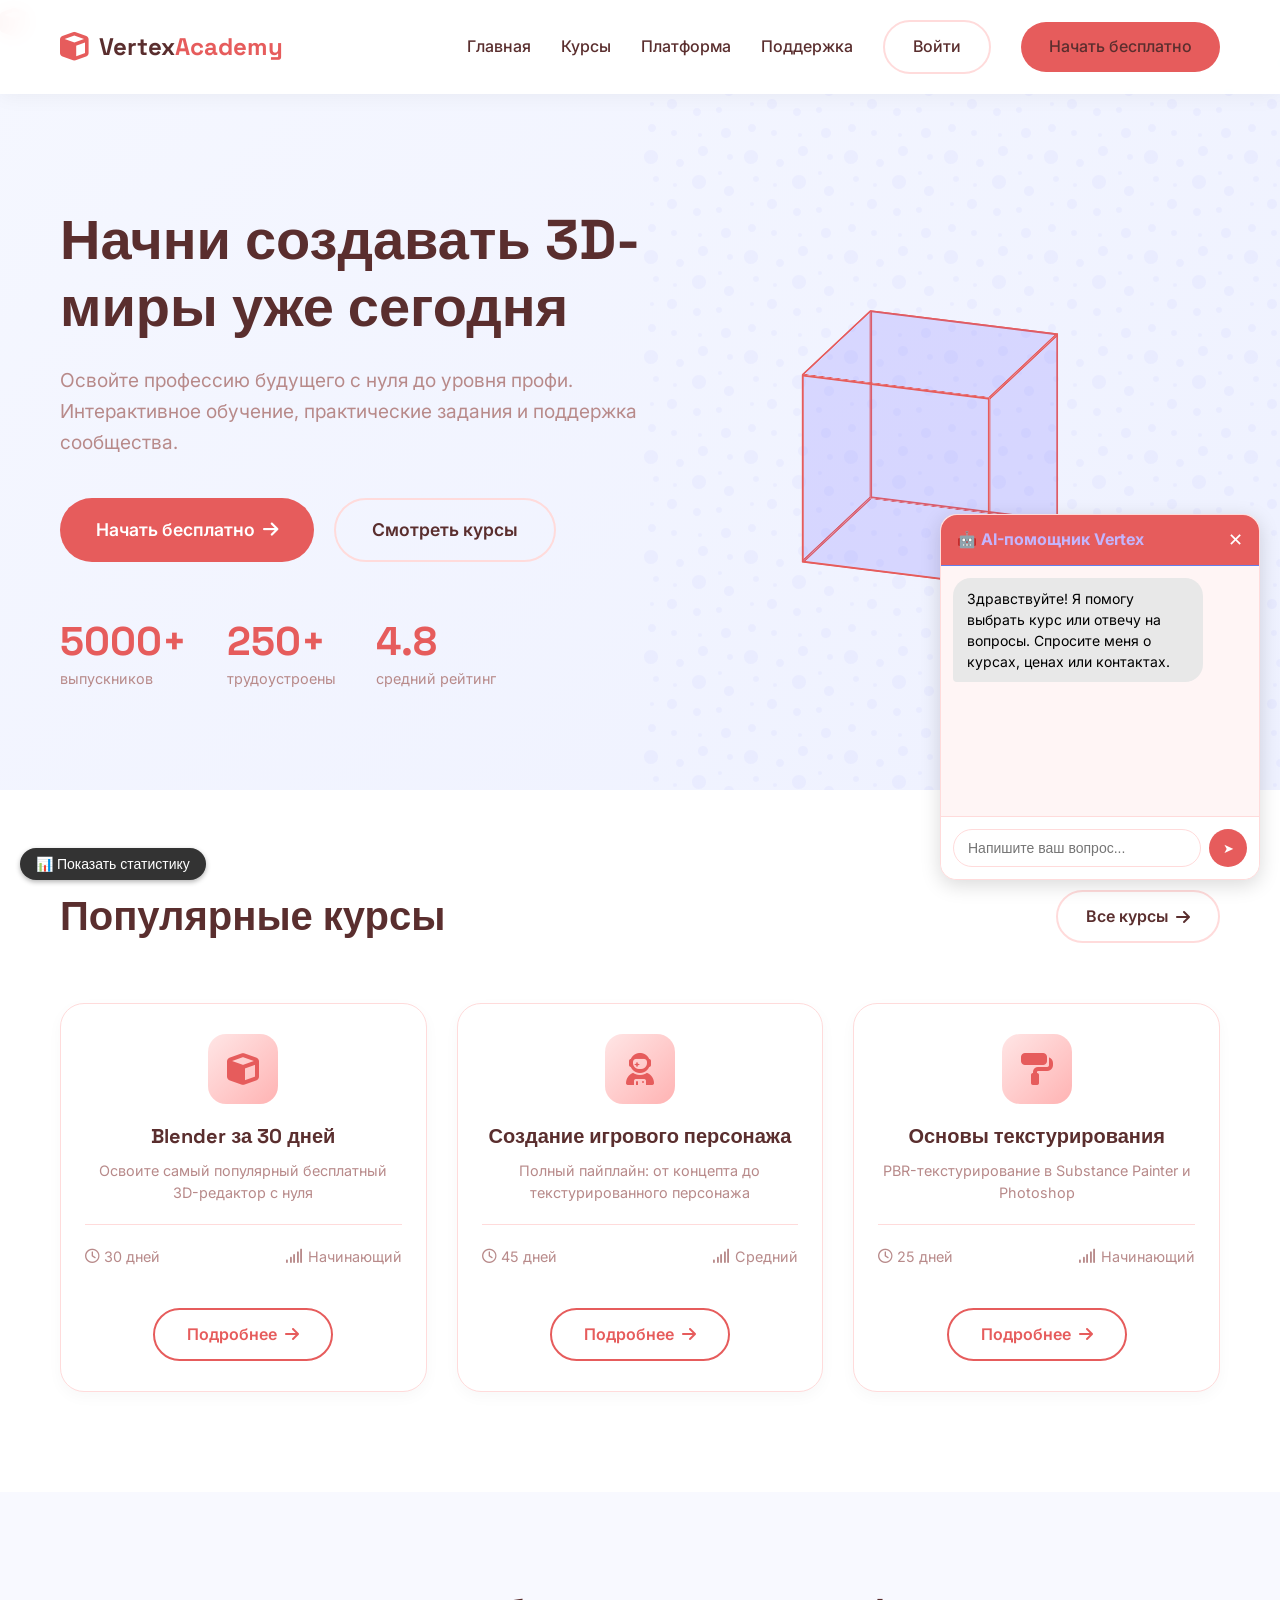
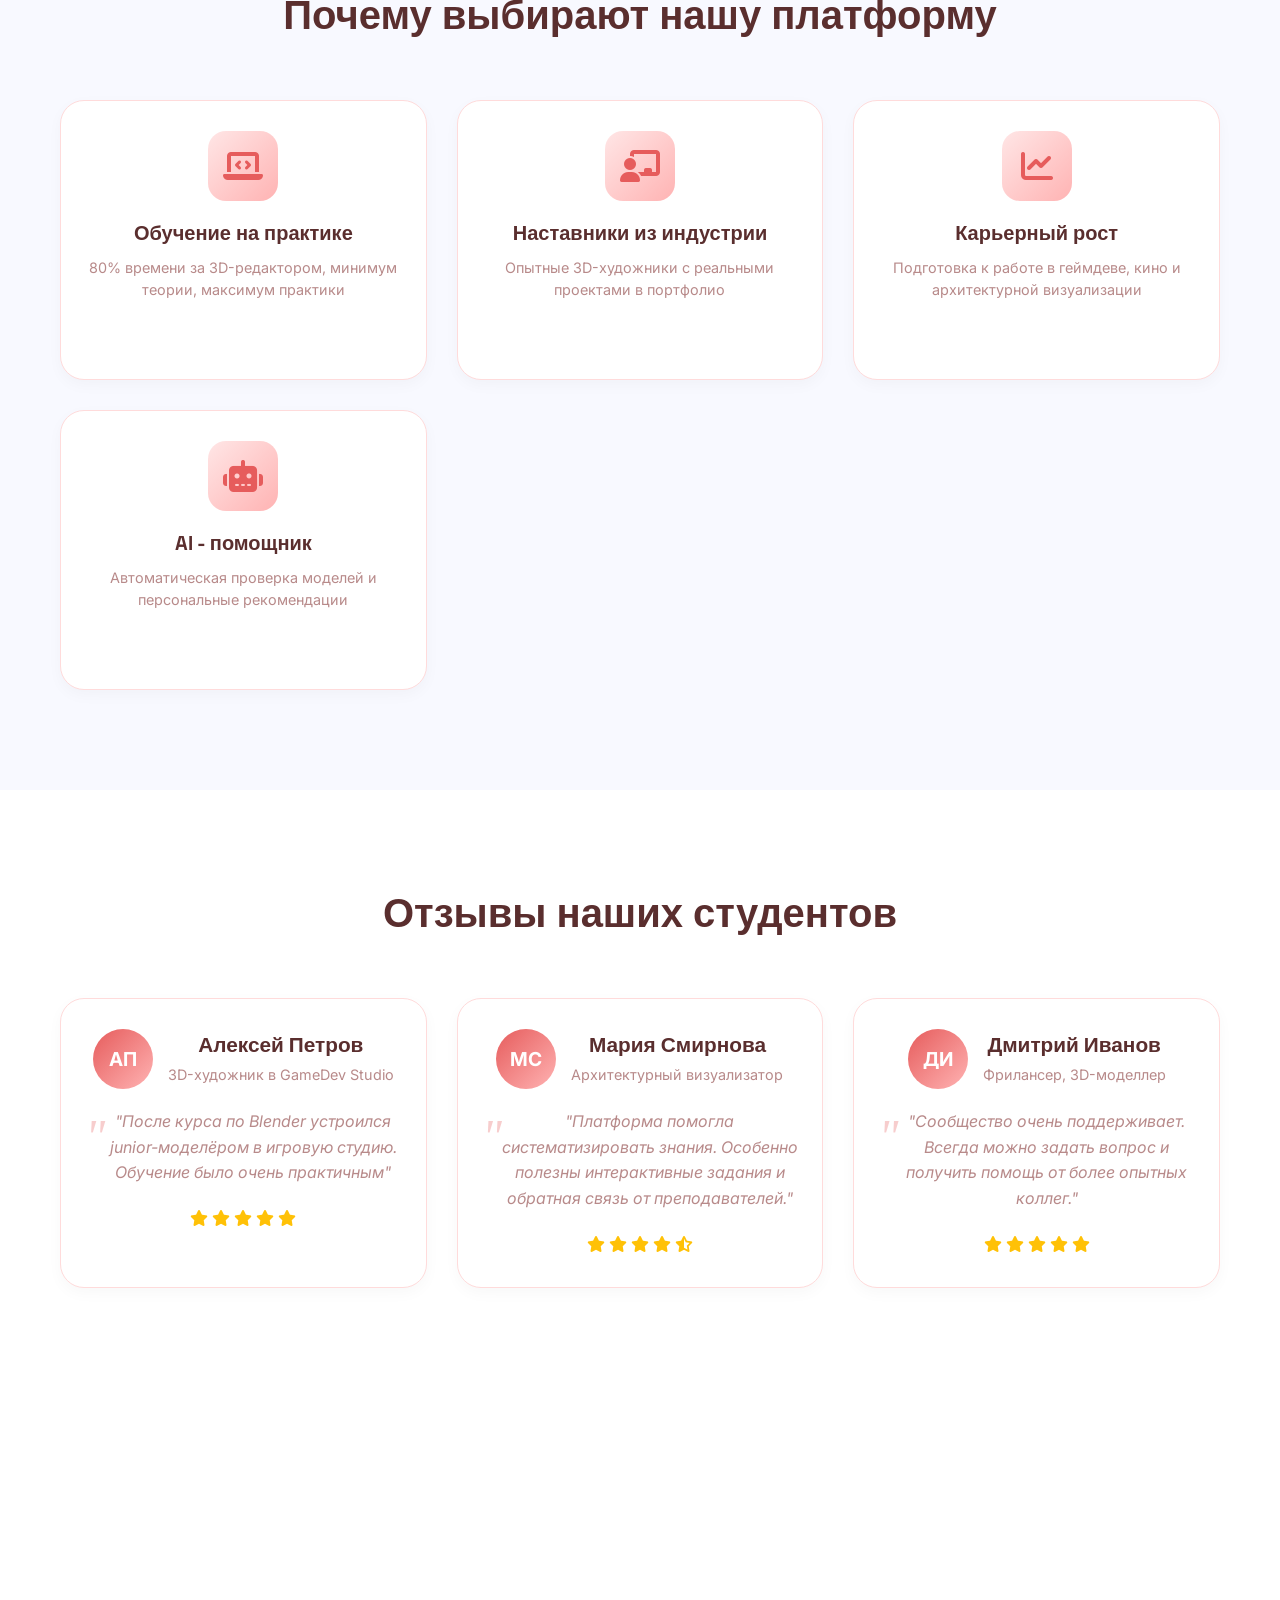
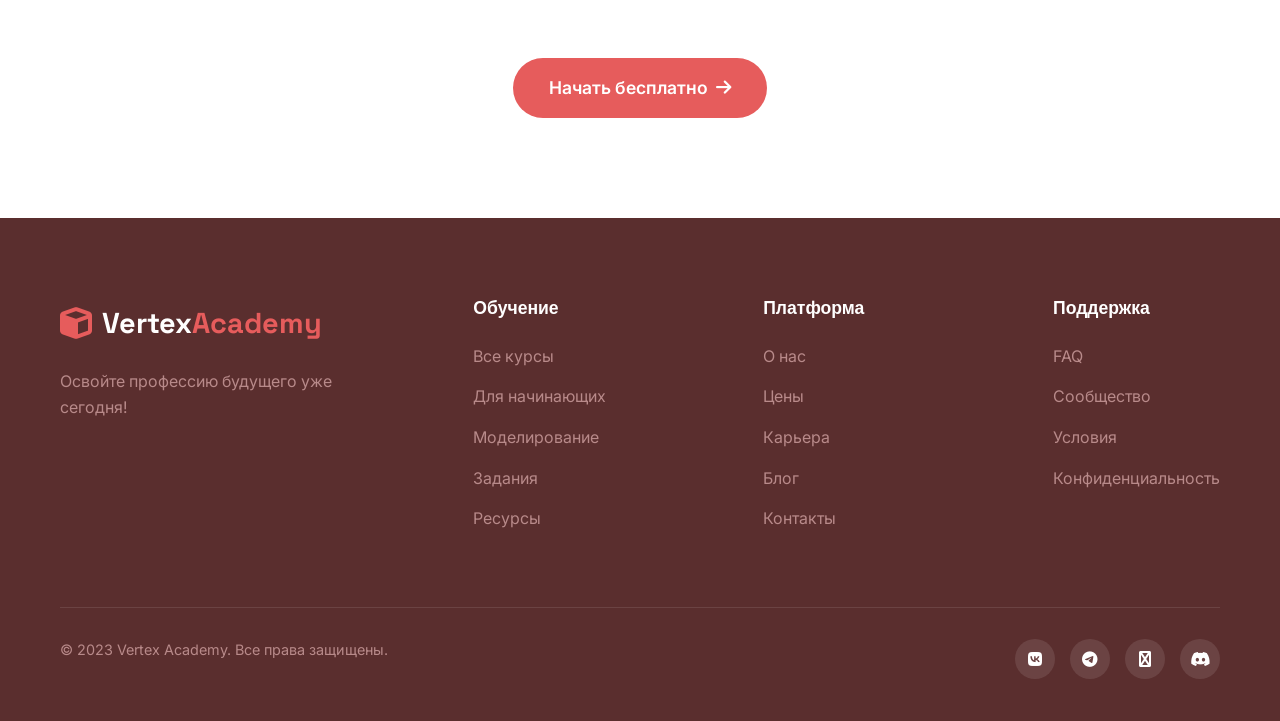
<file: index.html>
<!DOCTYPE html>
<html lang="ru">
<head>
    <meta charset="UTF-8">
    <meta name="viewport" content="width=device-width, initial-scale=1.0">
     <span class="logo-icon"><i class="fas fa-cube"></i></span>
    <title>Vertex Academy - Создание 3D-миров</title>
    <link rel="stylesheet" href="css/style.css">
    <link rel="stylesheet" href="css/responsive.css">
    <link rel="stylesheet" href="https://cdnjs.cloudflare.com/ajax/libs/font-awesome/6.4.0/css/all.min.css">
    <link rel="preconnect" href="https://fonts.googleapis.com">
    <link rel="preconnect" href="https://fonts.gstatic.com" crossorigin>
    <link href="https://fonts.googleapis.com/css2?family=Inter:wght@300;400;500;600;700;800&family=Space+Grotesk:wght@400;500;600;700&display=swap" rel="stylesheet">
    <!-- Подключение главного JS -->
<script src="js/main.js" defer></script>

<!-- Мета-теги безопасности и SEO -->
<meta name="description" content="Vertex Academy - обучение 3D-моделированию">
<meta http-equiv="Content-Security-Policy" content="default-src 'self'; script-src 'self' 'unsafe-inline'; style-src 'self' 'unsafe-inline';">
</head>
<body>
    <!-- Шапка и навигация -->
    <header class="header">
        <div class="container">
            <nav class="nav">
                <div class="logo">
                    <a href="index.html">
                        <span class="logo-icon"><i class="fas fa-cube"></i></span>
                        <span class="logo-text">Vertex<span class="logo-accent">Academy</span></span>
                    </a>
                </div>
                
                <ul class="nav-menu">
                    <li><a href="index.html">Главная</a></li>
                    <li><a href="courses.html">Курсы</a></li>
                    <li><a href="platform.html">Платформа</a></li>
                    <li><a href="support.html">Поддержка</a></li>
                    <li><a href="login.html" class="btn btn-outline">Войти</a></li>
                    <li><a href="#" class="btn btn-primary">Начать бесплатно</a></li>
                </ul>
                
                <button class="nav-toggle" id="navToggle">
                    <i class="fas fa-bars"></i>
                </button>
            </nav>
        </div>
    </header>

    <!-- Герой секция -->
    <section class="hero">
        <div class="container">
            <div class="hero-content">
                <h1 class="hero-title">Начни создавать 3D-миры уже сегодня</h1>
                <p class="hero-description">Освойте профессию будущего с нуля до уровня профи. Интерактивное обучение, практические задания и поддержка сообщества.</p>
                
                <div class="hero-buttons">
                    <a href="#" class="btn btn-primary btn-large">
                        <span>Начать бесплатно</span>
                        <i class="fas fa-arrow-right"></i>
                    </a>
                    <a href="courses.html" class="btn btn-outline btn-large">Смотреть курсы</a>
                </div>
                
                <div class="hero-stats">
                    <div class="stat">
                        <span class="stat-number">5000+</span>
                        <span class="stat-label">выпускников</span>
                    </div>
                    <div class="stat">
                        <span class="stat-number">250+</span>
                        <span class="stat-label">трудоустроены</span>
                    </div>
                    <div class="stat">
                        <span class="stat-number">4.8</span>
                        <span class="stat-label">средний рейтинг</span>
                    </div>
                </div>
            </div>
            
            <div class="hero-visual">
                <div class="cube">
                    <div class="cube-face cube-front"></div>
                    <div class="cube-face cube-back"></div>
                    <div class="cube-face cube-left"></div>
                    <div class="cube-face cube-right"></div>
                    <div class="cube-face cube-top"></div>
                    <div class="cube-face cube-bottom"></div>
                </div>
            </div>
        </div>
    </section>

    <!-- Популярные курсы -->
    <section class="courses" id="courses">
        <div class="container">
            <div class="section-header">
                <h2 class="section-title">Популярные курсы</h2>
                <a href="courses.html" class="btn btn-outline">Все курсы <i class="fas fa-arrow-right"></i></a>
            </div>
            
            <div class="courses-grid">
                <div class="course-card">
                    <div class="course-icon">
                        <i class="fas fa-cube"></i>
                    </div>
                    <h3 class="course-title">Blender за 30 дней</h3>
                    <p class="course-description">Освоите самый популярный бесплатный 3D-редактор с нуля</p>
                    <div class="course-meta">
                        <span class="course-duration"><i class="far fa-clock"></i> 30 дней</span>
                        <span class="course-level"><i class="fas fa-signal"></i> Начинающий</span>
                    </div>
                    <a href="course-blender.html" class="btn btn-secondary">Подробнее <i class="fas fa-arrow-right"></i></a>
                </div>
                
                <div class="course-card">
                    <div class="course-icon">
                        <i class="fas fa-user-astronaut"></i>
                    </div>
                    <h3 class="course-title">Создание игрового персонажа</h3>
                    <p class="course-description">Полный пайплайн: от концепта до текстурированного персонажа</p>
                    <div class="course-meta">
                        <span class="course-duration"><i class="far fa-clock"></i> 45 дней</span>
                        <span class="course-level"><i class="fas fa-signal"></i> Средний</span>
                    </div>
                    <a href="course-character.html" class="btn btn-secondary">Подробнее <i class="fas fa-arrow-right"></i></a>
                </div>
                
                <div class="course-card">
                    <div class="course-icon">
                        <i class="fas fa-paint-roller"></i>
                    </div>
                    <h3 class="course-title">Основы текстурирования</h3>
                    <p class="course-description">PBR-текстурирование в Substance Painter и Photoshop</p>
                    <div class="course-meta">
                        <span class="course-duration"><i class="far fa-clock"></i> 25 дней</span>
                        <span class="course-level"><i class="fas fa-signal"></i> Начинающий</span>
                    </div>
                    <a href="course-texturing.html" class="btn btn-secondary">Подробнее <i class="fas fa-arrow-right"></i></a>
                </div>
            </div>
        </div>
    </section>

    <!-- Почему выбирают нашу платформу -->
    <section class="features" id="features">
        <div class="container">
            <h2 class="section-title">Почему выбирают нашу платформу</h2>
            
            <div class="features-grid">
                <div class="feature-card">
                    <div class="feature-icon">
                        <i class="fas fa-laptop-code"></i>
                    </div>
                    <h3 class="feature-title">Обучение на практике</h3>
                    <p class="feature-description">80% времени за 3D-редактором, минимум теории, максимум практики</p>
                </div>
                
                <div class="feature-card">
                    <div class="feature-icon">
                        <i class="fas fa-chalkboard-teacher"></i>
                    </div>
                    <h3 class="feature-title">Наставники из индустрии</h3>
                    <p class="feature-description">Опытные 3D-художники с реальными проектами в портфолио</p>
                </div>
                
                <div class="feature-card">
                    <div class="feature-icon">
                        <i class="fas fa-chart-line"></i>
                    </div>
                    <h3 class="feature-title">Карьерный рост</h3>
                    <p class="feature-description">Подготовка к работе в геймдеве, кино и архитектурной визуализации</p>
                </div>
                
                <div class="feature-card">
                    <div class="feature-icon">
                        <i class="fas fa-robot"></i>
                    </div>
                    <h3 class="feature-title">AI - помощник</h3>
                    <p class="feature-description">Автоматическая проверка моделей и персональные рекомендации</p>
                </div>
            </div>
        </div>
    </section>

    <!-- Отзывы студентов -->
    <section class="reviews" id="reviews">
        <div class="container">
            <h2 class="section-title">Отзывы наших студентов</h2>
            
            <div class="reviews-grid">
                <div class="review-card">
                    <div class="review-header">
                        <div class="review-avatar">
                            <span>АП</span>
                        </div>
                        <div class="review-author">
                            <h4 class="review-name">Алексей Петров</h4>
                            <p class="review-position">3D-художник в GameDev Studio</p>
                        </div>
                    </div>
                    <p class="review-text">"После курса по Blender устроился junior-моделёром в игровую студию. Обучение было очень практичным"</p>
                    <div class="review-rating">
                        <i class="fas fa-star"></i>
                        <i class="fas fa-star"></i>
                        <i class="fas fa-star"></i>
                        <i class="fas fa-star"></i>
                        <i class="fas fa-star"></i>
                    </div>
                </div>
                
                <div class="review-card">
                    <div class="review-header">
                        <div class="review-avatar">
                            <span>МС</span>
                        </div>
                        <div class="review-author">
                            <h4 class="review-name">Мария Смирнова</h4>
                            <p class="review-position">Архитектурный визуализатор</p>
                        </div>
                    </div>
                    <p class="review-text">"Платформа помогла систематизировать знания. Особенно полезны интерактивные задания и обратная связь от преподавателей."</p>
                    <div class="review-rating">
                        <i class="fas fa-star"></i>
                        <i class="fas fa-star"></i>
                        <i class="fas fa-star"></i>
                        <i class="fas fa-star"></i>
                        <i class="fas fa-star-half-alt"></i>
                    </div>
                </div>
                
                <div class="review-card">
                    <div class="review-header">
                        <div class="review-avatar">
                            <span>ДИ</span>
                        </div>
                        <div class="review-author">
                            <h4 class="review-name">Дмитрий Иванов</h4>
                            <p class="review-position">Фрилансер, 3D-моделлер</p>
                        </div>
                    </div>
                    <p class="review-text">"Сообщество очень поддерживает. Всегда можно задать вопрос и получить помощь от более опытных коллег."</p>
                    <div class="review-rating">
                        <i class="fas fa-star"></i>
                        <i class="fas fa-star"></i>
                        <i class="fas fa-star"></i>
                        <i class="fas fa-star"></i>
                        <i class="fas fa-star"></i>
                    </div>
                </div>
            </div>
        </div>
    </section>

    <!-- CTA секция -->
    <section class="cta">
        <div class="container">
            <div class="cta-content">
                <h2 class="cta-title">Готовы начать свой путь в 3D?</h2>
                <p class="cta-description">Присоединяйтесь к 5000+ студентов, которые уже создают 3D-миры с Vertex Academy</p>
                <a href="#" class="btn btn-primary btn-large">
                    <span>Начать бесплатно</span>
                    <i class="fas fa-arrow-right"></i>
                </a>
            </div>
        </div>
    </section>

    <!-- Футер -->
    <footer class="footer" id="platform">
        <div class="container">
            <div class="footer-content">
                <div class="footer-logo">
                    <a href="index.html">
                        <span class="logo-icon"><i class="fas fa-cube"></i></span>
                        <span class="logo-text">Vertex<span class="logo-accent">Academy</span></span>
                    </a>
                    <p class="footer-tagline">Освойте профессию будущего уже сегодня!</p>
                </div>
                
                <div class="footer-links">
                    <div class="footer-column">
                        <h4 class="footer-title">Обучение</h4>
                        <ul class="footer-list">
                            <li><a href="courses.html">Все курсы</a></li>
                            <li><a href="courses.html">Для начинающих</a></li>
                            <li><a href="courses.html">Моделирование</a></li>
                            <li><a href="platform.html">Задания</a></li>
                            <li><a href="platform.html">Ресурсы</a></li>
                        </ul>
                    </div>
                    
                    <div class="footer-column">
                        <h4 class="footer-title">Платформа</h4>
                        <ul class="footer-list">
                            <li><a href="platform.html">О нас</a></li>
                            <li><a href="platform.html">Цены</a></li>
                            <li><a href="platform.html">Карьера</a></li>
                            <li><a href="platform.html">Блог</a></li>
                            <li><a href="platform.html">Контакты</a></li>
                        </ul>
                    </div>
                    
                    <div class="footer-column">
                        <h4 class="footer-title">Поддержка</h4>
                        <ul class="footer-list">
                            <li><a href="support.html">FAQ</a></li>
                            <li><a href="support.html">Сообщество</a></li>
                            <li><a href="support.html">Условия</a></li>
                            <li><a href="support.html">Конфиденциальность</a></li>
                        </ul>
                    </div>
                </div>
            </div>
            
            <div class="footer-bottom">
                <p class="copyright">&copy; 2023 Vertex Academy. Все права защищены.</p>
                <div class="social-links">
                    <a href="https://vk.com/club238417916"><i class="fab fa-vk"></i></a>
                    <a href="https://t.me/Vertex_Academyy"><i class="fab fa-telegram"></i></a>
                    <a href="forum.html"><i class="fab fa-comments"></i></a>
                    <a href="https://discord.gg/pwMGwv8s"><i class="fab fa-discord"></i></a>
                </div>
            </div>
        </div>
    </footer>

    <!-- JavaScript -->
    <script src="js/main.js"></script>
    <!-- Кнопка для показа статистики -->
<div style="position: fixed; bottom: 20px; left: 20px; z-index: 9999;">
    <button onclick="showStatsPanel()" style="background: #333; color: white; border: none; padding: 8px 16px; border-radius: 20px; cursor: pointer; font-size: 14px; box-shadow: 0 2px 5px rgba(0,0,0,0.3);">
        📊 Показать статистику
    </button>
</div>

<script>
function showStatsPanel() {
    // Создаем панель статистики
    let panel = document.getElementById('statsPanel');
    if(panel) {
        panel.remove();
        return;
    }
    
    panel = document.createElement('div');
    panel.id = 'statsPanel';
    panel.style.cssText = `
        position: fixed;
        top: 50%;
        left: 50%;
        transform: translate(-50%, -50%);
        background: #1a1a2e;
        color: white;
        padding: 20px;
        border-radius: 16px;
        border: 2px solid #667eea;
        z-index: 10000;
        max-width: 500px;
        max-height: 80vh;
        overflow: auto;
        font-family: monospace;
        font-size: 14px;
        box-shadow: 0 10px 30px rgba(0,0,0,0.5);
    `;
    
    // Получаем статистику
    const stats = localStorage.getItem('vertex_academy_stats');
    let statsText = 'Нет данных';
    if(stats) {
        try {
            const data = JSON.parse(stats);
            statsText = `
                <h3>📊 Статистика Vertex Academy</h3>
                <hr>
                <p><strong>📈 Общая статистика:</strong></p>
                <ul>
                    <li>Нажатий "Начать": ${data.totalClicksOnStart || 0}</li>
                    <li>Отправлено форм: ${data.feedbacksSent || 0}</li>
                    <li>Запросов к AI: ${data.aiQueries || 0}</li>
                </ul>
                <p><strong>📚 Просмотры курсов:</strong></p>
                <ul>
                    ${Object.entries(data.courseViews || {}).map(([course, count]) => `<li>${course}: ${count}</li>`).join('') || '<li>Нет данных</li>'}
                </ul>
                <p><strong>📄 Посещения страниц:</strong></p>
                <ul>
                    ${Object.entries(data.pageVisits || {}).map(([page, count]) => `<li>${page}: ${count}</li>`).join('') || '<li>Нет данных</li>'}
                </ul>
                <button onclick="this.parentElement.parentElement.remove()" style="margin-top: 15px; padding: 5px 15px; background: #667eea; border: none; border-radius: 8px; color: white; cursor: pointer;">Закрыть</button>
            `;
        } catch(e) {
            statsText = 'Ошибка чтения данных';
        }
    }
    
    panel.innerHTML = statsText;
    document.body.appendChild(panel);
}
</script>
<!-- Подключение базы данных -->
<script src="js/database.js"></script>
<script>
    // Проверка входа при загрузке
    document.addEventListener('DOMContentLoaded', async () => {
        await openDB();
        const userId = sessionStorage.getItem('userId');
        if (userId) {
            // Пользователь уже вошёл
            const logoutBtn = document.querySelector('.logout-btn');
            if (logoutBtn) logoutBtn.style.display = 'inline-block';
        }
    });
    
    // Функция для кнопки "Выйти"
    window.logout = function() {
        sessionStorage.removeItem('userId');
        window.location.reload();
    };
</script>
<!-- ========== РАБОТАЮЩИЙ AI-ЧАТ ========== -->
<style>
.ai-assistant {
    position: fixed;
    bottom: 20px;
    right: 20px;
    width: 320px;
    background: white;
    border-radius: 16px;
    box-shadow: 0 5px 20px rgba(0,0,0,0.15);
    border: 1px solid #ffdbdb;
    z-index: 1000;
    font-family: 'Inter', sans-serif;
}
.ai-header {
    background: #e65c5c;
    color: white;
    padding: 12px 16px;
    border-radius: 16px 16px 0 0;
    display: flex;
    justify-content: space-between;
    align-items: center;
    font-weight: 600;
}
.ai-close {
    background: none;
    border: none;
    color: white;
    font-size: 18px;
    cursor: pointer;
}
.ai-messages {
    height: 250px;
    overflow-y: auto;
    padding: 12px;
    background: #fff5f5;
}
.ai-message.bot {
    background: #e8e8e8;
    color: #000000 !important;
    padding: 10px 14px;
    border-radius: 18px;
    border-bottom-left-radius: 4px;
    margin-bottom: 8px;
    max-width: 85%;
    font-size: 14px;
}
.ai-message.user {
    background: #e65c5c;
    color: white;
    padding: 10px 14px;
    border-radius: 18px;
    border-bottom-right-radius: 4px;
    margin-bottom: 8px;
    margin-left: auto;
    max-width: 85%;
}
.ai-input-area {
    display: flex;
    padding: 12px;
    border-top: 1px solid #ffdbdb;
    gap: 8px;
    background: white;
    border-radius: 0 0 16px 16px;
}
.ai-input-area input {
    flex: 1;
    padding: 10px 14px;
    border: 1px solid #ffdbdb;
    border-radius: 25px;
    font-size: 14px;
    outline: none;
}
.ai-input-area input:focus {
    border-color: #e65c5c;
}
.ai-input-area button {
    width: 38px;
    height: 38px;
    background: #e65c5c;
    border: none;
    border-radius: 50%;
    color: white;
    cursor: pointer;
}
</style>

<div class="ai-assistant" id="aiAssistant">
    <div class="ai-header">
        <strong>🤖 AI-помощник Vertex</strong>
        <button class="ai-close" onclick="document.getElementById('aiAssistant').style.display='none'">✕</button>
    </div>
    <div class="ai-messages" id="aiMessages">
        <div class="ai-message bot">Здравствуйте! Я помогу выбрать курс или отвечу на вопросы. Спросите меня о курсах, ценах или контактах.</div>
    </div>
    <div class="ai-input-area">
        <input type="text" id="aiInput" placeholder="Напишите ваш вопрос...">
        <button id="askAiBtn">➤</button>
    </div>
</div>

<script>
// Логика ответов AI (работает)
document.addEventListener('DOMContentLoaded', function() {
    const input = document.getElementById('aiInput');
    const button = document.getElementById('askAiBtn');
    const messagesDiv = document.getElementById('aiMessages');
    
    if (!button) return;
    
    function addMessage(text, isUser = false) {
        const msgDiv = document.createElement('div');
        msgDiv.className = `ai-message ${isUser ? 'user' : 'bot'}`;
        msgDiv.textContent = text;
        messagesDiv.appendChild(msgDiv);
        messagesDiv.scrollTop = messagesDiv.scrollHeight;
    }
    
    function getAIResponse(question) {
        const q = question.toLowerCase();
        if (q.includes('курс') || q.includes('blender')) {
            return '🎓 Рекомендую курс "Blender за 30 дней" — подходит для начинающих. Хотите записаться?';
        } else if (q.includes('цена') || q.includes('стои') || q.includes('руб')) {
            return '💰 У нас есть бесплатные курсы и платные от 4990 ₽. Напишите, какой курс вас интересует!';
        } else if (q.includes('контакт') || q.includes('поддержк')) {
            return '📧 Связаться с нами можно через support@vertex-academy.ru или в разделе "Поддержка" на сайте.';
        } else if (q.includes('регистрац') || q.includes('войти')) {
            return '🔐 Для регистрации нажмите на кнопку "Начать бесплатно" на главной странице или перейдите в раздел "Вход".';
        } else {
            return '🤔 Я могу ответить на вопросы о курсах, ценах, регистрации или контактах. Что вас интересует?';
        }
    }
    
    async function askAI() {
        const question = input.value.trim();
        if (!question) return;
        
        addMessage(question, true);
        input.value = '';
        
        // Имитация задержки ответа
        setTimeout(() => {
            const answer = getAIResponse(question);
            addMessage(answer, false);
            
            // Сохраняем в базу данных (если есть)
            if (window.addAIInteraction && window.currentUserId) {
                window.addAIInteraction({
                    userId: window.currentUserId,
                    question: question,
                    answer: answer,
                    date: new Date().toISOString()
                }).catch(e => console.log('БД не готова'));
            }
        }, 500);
    }
    
    button.addEventListener('click', askAI);
    input.addEventListener('keypress', function(e) {
        if (e.key === 'Enter') askAI();
    });
});
</script>
</body>

</html>
</file>
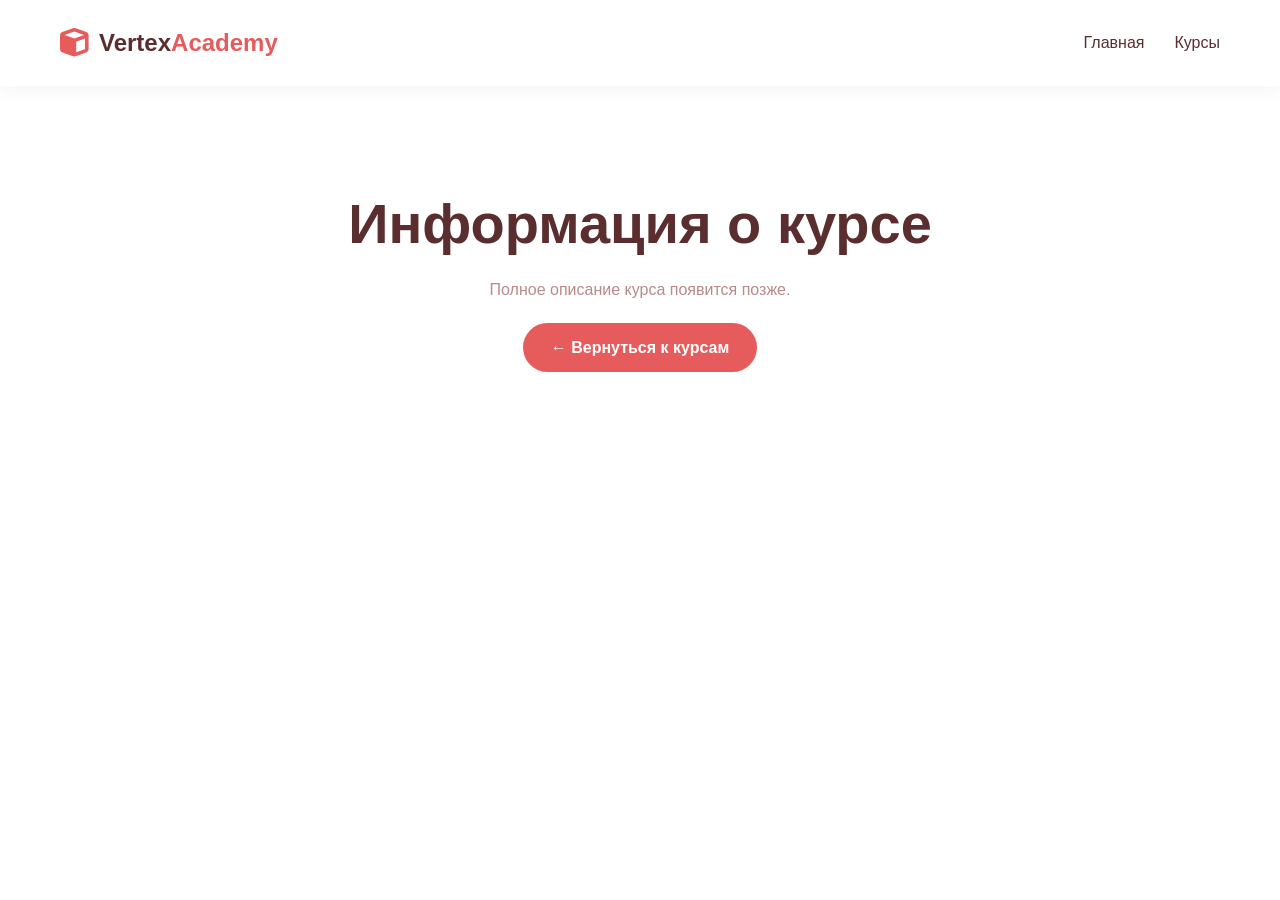
<file: course-blender.html>
<!DOCTYPE html>
<html lang="ru">
<head>
    <meta charset="UTF-8">
    <meta name="viewport" content="width=device-width, initial-scale=1.0">
    <title>Информация о курсе - Vertex Academy</title>
    <link rel="stylesheet" href="css/style.css">
    <link rel="stylesheet" href="https://cdnjs.cloudflare.com/ajax/libs/font-awesome/6.4.0/css/all.min.css">
</head>
<body>
    <header class="header">
        <div class="container">
            <nav class="nav">
                <div class="logo">
                    <a href="index.html">
                        <span class="logo-icon"><i class="fas fa-cube"></i></span>
                        <span class="logo-text">Vertex<span class="logo-accent">Academy</span></span>
                    </a>
                </div>
                <ul class="nav-menu">
                    <li><a href="index.html">Главная</a></li>
                    <li><a href="courses.html">Курсы</a></li>
                </ul>
            </nav>
        </div>
    </header>

    <main style="margin-top: 150px; text-align: center; padding: 40px;">
        <h1>Информация о курсе</h1>
        <p>Полное описание курса появится позже.</p>
        <a href="courses.html" class="btn btn-primary">← Вернуться к курсам</a>
    </main>

    <script src="js/main.js"></script>
</body>
</html>
</file>
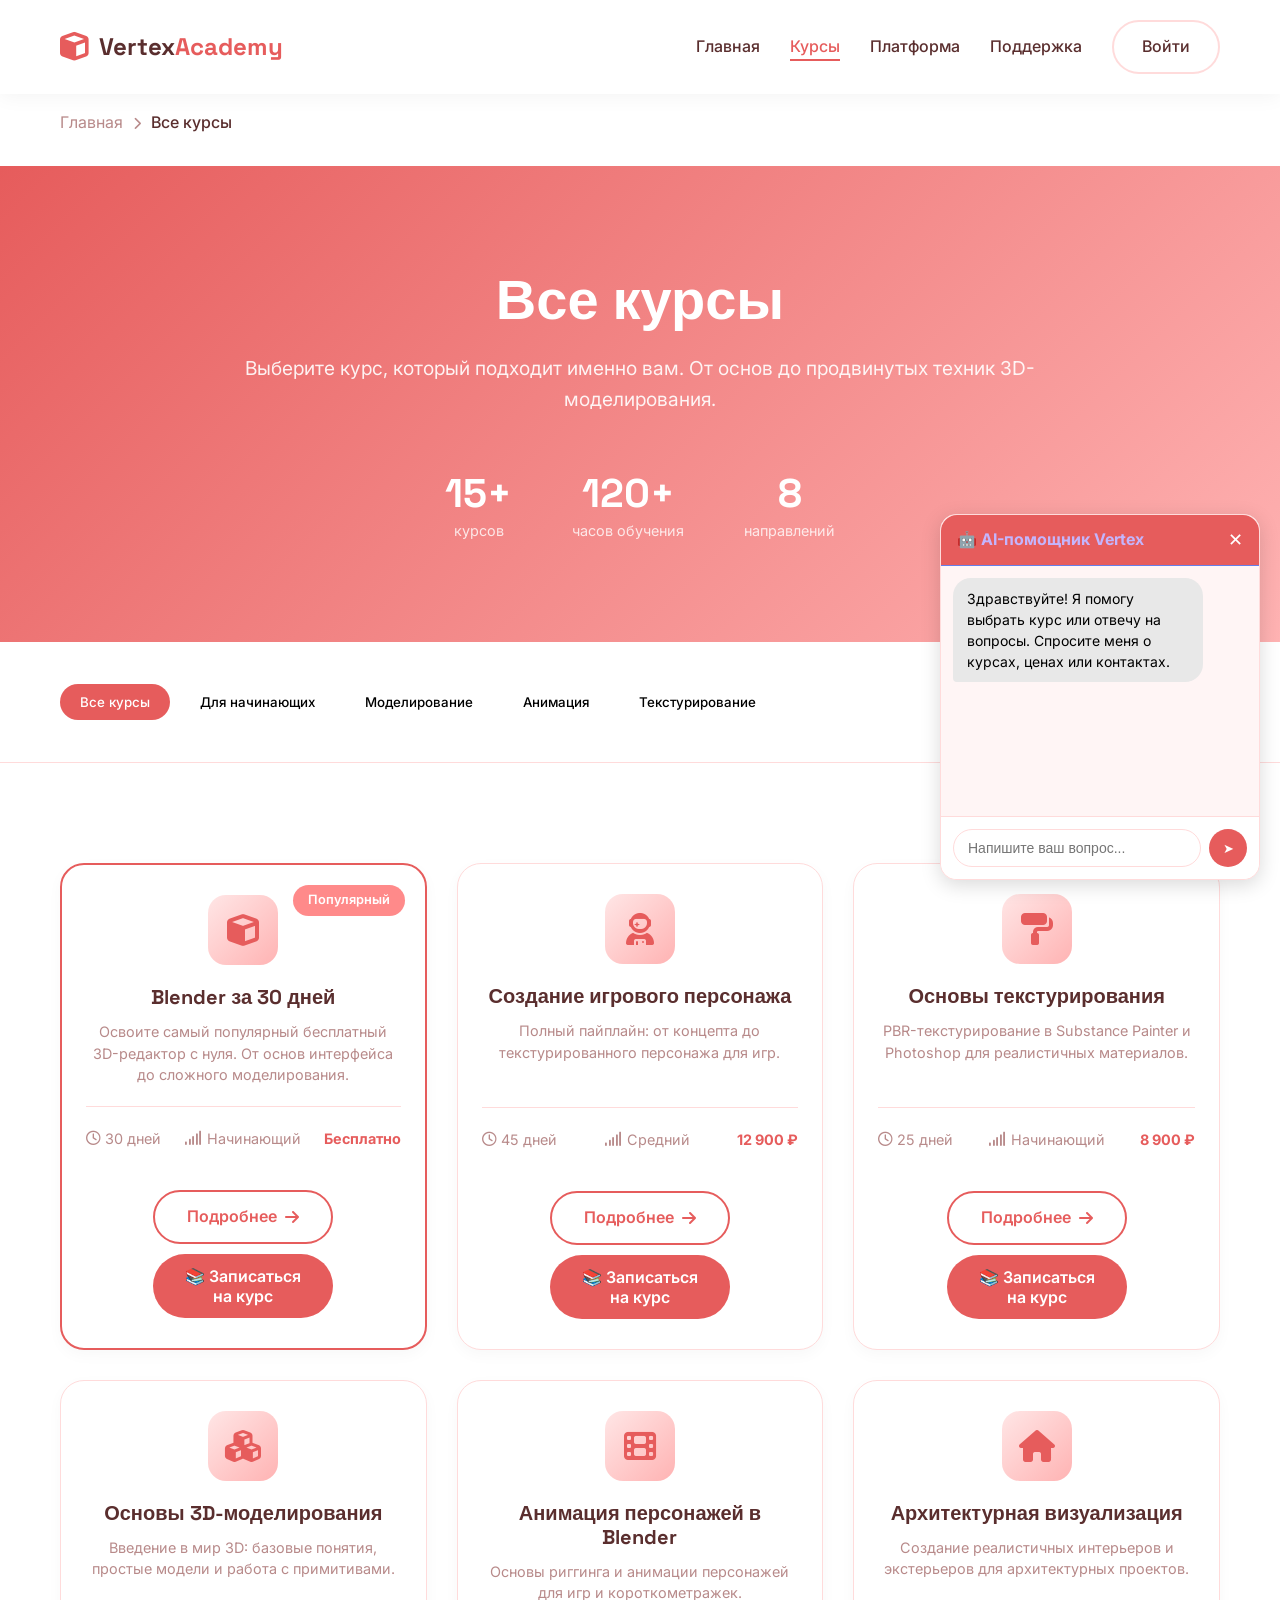
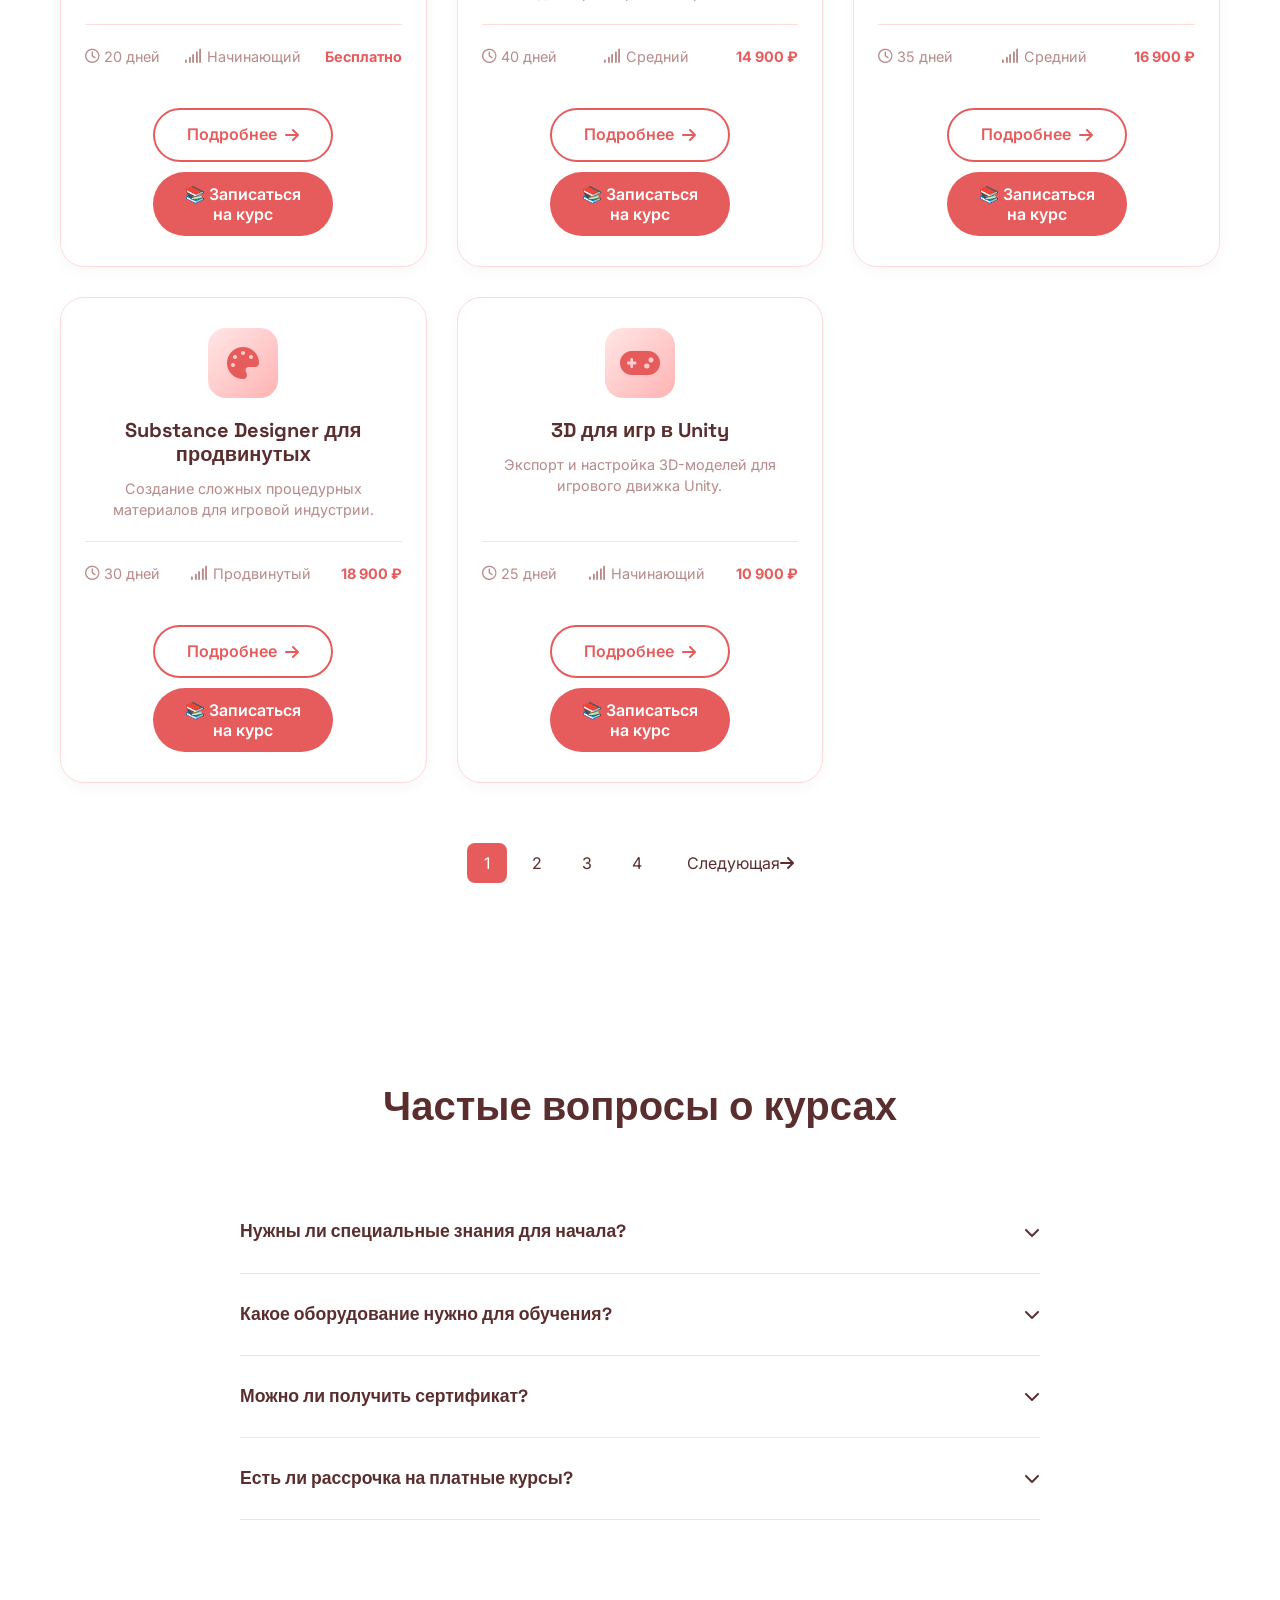
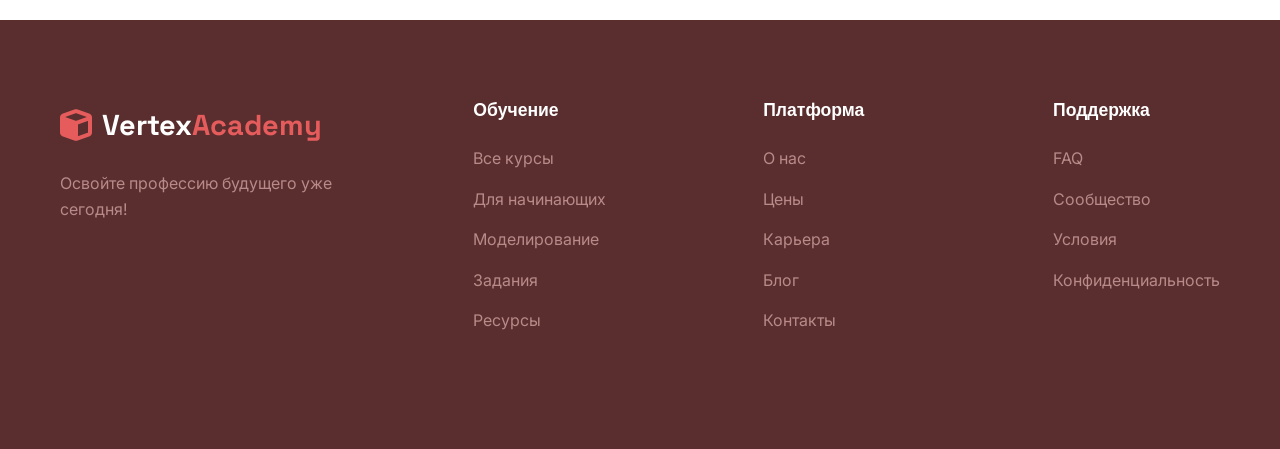
<file: courses.html>
<!DOCTYPE html>
<html lang="ru">
<head>
    <meta charset="UTF-8">
    <meta name="viewport" content="width=device-width, initial-scale=1.0">
    <title>Все курсы - Vertex Academy</title>
    <link rel="stylesheet" href="css/style.css">
    <link rel="stylesheet" href="css/responsive.css">
    <link rel="stylesheet" href="css/courses.css">
    <link rel="stylesheet" href="https://cdnjs.cloudflare.com/ajax/libs/font-awesome/6.4.0/css/all.min.css">
    <link rel="preconnect" href="https://fonts.googleapis.com">
    <link rel="preconnect" href="https://fonts.gstatic.com" crossorigin>
    <link href="https://fonts.googleapis.com/css2?family=Inter:wght@300;400;500;600;700;800&family=Space+Grotesk:wght@400;500;600;700&display=swap" rel="stylesheet">
</head>
<body>
    <!-- Шапка и навигация -->
    <header class="header">
        <div class="container">
            <nav class="nav">
                <div class="logo">
                    <a href="index.html">
                        <span class="logo-icon"><i class="fas fa-cube"></i></span>
                        <span class="logo-text">Vertex<span class="logo-accent">Academy</span></span>
                    </a>
                </div>
                
                <ul class="nav-menu">
                    <li><a href="index.html">Главная</a></li>
                    <li><a href="courses.html" class="active">Курсы</a></li>
                    <li><a href="platform.html">Платформа</a></li>
                    <li><a href="support.html">Поддержка</a></li>
                    <li><a href="login.html" class="btn btn-outline">Войти</a></li>
                </ul>
                
                <button class="nav-toggle" id="navToggle">
                    <i class="fas fa-bars"></i>
                </button>
            </nav>
        </div>
    </header>

    <!-- Хлебные крошки -->
    <section class="breadcrumbs">
        <div class="container">
            <nav class="breadcrumb-nav">
                <a href="index.html">Главная</a>
                <span><i class="fas fa-chevron-right"></i></span>
                <span class="current">Все курсы</span>
            </nav>
        </div>
    </section>

    <!-- Герой секция курсов -->
    <section class="page-hero">
        <div class="container">
            <div class="page-hero-content">
                <h1 class="page-hero-title">Все курсы</h1>
                <p class="page-hero-description">Выберите курс, который подходит именно вам. От основ до продвинутых техник 3D-моделирования.</p>
                
                <div class="page-hero-stats">
                    <div class="stat">
                        <span class="stat-number">15+</span>
                        <span class="stat-label">курсов</span>
                    </div>
                    <div class="stat">
                        <span class="stat-number">120+</span>
                        <span class="stat-label">часов обучения</span>
                    </div>
                    <div class="stat">
                        <span class="stat-number">8</span>
                        <span class="stat-label">направлений</span>
                    </div>
                </div>
            </div>
        </div>
    </section>

    <!-- Фильтры курсов -->
    <section class="course-filters">
        <div class="container">
            <div class="filters-container">
                <div class="filter-tabs">
                    <button class="filter-tab active" data-filter="all">Все курсы</button>
                    <button class="filter-tab" data-filter="beginner" id="beginner">Для начинающих</button>
                    <button class="filter-tab" data-filter="modeling" id="modeling">Моделирование</button>
                    <button class="filter-tab" data-filter="animation">Анимация</button>
                    <button class="filter-tab" data-filter="texturing">Текстурирование</button>
                </div>
                
                <div class="filter-sort">
                    <select id="sortSelect" class="sort-select">
                        <option value="popular">По популярности</option>
                        <option value="new">Сначала новые</option>
                        <option value="price-low">По цене (сначала дешевые)</option>
                        <option value="price-high">По цене (сначала дорогие)</option>
                        <option value="duration">По длительности</option>
                    </select>
                </div>
            </div>
        </div>
    </section>

    <!-- Все курсы -->
    <section class="all-courses">
        <div class="container">
            <div class="courses-grid extended">
                <!-- Курс 1 -->
                <div class="course-card featured" data-category="beginner modeling">
                    <div class="course-badge">Популярный</div>
                    <div class="course-icon">
                        <i class="fas fa-cube"></i>
                    </div>
                    <h3 class="course-title">Blender за 30 дней</h3>
                    <p class="course-description">Освоите самый популярный бесплатный 3D-редактор с нуля. От основ интерфейса до сложного моделирования.</p>
                    <div class="course-meta">
                        <span class="course-duration"><i class="far fa-clock"></i> 30 дней</span>
                        <span class="course-level"><i class="fas fa-signal"></i> Начинающий</span>
                        <span class="course-price">Бесплатно</span>
                    </div>
                   <a href="learn.html?courseId=1" class="btn btn-secondary">Подробнее <i class="fas fa-arrow-right"></i></a>
                   <button class="btn btn-primary enroll-btn" data-course-id="1" style="margin-top:10px;">📚 Записаться на курс</button>
                </div>
                
                <!-- Курс 2 -->
                <div class="course-card" data-category="modeling">
                    <div class="course-icon">
                        <i class="fas fa-user-astronaut"></i>
                    </div>
                    <h3 class="course-title">Создание игрового персонажа</h3>
                    <p class="course-description">Полный пайплайн: от концепта до текстурированного персонажа для игр.</p>
                    <div class="course-meta">
                        <span class="course-duration"><i class="far fa-clock"></i> 45 дней</span>
                        <span class="course-level"><i class="fas fa-signal"></i> Средний</span>
                        <span class="course-price">12 900 ₽</span>
                    </div>
                    <a href="learn.html?courseId=1" class="btn btn-secondary">Подробнее <i class="fas fa-arrow-right"></i></a>
                <button class="btn btn-primary enroll-btn" data-course-id="2" style="margin-top:10px;">📚 Записаться на курс</button>
                </div>
                
                <!-- Курс 3 -->
                <div class="course-card" data-category="texturing">
                    <div class="course-icon">
                        <i class="fas fa-paint-roller"></i>
                    </div>
                    <h3 class="course-title">Основы текстурирования</h3>
                    <p class="course-description">PBR-текстурирование в Substance Painter и Photoshop для реалистичных материалов.</p>
                    <div class="course-meta">
                        <span class="course-duration"><i class="far fa-clock"></i> 25 дней</span>
                        <span class="course-level"><i class="fas fa-signal"></i> Начинающий</span>
                        <span class="course-price">8 900 ₽</span>
                    </div>
                   <a href="learn.html?courseId=1" class="btn btn-secondary">Подробнее <i class="fas fa-arrow-right"></i></a>
                    <button class="btn btn-primary enroll-btn" data-course-id="3" style="margin-top:10px;">📚 Записаться на курс</button>
                </div>
                
                <!-- Курс 4 -->
                <div class="course-card" data-category="beginner">
                    <div class="course-icon">
                        <i class="fas fa-cubes"></i>
                    </div>
                    <h3 class="course-title">Основы 3D-моделирования</h3>
                    <p class="course-description">Введение в мир 3D: базовые понятия, простые модели и работа с примитивами.</p>
                    <div class="course-meta">
                        <span class="course-duration"><i class="far fa-clock"></i> 20 дней</span>
                        <span class="course-level"><i class="fas fa-signal"></i> Начинающий</span>
                        <span class="course-price">Бесплатно</span>
                    </div>
                    <a href="learn.html?courseId=1" class="btn btn-secondary">Подробнее <i class="fas fa-arrow-right"></i></a>
                    <button class="btn btn-primary enroll-btn" data-course-id="4" style="margin-top:10px;">📚 Записаться на курс</button>
                </div>
                
                <!-- Курс 5 -->
                <div class="course-card" data-category="animation">
                    <div class="course-icon">
                        <i class="fas fa-film"></i>
                    </div>
                    <h3 class="course-title">Анимация персонажей в Blender</h3>
                    <p class="course-description">Основы риггинга и анимации персонажей для игр и короткометражек.</p>
                    <div class="course-meta">
                        <span class="course-duration"><i class="far fa-clock"></i> 40 дней</span>
                        <span class="course-level"><i class="fas fa-signal"></i> Средний</span>
                        <span class="course-price">14 900 ₽</span>
                    </div>
                    <a href="learn.html?courseId=1" class="btn btn-secondary">Подробнее <i class="fas fa-arrow-right"></i></a>
                    <button class="btn btn-primary enroll-btn" data-course-id="5" style="margin-top:10px;">📚 Записаться на курс</button>
                </div>
                
                <!-- Курс 6 -->
                <div class="course-card" data-category="modeling">
                    <div class="course-icon">
                        <i class="fas fa-home"></i>
                    </div>
                    <h3 class="course-title">Архитектурная визуализация</h3>
                    <p class="course-description">Создание реалистичных интерьеров и экстерьеров для архитектурных проектов.</p>
                    <div class="course-meta">
                        <span class="course-duration"><i class="far fa-clock"></i> 35 дней</span>
                        <span class="course-level"><i class="fas fa-signal"></i> Средний</span>
                        <span class="course-price">16 900 ₽</span>
                    </div>
                    <a href="learn.html?courseId=1" class="btn btn-secondary">Подробнее <i class="fas fa-arrow-right"></i></a>
                    <button class="btn btn-primary enroll-btn" data-course-id="6" style="margin-top:10px;">📚 Записаться на курс</button>
                </div>
                
                <!-- Курс 7 -->
                <div class="course-card" data-category="texturing">
                    <div class="course-icon">
                        <i class="fas fa-palette"></i>
                    </div>
                    <h3 class="course-title">Substance Designer для продвинутых</h3>
                    <p class="course-description">Создание сложных процедурных материалов для игровой индустрии.</p>
                    <div class="course-meta">
                        <span class="course-duration"><i class="far fa-clock"></i> 30 дней</span>
                        <span class="course-level"><i class="fas fa-signal"></i> Продвинутый</span>
                        <span class="course-price">18 900 ₽</span>
                    </div>
                    <a href="learn.html?courseId=1" class="btn btn-secondary">Подробнее <i class="fas fa-arrow-right"></i></a>
                    <button class="btn btn-primary enroll-btn" data-course-id="7" style="margin-top:10px;">📚 Записаться на курс</button>
                </div>
                
                <!-- Курс 8 -->
                <div class="course-card" data-category="beginner">
                    <div class="course-icon">
                        <i class="fas fa-gamepad"></i>
                    </div>
                    <h3 class="course-title">3D для игр в Unity</h3>
                    <p class="course-description">Экспорт и настройка 3D-моделей для игрового движка Unity.</p>
                    <div class="course-meta">
                        <span class="course-duration"><i class="far fa-clock"></i> 25 дней</span>
                        <span class="course-level"><i class="fas fa-signal"></i> Начинающий</span>
                        <span class="course-price">10 900 ₽</span>
                    </div>
                  <a href="learn.html?courseId=1" class="btn btn-secondary">Подробнее <i class="fas fa-arrow-right"></i></a>
                    <button class="btn btn-primary enroll-btn" data-course-id="8" style="margin-top:10px;">📚 Записаться на курс</button>
                </div>
            </div>
            
            <div class="pagination">
                <a href="#" class="page-link active">1</a>
                <a href="#" class="page-link">2</a>
                <a href="#" class="page-link">3</a>
                <a href="#" class="page-link">4</a>
                <a href="#" class="page-link next">Следующая <i class="fas fa-arrow-right"></i></a>
            </div>
        </div>
    </section>

    <!-- FAQ по курсам -->
    <section class="faq-section">
        <div class="container">
            <h2 class="section-title">Частые вопросы о курсах</h2>
            
            <div class="faq-grid">
                <div class="faq-item">
                    <div class="faq-question">
                        <h4>Нужны ли специальные знания для начала?</h4>
                        <i class="fas fa-chevron-down"></i>
                    </div>
                    <div class="faq-answer">
                        <p>Нет, большинство наших курсов рассчитаны на начинающих. Мы начинаем с самых основ и постепенно переходим к более сложным темам.</p>
                    </div>
                </div>
                
                <div class="faq-item">
                    <div class="faq-question">
                        <h4>Какое оборудование нужно для обучения?</h4>
                        <i class="fas fa-chevron-down"></i>
                    </div>
                    <div class="faq-answer">
                        <p>Достаточно компьютера с Windows, macOS или Linux. Для комфортной работы с 3D-редакторами рекомендуется иметь минимум 8 ГБ оперативной памяти и видеокарту с поддержкой OpenGL 3.3+.</p>
                    </div>
                </div>
                
                <div class="faq-item">
                    <div class="faq-question">
                        <h4>Можно ли получить сертификат?</h4>
                        <i class="fas fa-chevron-down"></i>
                    </div>
                    <div class="faq-answer">
                        <p>Да, по окончании каждого платного курса вы получите сертификат Vertex Academy, который можно добавить в портфолио или LinkedIn.</p>
                    </div>
                </div>
                
                <div class="faq-item">
                    <div class="faq-question">
                        <h4>Есть ли рассрочка на платные курсы?</h4>
                        <i class="fas fa-chevron-down"></i>
                    </div>
                    <div class="faq-answer">
                        <p>Да, мы предлагаем рассрочку на все курсы стоимостью от 5 000 рублей. Оформляется прямо на сайте при оплате.</p>
                    </div>
                </div>
            </div>
        </div>
    </section>

    <!-- Футер -->
    <footer class="footer" id="platform">
        <div class="container">
            <div class="footer-content">
                <div class="footer-logo">
                    <a href="index.html">
                        <span class="logo-icon"><i class="fas fa-cube"></i></span>
                        <span class="logo-text">Vertex<span class="logo-accent">Academy</span></span>
                    </a>
                    <p class="footer-tagline">Освойте профессию будущего уже сегодня!</p>
                </div>
                
                <div class="footer-links">
                    <div class="footer-column">
                        <h4 class="footer-title">Обучение</h4>
                        <ul class="footer-list">
                            <li><a href="courses.html">Все курсы</a></li>
                            <li><a href="courses.html">Для начинающих</a></li>
                            <li><a href="courses.html">Моделирование</a></li>
                            <li><a href="platform.html">Задания</a></li>
                            <li><a href="platform.html">Ресурсы</a></li>
                        </ul>
                    </div>
                    
                    <div class="footer-column">
                        <h4 class="footer-title">Платформа</h4>
                        <ul class="footer-list">
                            <li><a href="platform.html">О нас</a></li>
                            <li><a href="platform.html">Цены</a></li>
                            <li><a href="platform.html">Карьера</a></li>
                            <li><a href="platform.html">Блог</a></li>
                            <li><a href="platform.html">Контакты</a></li>
                        </ul>
                    </div>
                    
                    <div class="footer-column">
                        <h4 class="footer-title">Поддержка</h4>
                        <ul class="footer-list">
                            <li><a href="support.html">FAQ</a></li>
                            <li><a href="support.html">Сообщество</a></li>
                            <li><a href="support.html">Условия</a></li>
                            <li><a href="support.html">Конфиденциальность</a></li>
                        </ul>
                    </div>
                </div>
            </div>

    <!-- JavaScript -->
    <script src="js/main.js"></script>
    <script src="js/courses.js"></script>
    <script src="js/database.js"></script>
<script>
    document.addEventListener('DOMContentLoaded', async () => {
        await openDB();
        
        // Делаем все кнопки "Подробнее" и "Записаться" кликабельными
        const userId = sessionStorage.getItem('userId');
        
        document.querySelectorAll('.course-card .btn-secondary, .course-card .btn-card').forEach(btn => {
            if (btn.textContent.includes('Подробнее')) {
                btn.addEventListener('click', (e) => {
                    const card = btn.closest('.course-card');
                    const title = card?.querySelector('.course-title')?.textContent || 'Курс';
                    alert(`🔍 Информация о курсе "${title}" будет доступна позже.`);
                });
            }
        });
        
        document.querySelectorAll('.course-card .btn-primary, .course-card .enroll-btn').forEach(btn => {
            if (btn.textContent.includes('Записаться') || btn.textContent.includes('Начать')) {
                btn.addEventListener('click', async (e) => {
                    if (!userId) {
                        if (confirm('Нужно войти в аккаунт. Перейти на страницу входа?')) {
                            window.location.href = 'login.html';
                        }
                        return;
                    }
                    
                    const card = btn.closest('.course-card');
                    const title = card?.querySelector('.course-title')?.textContent || 'Курс';
                    const priceSpan = card?.querySelector('.course-price');
                    let courseId = 1;
                    if (title.includes('Blender')) courseId = 1;
                    else if (title.includes('персонажа')) courseId = 2;
                    else if (title.includes('текстурирования')) courseId = 3;
                    
                    alert(`✅ Вы записаны на курс "${title}"!`);
                    
                    // Сохраняем в базу данных
                    await addEnrollment({
                        userId: parseInt(userId),
                        courseId: courseId,
                        enrolledAt: new Date().toISOString()
                    });
                });
            }
        });
    });
</script>
<!-- ========== РАБОТАЮЩИЙ AI-ЧАТ ========== -->
<style>
.ai-assistant {
    position: fixed;
    bottom: 20px;
    right: 20px;
    width: 320px;
    background: white;
    border-radius: 16px;
    box-shadow: 0 5px 20px rgba(0,0,0,0.15);
    border: 1px solid #ffdbdb;
    z-index: 1000;
    font-family: 'Inter', sans-serif;
}
.ai-header {
    background: #e65c5c;
    color: white;
    padding: 12px 16px;
    border-radius: 16px 16px 0 0;
    display: flex;
    justify-content: space-between;
    align-items: center;
    font-weight: 600;
}
.ai-close {
    background: none;
    border: none;
    color: white;
    font-size: 18px;
    cursor: pointer;
}
.ai-messages {
    height: 250px;
    overflow-y: auto;
    padding: 12px;
    background: #fff5f5;
}
.ai-message.bot {
    background: #e8e8e8;
    color: #000000 !important;
    padding: 10px 14px;
    border-radius: 18px;
    border-bottom-left-radius: 4px;
    margin-bottom: 8px;
    max-width: 85%;
    font-size: 14px;
}
.ai-message.user {
    background: #e65c5c;
    color: white;
    padding: 10px 14px;
    border-radius: 18px;
    border-bottom-right-radius: 4px;
    margin-bottom: 8px;
    margin-left: auto;
    max-width: 85%;
}
.ai-input-area {
    display: flex;
    padding: 12px;
    border-top: 1px solid #ffdbdb;
    gap: 8px;
    background: white;
    border-radius: 0 0 16px 16px;
}
.ai-input-area input {
    flex: 1;
    padding: 10px 14px;
    border: 1px solid #ffdbdb;
    border-radius: 25px;
    font-size: 14px;
    outline: none;
}
.ai-input-area input:focus {
    border-color: #e65c5c;
}
.ai-input-area button {
    width: 38px;
    height: 38px;
    background: #e65c5c;
    border: none;
    border-radius: 50%;
    color: white;
    cursor: pointer;
}
</style>

<div class="ai-assistant" id="aiAssistant">
    <div class="ai-header">
        <strong>🤖 AI-помощник Vertex</strong>
        <button class="ai-close" onclick="document.getElementById('aiAssistant').style.display='none'">✕</button>
    </div>
    <div class="ai-messages" id="aiMessages">
        <div class="ai-message bot">Здравствуйте! Я помогу выбрать курс или отвечу на вопросы. Спросите меня о курсах, ценах или контактах.</div>
    </div>
    <div class="ai-input-area">
        <input type="text" id="aiInput" placeholder="Напишите ваш вопрос...">
        <button id="askAiBtn">➤</button>
    </div>
</div>

<script>
// Логика ответов AI (работает)
document.addEventListener('DOMContentLoaded', function() {
    const input = document.getElementById('aiInput');
    const button = document.getElementById('askAiBtn');
    const messagesDiv = document.getElementById('aiMessages');
    
    if (!button) return;
    
    function addMessage(text, isUser = false) {
        const msgDiv = document.createElement('div');
        msgDiv.className = `ai-message ${isUser ? 'user' : 'bot'}`;
        msgDiv.textContent = text;
        messagesDiv.appendChild(msgDiv);
        messagesDiv.scrollTop = messagesDiv.scrollHeight;
    }
    
    function getAIResponse(question) {
        const q = question.toLowerCase();
        if (q.includes('курс') || q.includes('blender')) {
            return '🎓 Рекомендую курс "Blender за 30 дней" — подходит для начинающих. Хотите записаться?';
        } else if (q.includes('цена') || q.includes('стои') || q.includes('руб')) {
            return '💰 У нас есть бесплатные курсы и платные от 4990 ₽. Напишите, какой курс вас интересует!';
        } else if (q.includes('контакт') || q.includes('поддержк')) {
            return '📧 Связаться с нами можно через support@vertex-academy.ru или в разделе "Поддержка" на сайте.';
        } else if (q.includes('регистрац') || q.includes('войти')) {
            return '🔐 Для регистрации нажмите на кнопку "Начать бесплатно" на главной странице или перейдите в раздел "Вход".';
        } else {
            return '🤔 Я могу ответить на вопросы о курсах, ценах, регистрации или контактах. Что вас интересует?';
        }
    }
    
    async function askAI() {
        const question = input.value.trim();
        if (!question) return;
        
        addMessage(question, true);
        input.value = '';
        
        // Имитация задержки ответа
        setTimeout(() => {
            const answer = getAIResponse(question);
            addMessage(answer, false);
            
            // Сохраняем в базу данных (если есть)
            if (window.addAIInteraction && window.currentUserId) {
                window.addAIInteraction({
                    userId: window.currentUserId,
                    question: question,
                    answer: answer,
                    date: new Date().toISOString()
                }).catch(e => console.log('БД не готова'));
            }
        }, 500);
    }
    
    button.addEventListener('click', askAI);
    input.addEventListener('keypress', function(e) {
        if (e.key === 'Enter') askAI();
    });
});

    // Добавьте этот код в существующий <script> в конце courses.html

// Обработчики для кнопок "Записаться на курс"
document.querySelectorAll('.enroll-btn').forEach(btn => {
    btn.addEventListener('click', async (e) => {
        const userId = sessionStorage.getItem('userId');
        
        if (!userId) {
            if (confirm('Нужно войти в аккаунт. Перейти на страницу входа?')) {
                window.location.href = 'login.html';
            }
            return;
        }
        
        const courseId = parseInt(btn.dataset.courseId);
        const courseTitle = btn.closest('.course-card')?.querySelector('.course-title')?.textContent || 'Курс';
        
        try {
            // Проверяем, не записан ли уже
            const enrollments = await getEnrollmentsByUser(parseInt(userId));
            if (enrollments.some(e => e.courseId === courseId)) {
                alert('✅ Вы уже записаны на этот курс!');
                return;
            }
            
            // Записываем на курс
            await addEnrollment({
                userId: parseInt(userId),
                courseId: courseId,
                enrolledAt: new Date().toISOString()
            });
            
            alert(`✅ Вы успешно записаны на курс "${courseTitle}"!`);
            
            // Предлагаем перейти к обучению
            if (confirm('Перейти к обучению?')) {
                window.location.href = `learn.html?courseId=${courseId}`;
            }
        } catch(error) {
            console.error('Ошибка:', error);
            alert('Произошла ошибка при записи. Попробуйте позже.');
        }
    });
});
</script>
</body>
</html>
</file>
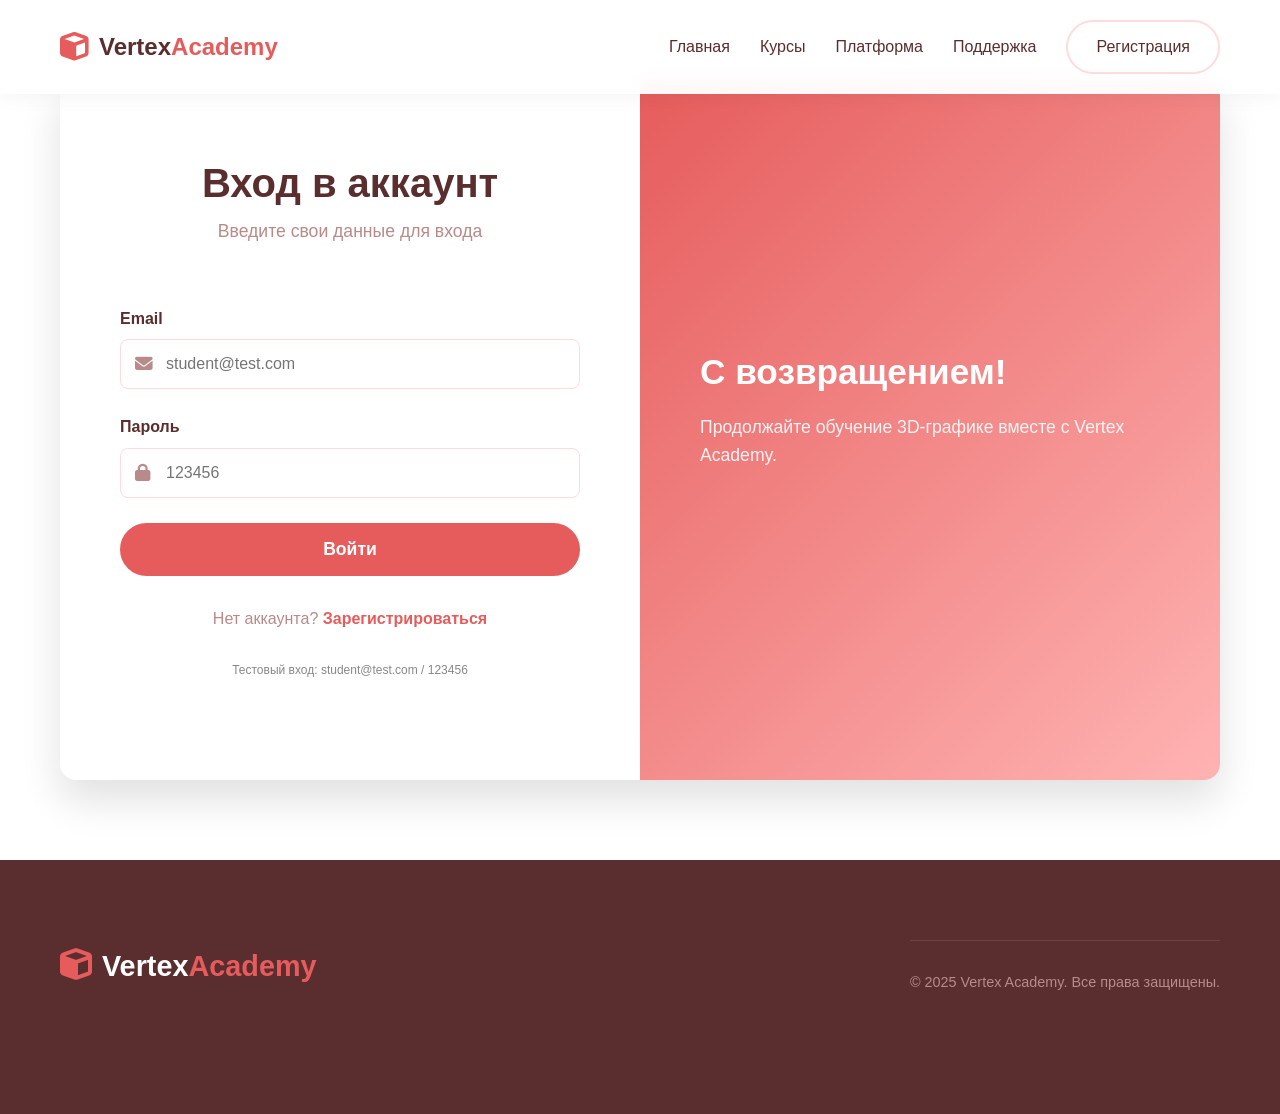
<file: dashboard.html>
<!DOCTYPE html>
<html lang="ru">
<head>
    <meta charset="UTF-8">
    <meta name="viewport" content="width=device-width, initial-scale=1.0">
    <title>Личный кабинет - Vertex Academy</title>
    <link rel="stylesheet" href="css/style.css">
    <link rel="stylesheet" href="css/responsive.css">
    <link rel="stylesheet" href="https://cdnjs.cloudflare.com/ajax/libs/font-awesome/6.4.0/css/all.min.css">
    <style>
        .course-card {
            background: white;
            border-radius: 16px;
            padding: 25px;
            margin-bottom: 20px;
            box-shadow: 0 5px 15px rgba(0,0,0,0.08);
            border: 1px solid var(--gray-light);
        }
        .course-card h3 {
            color: var(--dark-color);
            margin-bottom: 10px;
        }
        .status-badge {
            display: inline-block;
            background: #2ed573;
            color: white;
            padding: 4px 12px;
            border-radius: 20px;
            font-size: 0.8rem;
            margin-top: 10px;
        }
        .progress-bar {
            width: 100%;
            height: 12px;
            background: var(--gray-light);
            border-radius: 6px;
            margin: 15px 0;
            overflow: hidden;
        }
        .progress-fill {
            width: 0%;
            height: 100%;
            background: var(--primary-color);
            border-radius: 6px;
            transition: width 0.3s;
        }
        .continue-btn {
            margin-top: 15px;
        }
    </style>
</head>
<body>
    <header class="header">
        <div class="container">
            <nav class="nav">
                <div class="logo">
                    <a href="index.html">
                        <span class="logo-icon"><i class="fas fa-cube"></i></span>
                        <span class="logo-text">Vertex<span class="logo-accent">Academy</span></span>
                    </a>
                </div>
                <ul class="nav-menu">
                    <li><a href="index.html">Главная</a></li>
                    <li><a href="courses.html">Курсы</a></li>
                    <li><a href="dashboard.html" class="active">Кабинет</a></li>
                    <li><a href="#" id="logoutBtn" class="btn btn-outline">Выйти</a></li>
                </ul>
                <button class="nav-toggle" id="navToggle"><i class="fas fa-bars"></i></button>
            </nav>
        </div>
    </header>

    <main style="margin-top: 120px; padding: 0 20px 60px;">
        <div class="container">
            <h2>👤 Личный кабинет</h2>
            <div id="userInfo" style="background: var(--light-color); padding: 20px; border-radius: 16px; margin-bottom: 30px;"></div>
            
            <h3>📚 Мои курсы</h3>
            <div id="myCourses"></div>
        </div>
    </main>

    <footer class="footer">
        <div class="container">
            <div class="footer-bottom">
                <p class="copyright">&copy; 2025 Vertex Academy. Все права защищены.</p>
            </div>
        </div>
    </footer>

    <script src="js/database.js"></script>
    <script>
        let currentUser = null;
        
        async function logout() {
            sessionStorage.removeItem('userId');
            window.location.href = 'index.html';
        }
        
        document.addEventListener('DOMContentLoaded', async () => {
            await openDB();
            
            const userId = sessionStorage.getItem('userId');
            if (!userId) {
                window.location.href = 'login.html';
                return;
            }
            
            // Загружаем пользователя из БД
            const users = await getAllUsers();
            currentUser = users.find(u => u.id == parseInt(userId));
            
            if (!currentUser) {
                sessionStorage.removeItem('userId');
                window.location.href = 'login.html';
                return;
            }
            
            // Отображаем информацию о пользователе
            const userInfoDiv = document.getElementById('userInfo');
            userInfoDiv.innerHTML = `
                <p><strong>👋 Привет, ${escapeHtml(currentUser.name || currentUser.email)}!</strong></p>
                <p>📧 ${escapeHtml(currentUser.email)}</p>
                <p>🎓 Роль: ${currentUser.role === 'admin' ? 'Администратор' : 'Студент'}</p>
                <p>📅 Зарегистрирован: ${new Date(currentUser.createdAt).toLocaleDateString('ru-RU')}</p>
            `;
            
            // Загружаем записи пользователя
            const enrollments = await getEnrollmentsByUser(currentUser.id);
            const allCourses = await getAllCourses();
            
            // Фильтруем курсы, на которые записан пользователь
            const myCourses = allCourses.filter(c => enrollments.some(e => e.courseId === c.id));
            
            const container = document.getElementById('myCourses');
            
            if (myCourses.length === 0) {
                container.innerHTML = `
                    <div style="text-align: center; padding: 40px; background: var(--light-color); border-radius: 16px;">
                        <p>📭 Вы ещё не записаны ни на один курс.</p>
                        <a href="courses.html" class="btn btn-primary" style="margin-top: 15px;">Перейти к курсам</a>
                    </div>
                `;
            } else {
                // Для каждого курса получаем прогресс
                let coursesHtml = '';
                for (const course of myCourses) {
                    // ПОЛУЧАЕМ ПРОГРЕСС (вот это место - самое важное!)
                    const progress = await getUserProgressForCourse(currentUser.id, course.id);
                    
                    coursesHtml += `
                        <div class="course-card">
                            <h3>${escapeHtml(course.title)}</h3>
                            <p>${escapeHtml(course.description)}</p>
                            
                            <!-- Прогресс-бар -->
                            <div class="progress-bar">
                                <div class="progress-fill" style="width: ${progress.percent}%;"></div>
                            </div>
                            <p>📊 Прогресс: ${progress.percent}% (${progress.completed}/${progress.total} уроков)</p>
                            
                            <p>⏱ Длительность: ${course.duration}</p>
                            <p>💰 ${course.price === 0 ? 'Бесплатно' : course.price + ' ₽'}</p>
                            
                            ${progress.percent === 100 
                                ? '<span class="status-badge" style="background:#2ed573;">✅ Завершён</span>'
                                : '<span class="status-badge">🟢 В процессе обучения</span>'
                            }
                            
                            <div style="margin-top: 15px;">
                                <a href="learn.html?courseId=${course.id}" class="btn btn-primary continue-btn">
                                    ${progress.percent === 0 ? '🚀 Начать обучение' : '📖 Продолжить обучение'}
                                </a>
                            </div>
                        </div>
                    `;
                }
                container.innerHTML = coursesHtml;
            }
            
            // Кнопка выхода
            document.getElementById('logoutBtn').addEventListener('click', logout);
            
            // Мобильное меню
            document.getElementById('navToggle')?.addEventListener('click', () => {
                document.querySelector('.nav-menu').classList.toggle('active');
            });
        });
        
        function escapeHtml(str) {
            if (!str) return '';
            return str.replace(/[&<>]/g, function(m) {
                if (m === '&') return '&amp;';
                if (m === '<') return '&lt;';
                if (m === '>') return '&gt;';
                return m;
            });
        }
    </script>
</body>
</html>
</file>
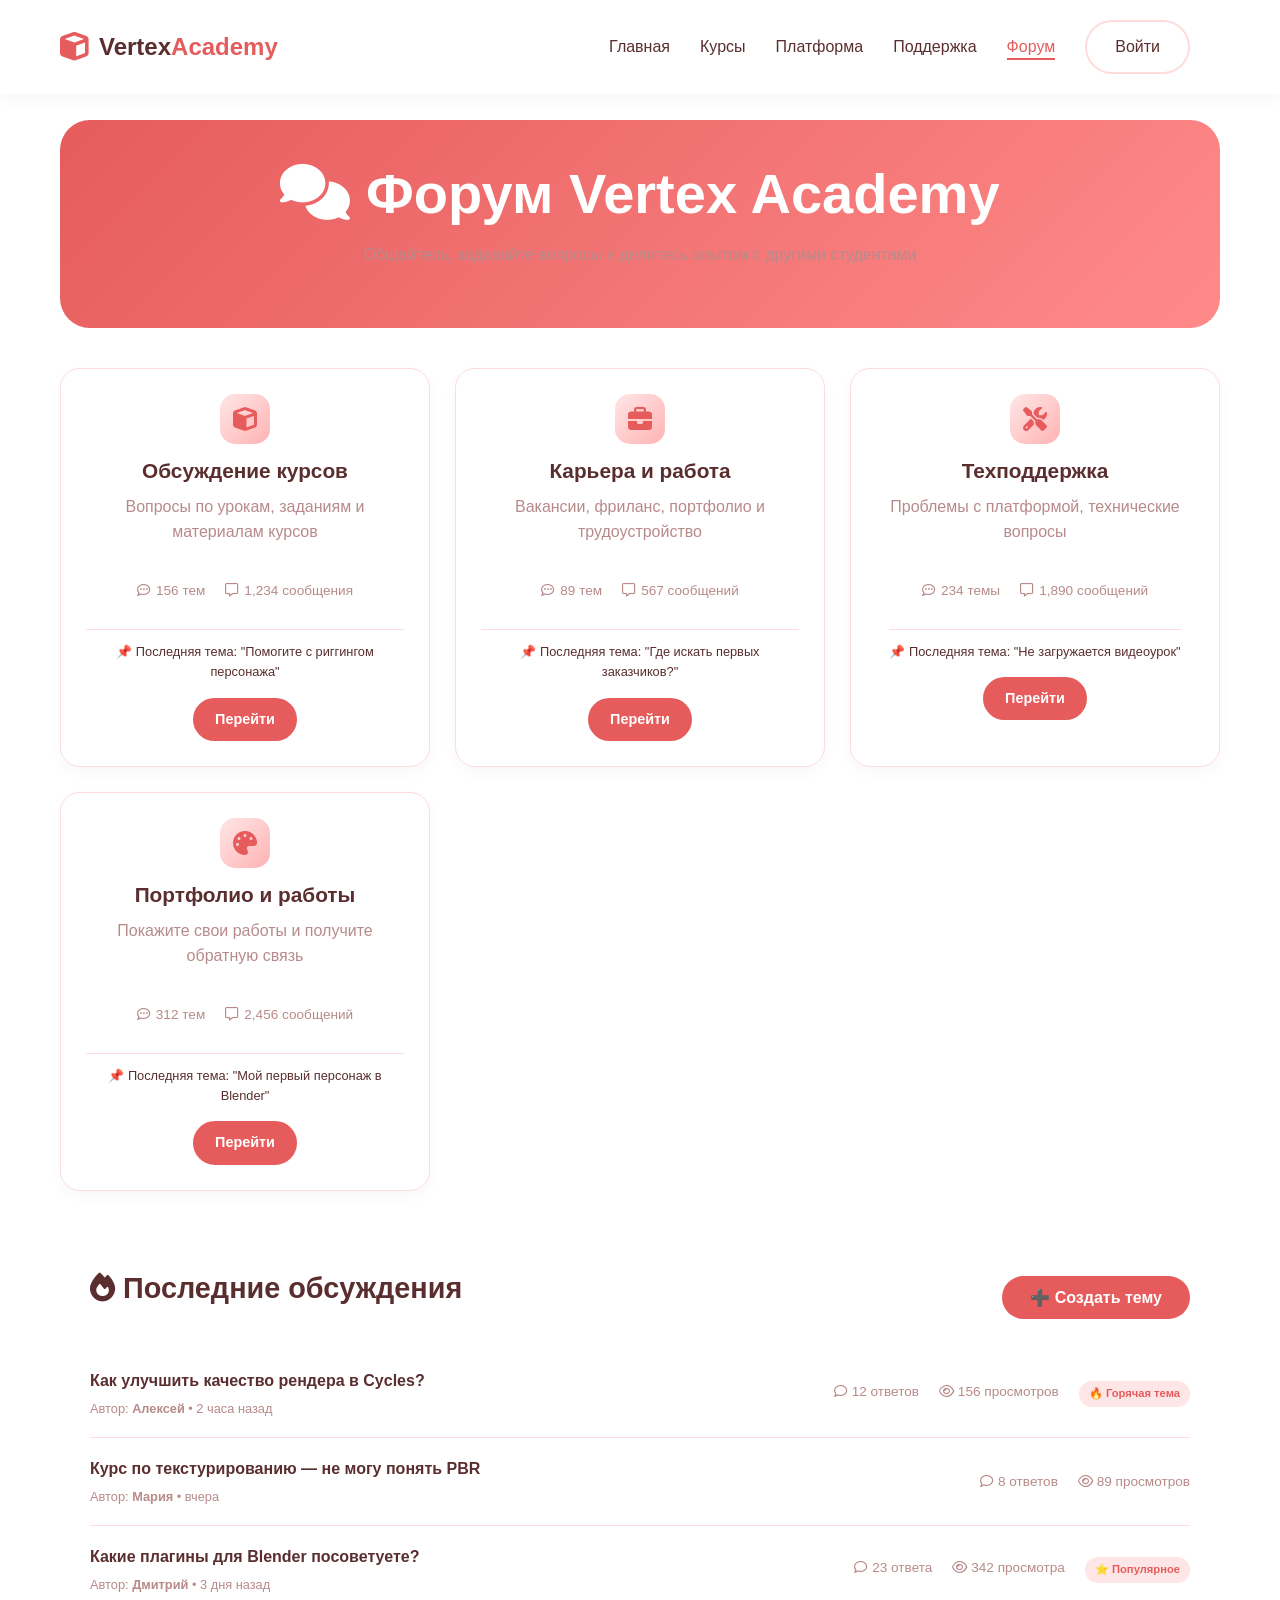
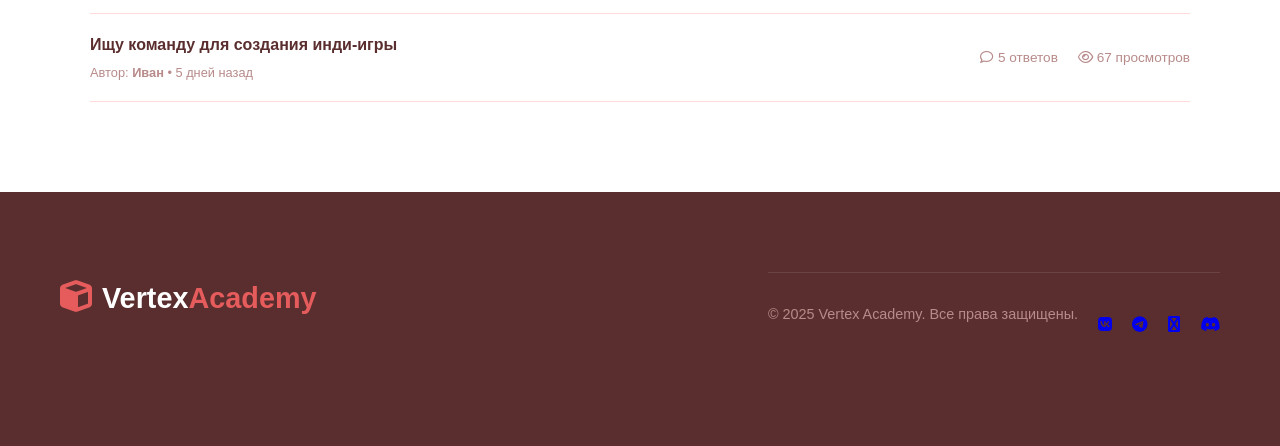
<file: forum.html>
<!DOCTYPE html>
<html lang="ru">
<head>
    <meta charset="UTF-8">
    <meta name="viewport" content="width=device-width, initial-scale=1.0">
    <title>Форум - Vertex Academy</title>
    <link rel="stylesheet" href="css/style.css">
    <link rel="stylesheet" href="css/responsive.css">
    <link rel="stylesheet" href="https://cdnjs.cloudflare.com/ajax/libs/font-awesome/6.4.0/css/all.min.css">
    <style>
        /* Дополнительные стили для форума */
        .forum-container {
            margin-top: 120px;
            margin-bottom: 60px;
        }
        
        .forum-header {
            background: linear-gradient(135deg, #e65c5c, #ff8a8a);
            padding: 40px;
            border-radius: 30px;
            color: white;
            margin-bottom: 40px;
            text-align: center;
        }
        
        .forum-header h1 {
            color: white;
            margin-bottom: 15px;
        }
        
        .forum-categories {
            display: grid;
            grid-template-columns: repeat(auto-fill, minmax(350px, 1fr));
            gap: 25px;
            margin-bottom: 50px;
        }
        
        .forum-category {
            background: white;
            border-radius: 20px;
            padding: 25px;
            transition: transform 0.3s, box-shadow 0.3s;
            border: 1px solid var(--gray-light);
        }
        
        .forum-category:hover {
            transform: translateY(-5px);
            box-shadow: 0 15px 30px rgba(230, 92, 92, 0.15);
        }
        
        .category-icon {
            width: 50px;
            height: 50px;
            background: linear-gradient(135deg, #ffe6e6, #ffb3b3);
            border-radius: 15px;
            display: flex;
            align-items: center;
            justify-content: center;
            margin-bottom: 15px;
        }
        
        .category-icon i {
            font-size: 24px;
            color: #e65c5c;
        }
        
        .category-title {
            font-size: 1.3rem;
            margin-bottom: 10px;
        }
        
        .category-stats {
            display: flex;
            gap: 20px;
            margin: 15px 0;
            font-size: 0.85rem;
            color: var(--gray-color);
        }
        
        .category-stats span {
            display: flex;
            align-items: center;
            gap: 5px;
        }
        
        .last-topic {
            font-size: 0.8rem;
            padding-top: 12px;
            border-top: 1px solid var(--gray-light);
            margin-top: 12px;
        }
        
        .btn-forum {
            background: var(--primary-color);
            color: white;
            padding: 8px 20px;
            border-radius: 25px;
            font-size: 0.9rem;
        }
        
        /* Темы форума */
        .topics-section {
            background: white;
            border-radius: 30px;
            padding: 30px;
            margin-bottom: 40px;
        }
        
        .topics-header {
            display: flex;
            justify-content: space-between;
            align-items: center;
            margin-bottom: 25px;
            flex-wrap: wrap;
            gap: 15px;
        }
        
        .topic-item {
            display: flex;
            justify-content: space-between;
            align-items: center;
            padding: 18px 0;
            border-bottom: 1px solid var(--gray-light);
            flex-wrap: wrap;
            gap: 15px;
        }
        
        .topic-info {
            flex: 2;
        }
        
        .topic-title {
            font-weight: 600;
            margin-bottom: 5px;
            color: var(--dark-color);
        }
        
        .topic-title a {
            text-decoration: none;
            color: var(--dark-color);
        }
        
        .topic-title a:hover {
            color: var(--primary-color);
        }
        
        .topic-meta {
            font-size: 0.8rem;
            color: var(--gray-color);
        }
        
        .topic-stats {
            display: flex;
            gap: 20px;
            font-size: 0.85rem;
            color: var(--gray-color);
        }
        
        .topic-badge {
            background: #ffe6e6;
            color: #e65c5c;
            padding: 4px 10px;
            border-radius: 15px;
            font-size: 0.7rem;
            font-weight: 600;
        }
        
        .new-topic-form {
            background: var(--light-color);
            border-radius: 20px;
            padding: 25px;
            margin-top: 30px;
        }
        
        .new-topic-form input,
        .new-topic-form textarea {
            width: 100%;
            padding: 12px;
            border: 1px solid var(--gray-light);
            border-radius: 12px;
            margin-bottom: 15px;
            font-family: inherit;
        }
        
        .new-topic-form textarea {
            resize: vertical;
            min-height: 100px;
        }
        
        .auth-warning {
            text-align: center;
            padding: 30px;
            background: var(--light-color);
            border-radius: 20px;
        }
    </style>
</head>
<body>
    <header class="header">
        <div class="container">
            <nav class="nav">
                <div class="logo">
                    <a href="index.html">
                        <span class="logo-icon"><i class="fas fa-cube"></i></span>
                        <span class="logo-text">Vertex<span class="logo-accent">Academy</span></span>
                    </a>
                </div>
                <ul class="nav-menu">
                    <li><a href="index.html">Главная</a></li>
                    <li><a href="courses.html">Курсы</a></li>
                    <li><a href="platform.html">Платформа</a></li>
                    <li><a href="support.html">Поддержка</a></li>
                    <li><a href="forum.html" class="active">Форум</a></li>
                    <li><a href="login.html" class="btn btn-outline guest-only">Войти</a></li>
                    <li><a href="#" class="btn btn-outline auth-only" id="logoutBtn" style="display:none;">Выйти</a></li>
                </ul>
                <button class="nav-toggle" id="navToggle"><i class="fas fa-bars"></i></button>
            </nav>
        </div>
    </header>

    <main class="container forum-container">
        <div class="forum-header">
            <h1><i class="fas fa-comments"></i> Форум Vertex Academy</h1>
            <p>Общайтесь, задавайте вопросы и делитесь опытом с другими студентами</p>
        </div>

        <div class="forum-categories">
            <div class="forum-category">
                <div class="category-icon"><i class="fas fa-cube"></i></div>
                <h3 class="category-title">Обсуждение курсов</h3>
                <p>Вопросы по урокам, заданиям и материалам курсов</p>
                <div class="category-stats">
                    <span><i class="far fa-comment-dots"></i> 156 тем</span>
                    <span><i class="far fa-message"></i> 1,234 сообщения</span>
                </div>
                <div class="last-topic">📌 Последняя тема: "Помогите с риггингом персонажа"</div>
                <a href="#" class="btn btn-secondary btn-forum" style="margin-top: 15px; display: inline-block;">Перейти</a>
            </div>

            <div class="forum-category">
                <div class="category-icon"><i class="fas fa-briefcase"></i></div>
                <h3 class="category-title">Карьера и работа</h3>
                <p>Вакансии, фриланс, портфолио и трудоустройство</p>
                <div class="category-stats">
                    <span><i class="far fa-comment-dots"></i> 89 тем</span>
                    <span><i class="far fa-message"></i> 567 сообщений</span>
                </div>
                <div class="last-topic">📌 Последняя тема: "Где искать первых заказчиков?"</div>
                <a href="#" class="btn btn-secondary btn-forum" style="margin-top: 15px; display: inline-block;">Перейти</a>
            </div>

            <div class="forum-category">
                <div class="category-icon"><i class="fas fa-tools"></i></div>
                <h3 class="category-title">Техподдержка</h3>
                <p>Проблемы с платформой, технические вопросы</p>
                <div class="category-stats">
                    <span><i class="far fa-comment-dots"></i> 234 темы</span>
                    <span><i class="far fa-message"></i> 1,890 сообщений</span>
                </div>
                <div class="last-topic">📌 Последняя тема: "Не загружается видеоурок"</div>
                <a href="#" class="btn btn-secondary btn-forum" style="margin-top: 15px; display: inline-block;">Перейти</a>
            </div>

            <div class="forum-category">
                <div class="category-icon"><i class="fas fa-palette"></i></div>
                <h3 class="category-title">Портфолио и работы</h3>
                <p>Покажите свои работы и получите обратную связь</p>
                <div class="category-stats">
                    <span><i class="far fa-comment-dots"></i> 312 тем</span>
                    <span><i class="far fa-message"></i> 2,456 сообщений</span>
                </div>
                <div class="last-topic">📌 Последняя тема: "Мой первый персонаж в Blender"</div>
                <a href="#" class="btn btn-secondary btn-forum" style="margin-top: 15px; display: inline-block;">Перейти</a>
            </div>
        </div>

        <!-- Последние темы -->
        <div class="topics-section">
            <div class="topics-header">
                <h3><i class="fas fa-fire"></i> Последние обсуждения</h3>
                <button class="btn btn-primary" id="newTopicBtn">➕ Создать тему</button>
            </div>

            <div id="topicsList">
                <div class="topic-item">
                    <div class="topic-info">
                        <div class="topic-title"><a href="#">Как улучшить качество рендера в Cycles?</a></div>
                        <div class="topic-meta">Автор: <strong>Алексей</strong> • 2 часа назад</div>
                    </div>
                    <div class="topic-stats">
                        <span><i class="far fa-comment"></i> 12 ответов</span>
                        <span><i class="far fa-eye"></i> 156 просмотров</span>
                        <span class="topic-badge">🔥 Горячая тема</span>
                    </div>
                </div>

                <div class="topic-item">
                    <div class="topic-info">
                        <div class="topic-title"><a href="#">Курс по текстурированию — не могу понять PBR</a></div>
                        <div class="topic-meta">Автор: <strong>Мария</strong> • вчера</div>
                    </div>
                    <div class="topic-stats">
                        <span><i class="far fa-comment"></i> 8 ответов</span>
                        <span><i class="far fa-eye"></i> 89 просмотров</span>
                    </div>
                </div>

                <div class="topic-item">
                    <div class="topic-info">
                        <div class="topic-title"><a href="#">Какие плагины для Blender посоветуете?</a></div>
                        <div class="topic-meta">Автор: <strong>Дмитрий</strong> • 3 дня назад</div>
                    </div>
                    <div class="topic-stats">
                        <span><i class="far fa-comment"></i> 23 ответа</span>
                        <span><i class="far fa-eye"></i> 342 просмотра</span>
                        <span class="topic-badge">⭐ Популярное</span>
                    </div>
                </div>

                <div class="topic-item">
                    <div class="topic-info">
                        <div class="topic-title"><a href="#">Ищу команду для создания инди-игры</a></div>
                        <div class="topic-meta">Автор: <strong>Иван</strong> • 5 дней назад</div>
                    </div>
                    <div class="topic-stats">
                        <span><i class="far fa-comment"></i> 5 ответов</span>
                        <span><i class="far fa-eye"></i> 67 просмотров</span>
                    </div>
                </div>
            </div>
        </div>

        <!-- Форма создания новой темы (скрыта по умолчанию) -->
        <div id="newTopicForm" class="new-topic-form" style="display: none;">
            <h3>➕ Создать новую тему</h3>
            <form id="createTopicForm">
                <select id="topicCategory" required>
                    <option value="">Выберите категорию</option>
                    <option value="courses">Обсуждение курсов</option>
                    <option value="career">Карьера и работа</option>
                    <option value="tech">Техподдержка</option>
                    <option value="portfolio">Портфолио и работы</option>
                </select>
                <input type="text" id="topicTitle" placeholder="Заголовок темы" required>
                <textarea id="topicContent" placeholder="Содержание сообщения..." required></textarea>
                <button type="submit" class="btn btn-primary">Опубликовать</button>
                <button type="button" class="btn btn-outline" id="cancelTopicBtn">Отмена</button>
            </form>
        </div>
    </main>

    <footer class="footer">
        <div class="container">
            <div class="footer-content">
                <div class="footer-logo">
                    <a href="index.html">
                        <span class="logo-icon"><i class="fas fa-cube"></i></span>
                        <span class="logo-text">Vertex<span class="logo-accent">Academy</span></span>
                    </a>
                </div>
                <div class="footer-bottom">
                    <p class="copyright">&copy; 2025 Vertex Academy. Все права защищены.</p>
                    <a href="https://vk.com/club238417916"><i class="fab fa-vk"></i></a>
                    <a href="https://t.me/Vertex_Academyy"><i class="fab fa-telegram"></i></a>
                    <a href="forum.html"><i class="fab fa-comments"></i></a>
                    <a href="https://discord.gg/pwMGwv8s"><i class="fab fa-discord"></i></a>
                </div>
            </div>
        </div>
    </footer>

    <script src="js/database.js"></script>
    <script>
        // Проверка авторизации
        let currentUser = null;

        document.addEventListener('DOMContentLoaded', async () => {
            await openDB();
            
            const userId = sessionStorage.getItem('userId');
            if (userId) {
                const users = await getAllUsers();
                currentUser = users.find(u => u.id == userId);
            }
            
            updateUI();
            
            // Обработчики кнопок
            document.getElementById('newTopicBtn').addEventListener('click', () => {
                if (!currentUser) {
                    alert('Для создания темы нужно войти в аккаунт');
                    window.location.href = 'login.html';
                    return;
                }
                document.getElementById('newTopicForm').style.display = 'block';
            });
            
            document.getElementById('cancelTopicBtn').addEventListener('click', () => {
                document.getElementById('newTopicForm').style.display = 'none';
            });
            
            document.getElementById('createTopicForm').addEventListener('submit', (e) => {
                e.preventDefault();
                alert('✅ Тема создана! (демо-режим)');
                document.getElementById('newTopicForm').style.display = 'none';
                document.getElementById('createTopicForm').reset();
            });
            
            document.getElementById('logoutBtn')?.addEventListener('click', () => {
                sessionStorage.removeItem('userId');
                window.location.reload();
            });
        });
        
        function updateUI() {
            const guestBtns = document.querySelectorAll('.guest-only');
            const authBtns = document.querySelectorAll('.auth-only');
            
            if (currentUser) {
                guestBtns.forEach(btn => btn.style.display = 'none');
                authBtns.forEach(btn => btn.style.display = 'inline-block');
            } else {
                guestBtns.forEach(btn => btn.style.display = 'inline-block');
                authBtns.forEach(btn => btn.style.display = 'none');
            }
        }
        
        // Мобильное меню
        document.getElementById('navToggle')?.addEventListener('click', () => {
            document.querySelector('.nav-menu').classList.toggle('active');
        });
    </script>
</body>
</html>
</file>
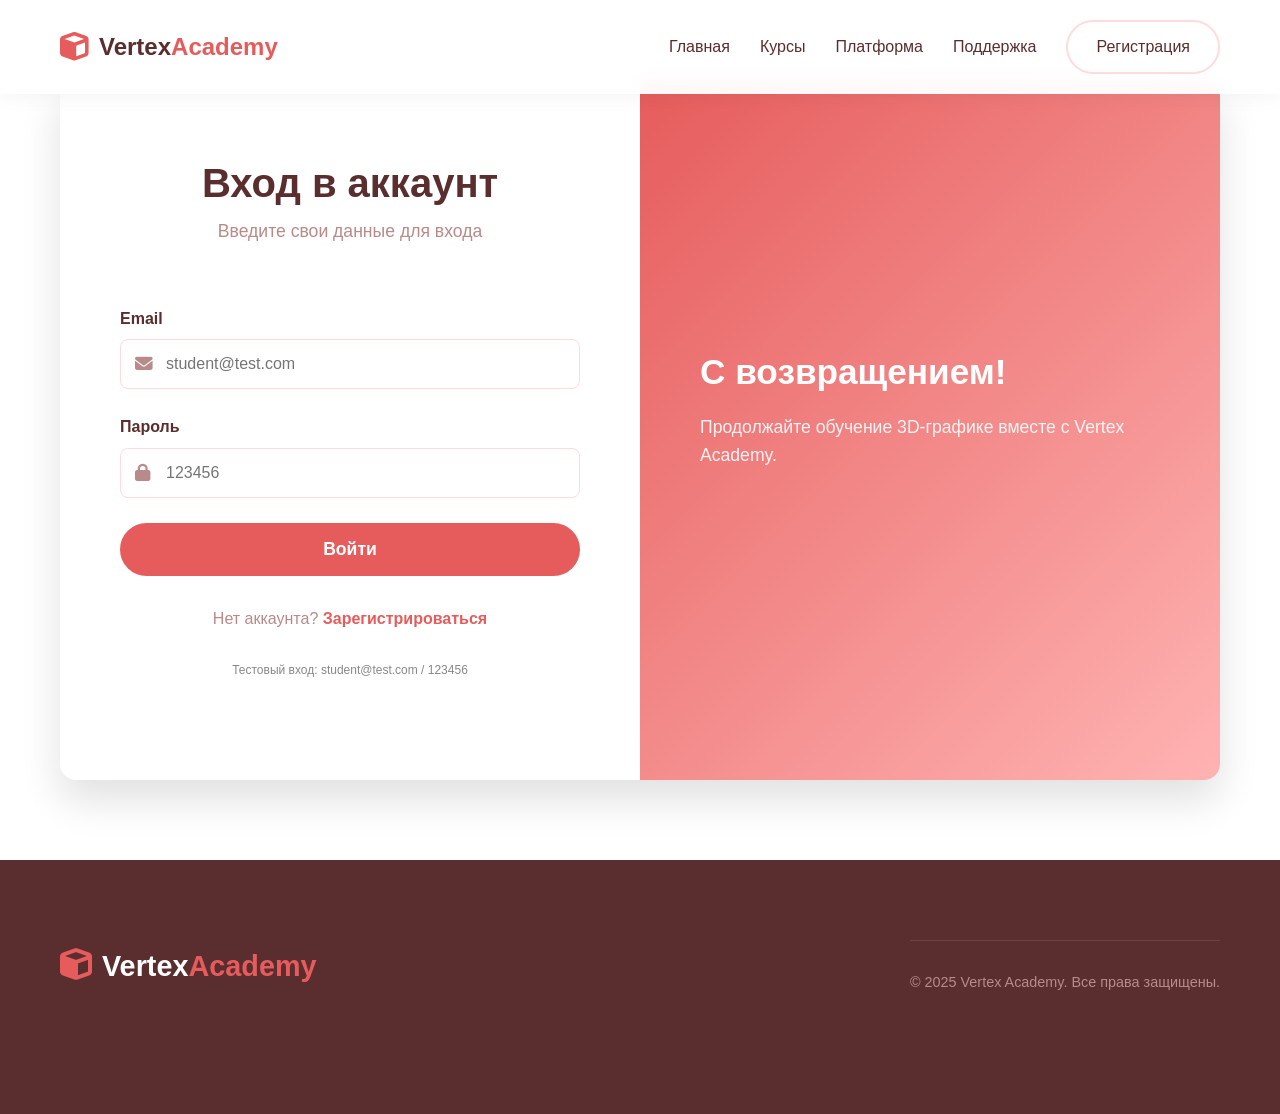
<file: learn.html>
<!DOCTYPE html>
<html lang="ru">
<head>
    <meta charset="UTF-8">
    <meta name="viewport" content="width=device-width, initial-scale=1.0">
    <title>Обучение - Vertex Academy</title>
    <link rel="stylesheet" href="css/style.css">
    <link rel="stylesheet" href="css/learn.css">
    <link rel="stylesheet" href="https://cdnjs.cloudflare.com/ajax/libs/font-awesome/6.4.0/css/all.min.css">
</head>
<body>
    <header class="header">
        <div class="container">
            <nav class="nav">
                <div class="logo">
                    <a href="index.html">
                        <span class="logo-icon"><i class="fas fa-cube"></i></span>
                        <span class="logo-text">Vertex<span class="logo-accent">Academy</span></span>
                    </a>
                </div>
                <ul class="nav-menu">
                    <li><a href="index.html">Главная</a></li>
                    <li><a href="courses.html">Курсы</a></li>
                    <li><a href="dashboard.html">Кабинет</a></li>
                    <li><a href="#" id="logoutBtn" class="btn btn-outline">Выйти</a></li>
                </ul>
                <button class="nav-toggle" id="navToggle"><i class="fas fa-bars"></i></button>
            </nav>
        </div>
    </header>

    <main style="margin-top: 80px;">
        <div class="learn-container" id="learnContainer">
            <div class="learn-sidebar" id="learnSidebar">
                <div class="sidebar-header">
                    <h3 id="courseTitle">Загрузка...</h3>
                </div>
                <div class="modules-list" id="modulesList"></div>
            </div>
            
            <div class="learn-content" id="learnContent">
                <div class="content-header">
                    <h2 id="lessonTitle">Выберите урок</h2>
                    <div class="progress-indicator" id="progressIndicator"></div>
                </div>
                <div class="content-body" id="contentBody">
                    <p>Выберите урок из списка слева, чтобы начать обучение.</p>
                </div>
                <div class="content-nav" id="contentNav" style="display: none;">
                    <button id="prevLessonBtn" class="btn btn-outline"><i class="fas fa-arrow-left"></i> Предыдущий</button>
                    <button id="nextLessonBtn" class="btn btn-primary">Следующий <i class="fas fa-arrow-right"></i></button>
                </div>
            </div>
        </div>
    </main>

    <footer class="footer">
        <div class="container">
            <div class="footer-bottom">
                <p class="copyright">&copy; 2025 Vertex Academy. Все права защищены.</p>
            </div>
        </div>
    </footer>

    <script src="js/database.js"></script>
    <script src="js/learn.js"></script>
</body>
</html>
</file>
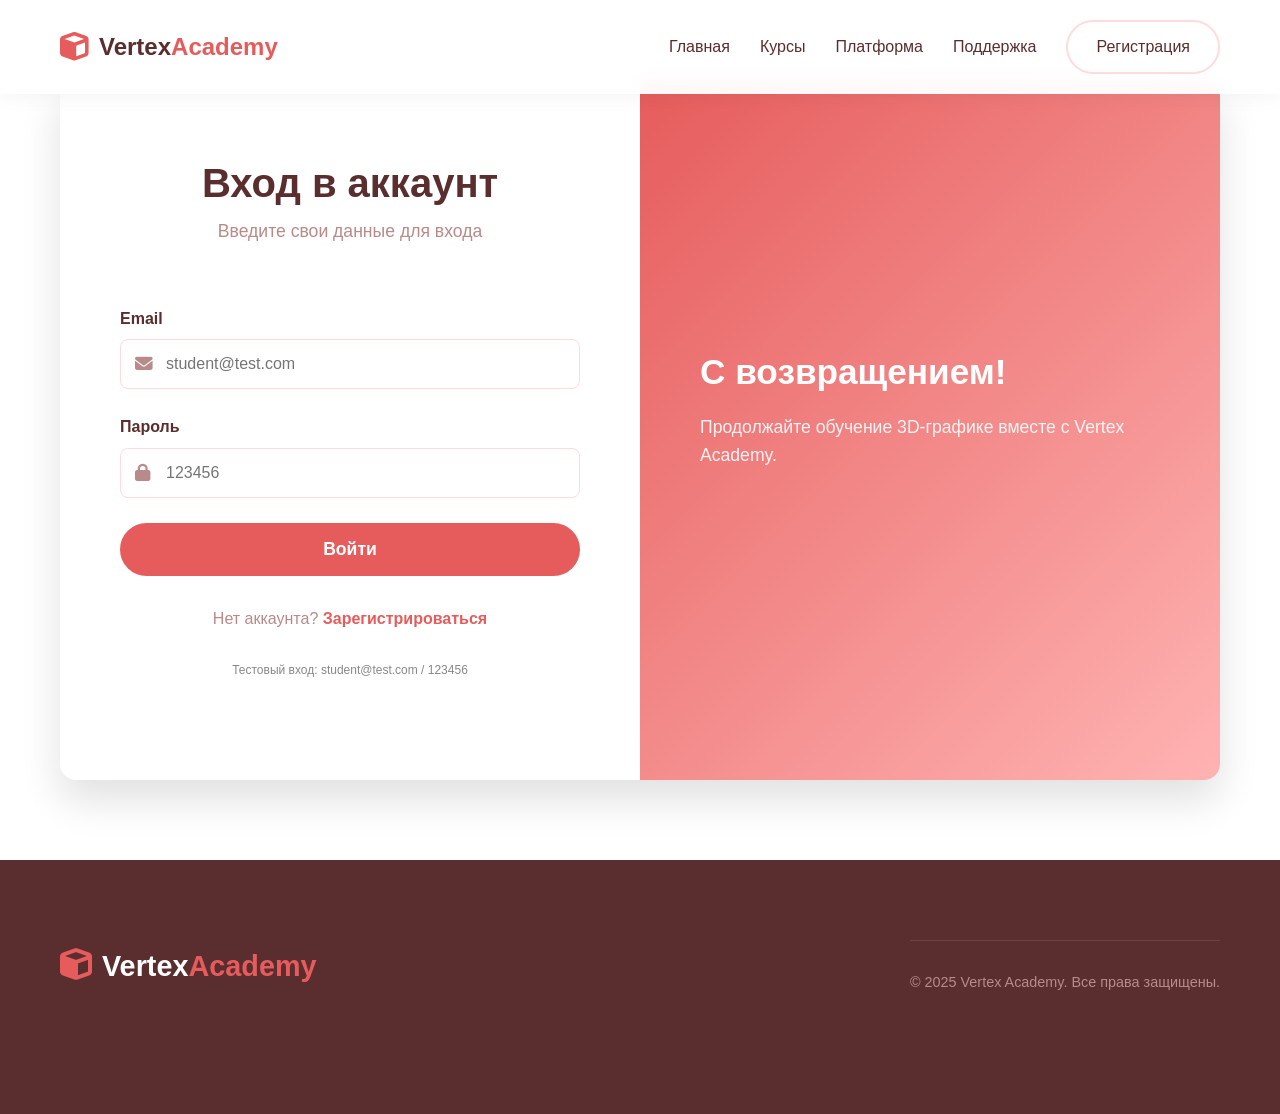
<file: login.html>
<!DOCTYPE html>
<html lang="ru">
<head>
    <meta charset="UTF-8">
    <meta name="viewport" content="width=device-width, initial-scale=1.0">
    <title>Вход - Vertex Academy</title>
    <link rel="stylesheet" href="css/style.css">
    <link rel="stylesheet" href="css/responsive.css">
    <link rel="stylesheet" href="css/auth.css">
    <link rel="stylesheet" href="https://cdnjs.cloudflare.com/ajax/libs/font-awesome/6.4.0/css/all.min.css">
</head>
<body class="auth-page">
    <header class="header">
        <div class="container">
            <nav class="nav">
                <div class="logo">
                    <a href="index.html">
                        <span class="logo-icon"><i class="fas fa-cube"></i></span>
                        <span class="logo-text">Vertex<span class="logo-accent">Academy</span></span>
                    </a>
                </div>
                <ul class="nav-menu">
                    <li><a href="index.html">Главная</a></li>
                    <li><a href="courses.html">Курсы</a></li>
                    <li><a href="platform.html">Платформа</a></li>
                    <li><a href="support.html">Поддержка</a></li>
                    <li><a href="register.html" class="btn btn-outline">Регистрация</a></li>
                </ul>
                <button class="nav-toggle" id="navToggle"><i class="fas fa-bars"></i></button>
            </nav>
        </div>
    </header>

    <main class="auth-container">
        <div class="container">
            <div class="auth-wrapper">
                <div class="auth-form-container">
                    <div class="auth-header">
                        <h1 class="auth-title">Вход в аккаунт</h1>
                        <p class="auth-subtitle">Введите свои данные для входа</p>
                    </div>
                    
                    <form id="loginForm">
                        <div class="form-group">
                            <label for="loginEmail" class="form-label">Email</label>
                            <div class="input-with-icon">
                                <i class="fas fa-envelope"></i>
                                <input type="email" id="loginEmail" placeholder="student@test.com" required>
                            </div>
                        </div>
                        
                        <div class="form-group">
                            <label for="loginPassword" class="form-label">Пароль</label>
                            <div class="input-with-icon">
                                <i class="fas fa-lock"></i>
                                <input type="password" id="loginPassword" placeholder="123456" required>
                            </div>
                        </div>
                        
                        <button type="submit" class="btn btn-primary btn-block btn-large">Войти</button>
                        
                        <div class="auth-footer">
                            <p>Нет аккаунта? <a href="register.html">Зарегистрироваться</a></p>
                        </div>
                        <div class="auth-footer">
                            <p style="font-size:12px; color:#888;">Тестовый вход: student@test.com / 123456</p>
                        </div>
                    </form>
                </div>
                
                <div class="auth-info">
                    <div class="auth-info-content">
                        <h2>С возвращением!</h2>
                        <p>Продолжайте обучение 3D-графике вместе с Vertex Academy.</p>
                    </div>
                </div>
            </div>
        </div>
    </main>

    <footer class="footer">
        <div class="container">
            <div class="footer-content">
                <div class="footer-logo">
                    <a href="index.html">
                        <span class="logo-icon"><i class="fas fa-cube"></i></span>
                        <span class="logo-text">Vertex<span class="logo-accent">Academy</span></span>
                    </a>
                </div>
                <div class="footer-bottom">
                    <p class="copyright">&copy; 2025 Vertex Academy. Все права защищены.</p>
                </div>
            </div>
        </div>
    </footer>

    <!-- ПОДКЛЮЧАЕМ БАЗУ ДАННЫХ -->
    <script src="js/database.js"></script>
    <script>
        // Ждём загрузки страницы
        document.addEventListener('DOMContentLoaded', function() {
            const form = document.getElementById('loginForm');
            
            form.addEventListener('submit', async function(e) {
                e.preventDefault();
                e.stopPropagation();
                
                const email = document.getElementById('loginEmail').value.trim();
                const password = document.getElementById('loginPassword').value.trim();
                
                console.log('Попытка входа:', email);
                
                if (!email || !password) {
                    alert('Заполните email и пароль');
                    return;
                }
                
                try {
                    // Открываем базу данных
                    await openDB();
                    console.log('База данных открыта');
                    
                    // Ищем пользователя
                    const user = await getUserByEmail(email);
                    console.log('Найден пользователь:', user);
                    
                    if (!user) {
                        alert('❌ Пользователь не найден');
                        return;
                    }
                    
                    if (user.password !== password) {
                        alert('❌ Неверный пароль');
                        return;
                    }
                    
                    // Успешный вход
                    sessionStorage.setItem('userId', user.id);
                    alert('✅ Добро пожаловать, ' + (user.name || user.email) + '!');
                    
                    // Перенаправление
                    if (user.role === 'admin') {
                        window.location.href = 'admin.html';
                    } else {
                        window.location.href = 'dashboard.html';
                    }
                    
                } catch(error) {
                    console.error('Ошибка:', error);
                    alert('Ошибка при входе: ' + error.message);
                }
            });
        });
        
        // Мобильное меню
        document.getElementById('navToggle')?.addEventListener('click', function() {
            document.querySelector('.nav-menu').classList.toggle('active');
        });
    </script>
</body>
</html>
</file>
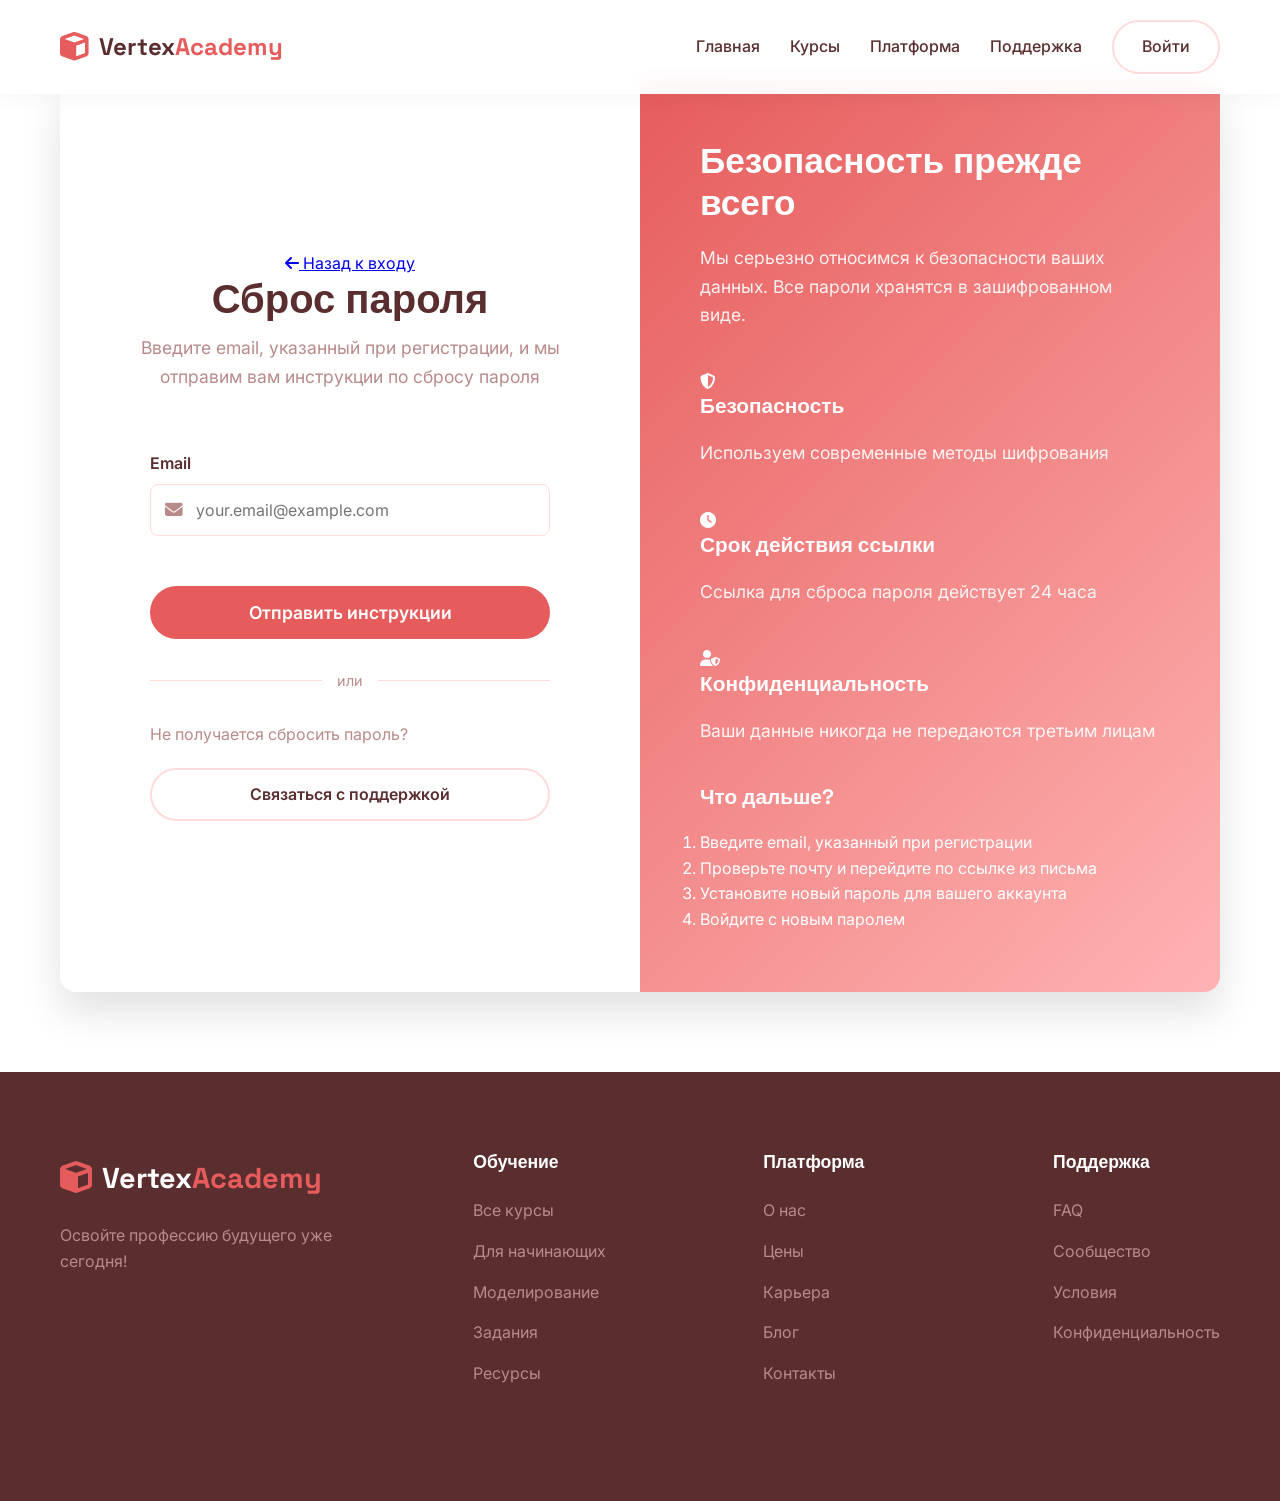
<file: password-reset.html>
<!DOCTYPE html>
<html lang="ru">
<head>
    <meta charset="UTF-8">
    <meta name="viewport" content="width=device-width, initial-scale=1.0">
    <title>Сброс пароля - Vertex Academy</title>
    <link rel="stylesheet" href="css/style.css">
    <link rel="stylesheet" href="css/responsive.css">
    <link rel="stylesheet" href="css/auth.css">
    <link rel="stylesheet" href="https://cdnjs.cloudflare.com/ajax/libs/font-awesome/6.4.0/css/all.min.css">
    <link rel="preconnect" href="https://fonts.googleapis.com">
    <link rel="preconnect" href="https://fonts.gstatic.com" crossorigin>
    <link href="https://fonts.googleapis.com/css2?family=Inter:wght@300;400;500;600;700;800&family=Space+Grotesk:wght@400;500;600;700&display=swap" rel="stylesheet">
</head>
<body class="auth-page">
    <!-- Шапка -->
    <header class="header">
        <div class="container">
            <nav class="nav">
                <div class="logo">
                    <a href="index.html">
                        <span class="logo-icon"><i class="fas fa-cube"></i></span>
                        <span class="logo-text">Vertex<span class="logo-accent">Academy</span></span>
                    </a>
                </div>
                
                <ul class="nav-menu">
                    <li><a href="index.html">Главная</a></li>
                    <li><a href="courses.html">Курсы</a></li>
                    <li><a href="platform.html">Платформа</a></li>
                    <li><a href="support.html">Поддержка</a></li>
                    <li><a href="login.html" class="btn btn-outline">Войти</a></li>
                </ul>
                
                <button class="nav-toggle" id="navToggle">
                    <i class="fas fa-bars"></i>
                </button>
            </nav>
        </div>
    </header>

    <!-- Основной контент -->
    <main class="auth-container">
        <div class="container">
            <div class="auth-wrapper">
                <div class="auth-form-container">
                    <div class="auth-header">
                        <a href="login.html" class="back-link">
                            <i class="fas fa-arrow-left"></i>
                            Назад к входу
                        </a>
                        <h1 class="auth-title">Сброс пароля</h1>
                        <p class="auth-subtitle">Введите email, указанный при регистрации, и мы отправим вам инструкции по сбросу пароля</p>
                    </div>
                    
                    <form class="auth-form" id="resetForm">
                        <div class="form-group">
                            <label for="resetEmail" class="form-label">Email</label>
                            <div class="input-with-icon">
                                <i class="fas fa-envelope"></i>
                                <input type="email" id="resetEmail" placeholder="your.email@example.com" required>
                            </div>
                            <div class="form-error" id="resetEmailError"></div>
                        </div>
                        
                        <button type="submit" class="btn btn-primary btn-block btn-large">Отправить инструкции</button>
                        
                        <div class="auth-divider">
                            <span>или</span>
                        </div>
                        
                        <div class="alternative-actions">
                            <p>Не получается сбросить пароль?</p>
                            <a href="support.html#contact" class="btn btn-outline btn-block">Связаться с поддержкой</a>
                        </div>
                    </form>
                </div>
                
                <div class="auth-info">
                    <div class="auth-info-content">
                        <h2>Безопасность прежде всего</h2>
                        <p>Мы серьезно относимся к безопасности ваших данных. Все пароли хранятся в зашифрованном виде.</p>
                        
                        <div class="security-tips">
                            <div class="security-tip">
                                <i class="fas fa-shield-alt"></i>
                                <div>
                                    <h4>Безопасность</h4>
                                    <p>Используем современные методы шифрования</p>
                                </div>
                            </div>
                            
                            <div class="security-tip">
                                <i class="fas fa-clock"></i>
                                <div>
                                    <h4>Срок действия ссылки</h4>
                                    <p>Ссылка для сброса пароля действует 24 часа</p>
                                </div>
                            </div>
                            
                            <div class="security-tip">
                                <i class="fas fa-user-shield"></i>
                                <div>
                                    <h4>Конфиденциальность</h4>
                                    <p>Ваши данные никогда не передаются третьим лицам</p>
                                </div>
                            </div>
                        </div>
                        
                        <div class="whats-next">
                            <h4>Что дальше?</h4>
                            <ol>
                                <li>Введите email, указанный при регистрации</li>
                                <li>Проверьте почту и перейдите по ссылке из письма</li>
                                <li>Установите новый пароль для вашего аккаунта</li>
                                <li>Войдите с новым паролем</li>
                            </ol>
                        </div>
                    </div>
                </div>
            </div>
        </div>
    </main>

    <!-- Футер -->
    <footer class="footer" id="platform">
        <div class="container">
            <div class="footer-content">
                <div class="footer-logo">
                    <a href="index.html">
                        <span class="logo-icon"><i class="fas fa-cube"></i></span>
                        <span class="logo-text">Vertex<span class="logo-accent">Academy</span></span>
                    </a>
                    <p class="footer-tagline">Освойте профессию будущего уже сегодня!</p>
                </div>
                
                <div class="footer-links">
                    <div class="footer-column">
                        <h4 class="footer-title">Обучение</h4>
                        <ul class="footer-list">
                            <li><a href="courses.html">Все курсы</a></li>
                            <li><a href="courses.html">Для начинающих</a></li>
                            <li><a href="courses.html">Моделирование</a></li>
                            <li><a href="platform.html">Задания</a></li>
                            <li><a href="platform.html">Ресурсы</a></li>
                        </ul>
                    </div>
                    
                    <div class="footer-column">
                        <h4 class="footer-title">Платформа</h4>
                        <ul class="footer-list">
                            <li><a href="platform.html">О нас</a></li>
                            <li><a href="platform.html">Цены</a></li>
                            <li><a href="platform.html">Карьера</a></li>
                            <li><a href="platform.html">Блог</a></li>
                            <li><a href="platform.html">Контакты</a></li>
                        </ul>
                    </div>
                    
                    <div class="footer-column">
                        <h4 class="footer-title">Поддержка</h4>
                        <ul class="footer-list">
                            <li><a href="support.html">FAQ</a></li>
                            <li><a href="support.html">Сообщество</a></li>
                            <li><a href="support.html">Условия</a></li>
                            <li><a href="support.html">Конфиденциальность</a></li>
                        </ul>
                    </div>
                </div>
            </div>

    <!-- JavaScript -->
    <script src="js/main.js"></script>
    <script src="js/auth.js"></script>
    <script>
        // Дополнительный скрипт для страницы сброса пароля
        document.addEventListener('DOMContentLoaded', function() {
            const resetForm = document.getElementById('resetForm');
            if (resetForm) {
                resetForm.addEventListener('submit', function(e) {
                    e.preventDefault();
                    
                    const email = document.getElementById('resetEmail').value.trim();
                    const emailError = document.getElementById('resetEmailError');
                    
                    // Простая валидация email
                    const emailRegex = /^[^\s@]+@[^\s@]+\.[^\s@]+$/;
                    
                    if (!emailRegex.test(email)) {
                        emailError.textContent = 'Введите корректный email адрес';
                        return;
                    } else {
                        emailError.textContent = '';
                    }
                    
                    // Имитация отправки email
                    const submitBtn = this.querySelector('button[type="submit"]');
                    const originalText = submitBtn.textContent;
                    
                    submitBtn.textContent = 'Отправка...';
                    submitBtn.disabled = true;
                    
                    setTimeout(() => {
                        submitBtn.textContent = 'Письмо отправлено!';
                        submitBtn.style.backgroundColor = 'var(--success-color)';
                        
                        // Показать сообщение об успехе
                        const successMessage = document.createElement('div');
                        successMessage.className = 'success-message';
                        successMessage.innerHTML = `
                            <i class="fas fa-check-circle"></i>
                            <div>
                                <h4>Инструкции отправлены!</h4>
                                <p>Проверьте вашу почту и перейдите по ссылке для сброса пароля.</p>
                            </div>
                        `;
                        
                        resetForm.parentNode.insertBefore(successMessage, resetForm.nextSibling);
                        
                        // Стили для сообщения об успехе
                        const style = document.createElement('style');
                        style.textContent = `
                            .success-message {
                                background-color: rgba(46, 213, 115, 0.1);
                                border: 1px solid var(--success-color);
                                border-radius: 8px;
                                padding: 20px;
                                margin-top: 20px;
                                display: flex;
                                align-items: flex-start;
                                gap: 15px;
                            }
                            .success-message i {
                                color: var(--success-color);
                                font-size: 1.5rem;
                                margin-top: 2px;
                            }
                            .success-message h4 {
                                margin-bottom: 5px;
                                color: var(--dark-color);
                            }
                            .success-message p {
                                color: var(--gray-color);
                                margin-bottom: 0;
                            }
                        `;
                        document.head.appendChild(style);
                        
                    }, 1500);
                });
            }
        });
    </script>
</body>
</html>
</file>
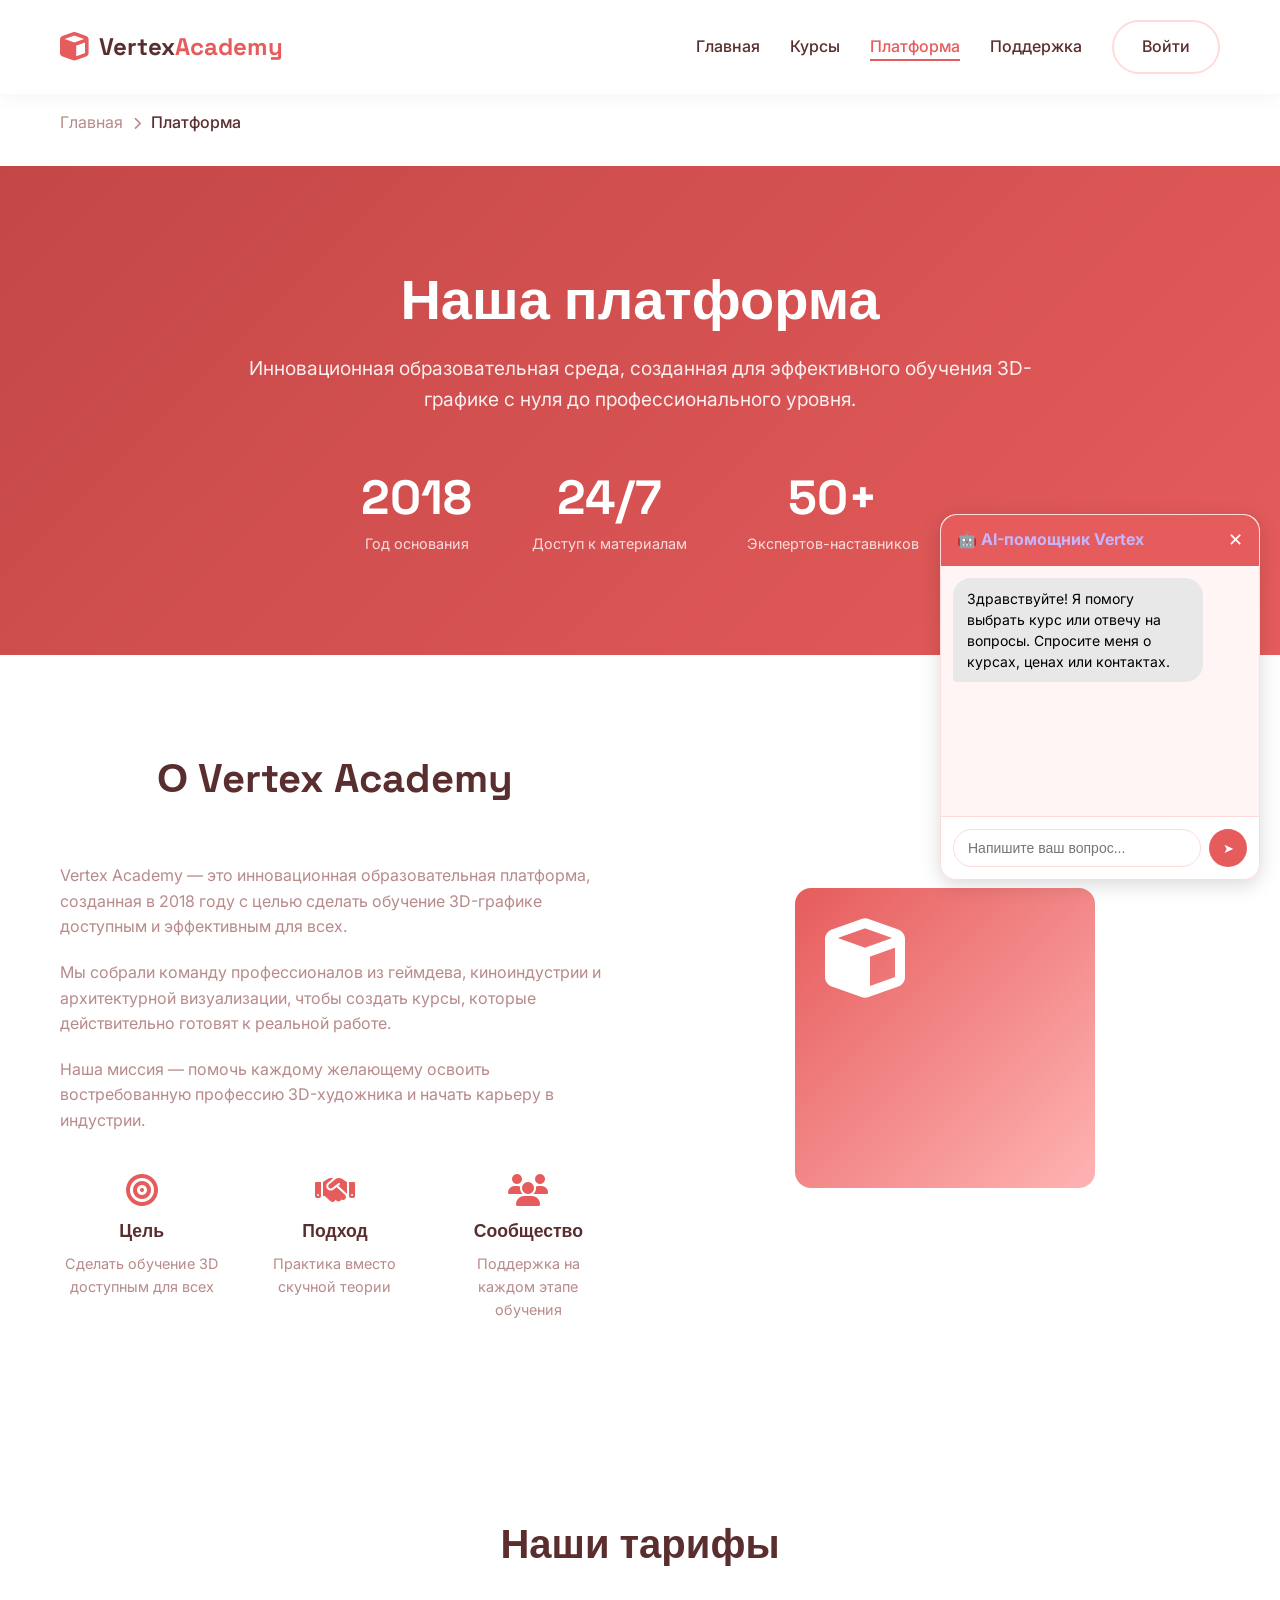
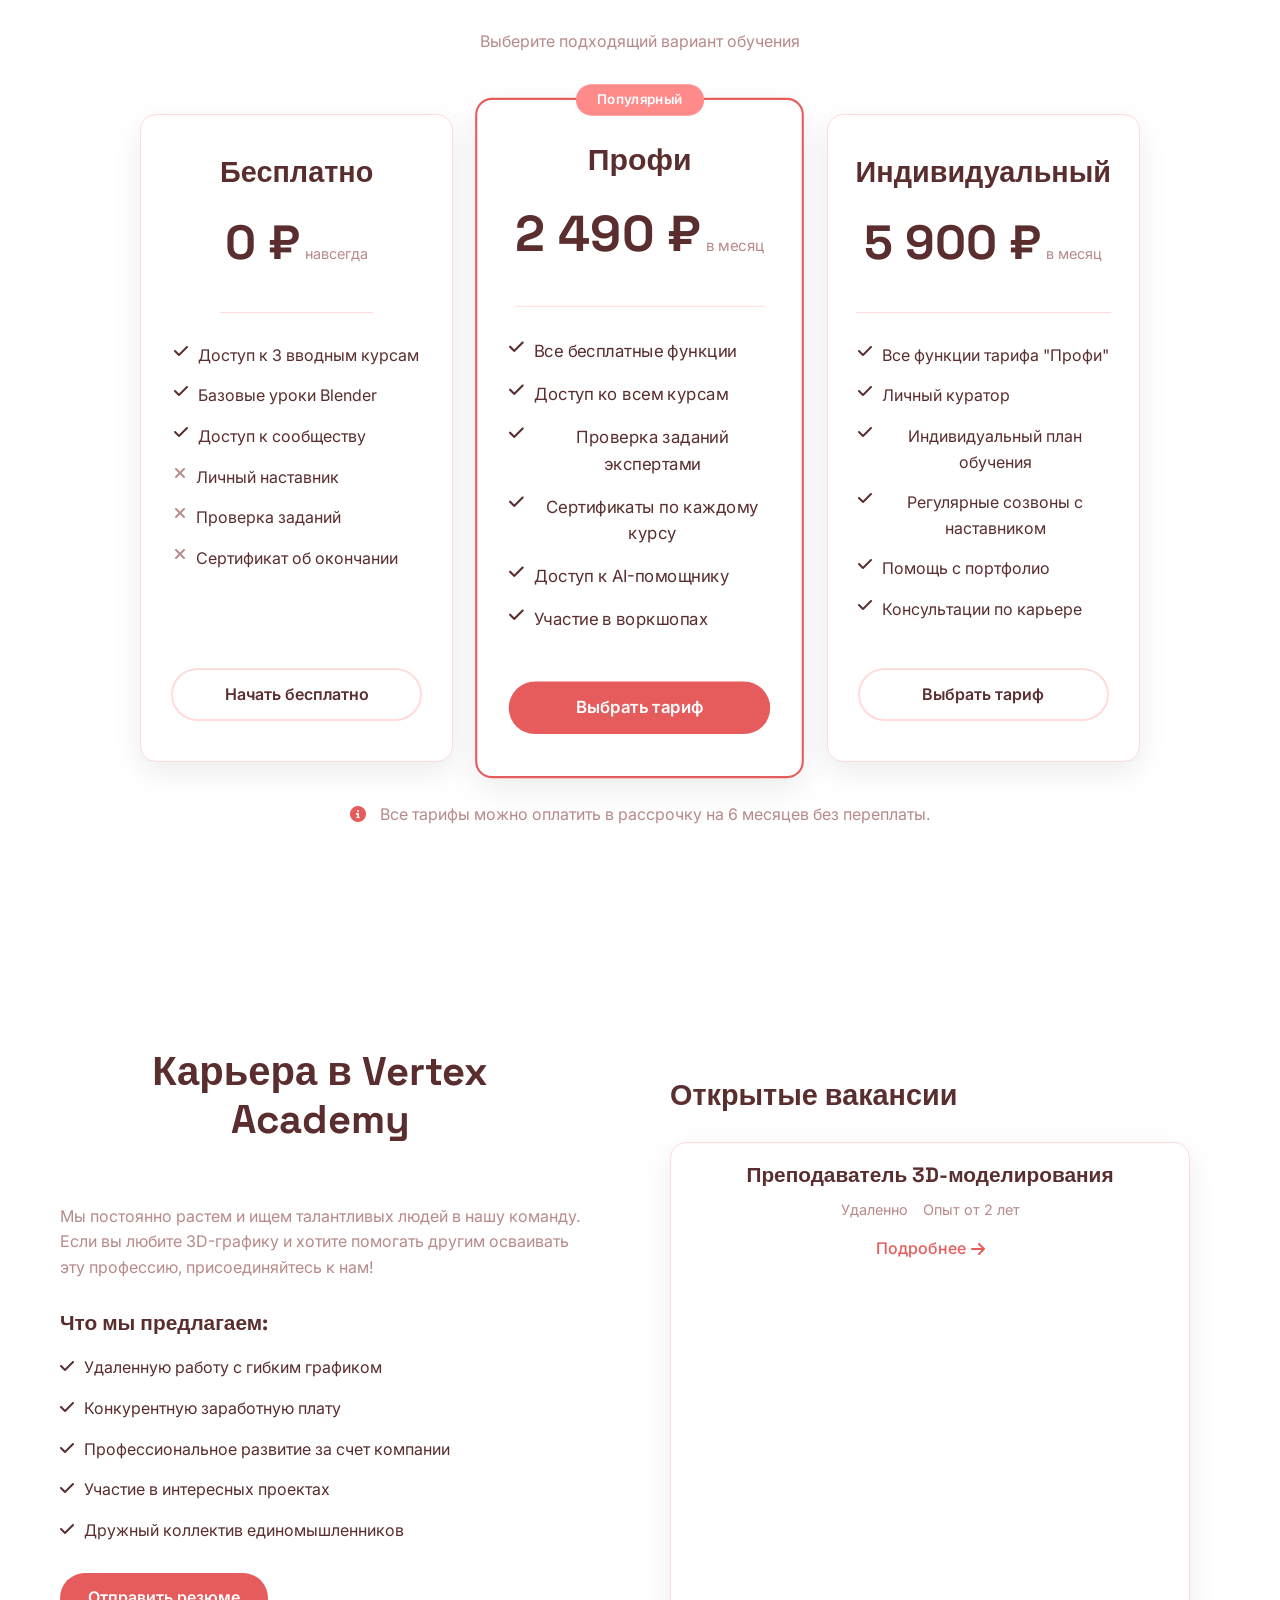
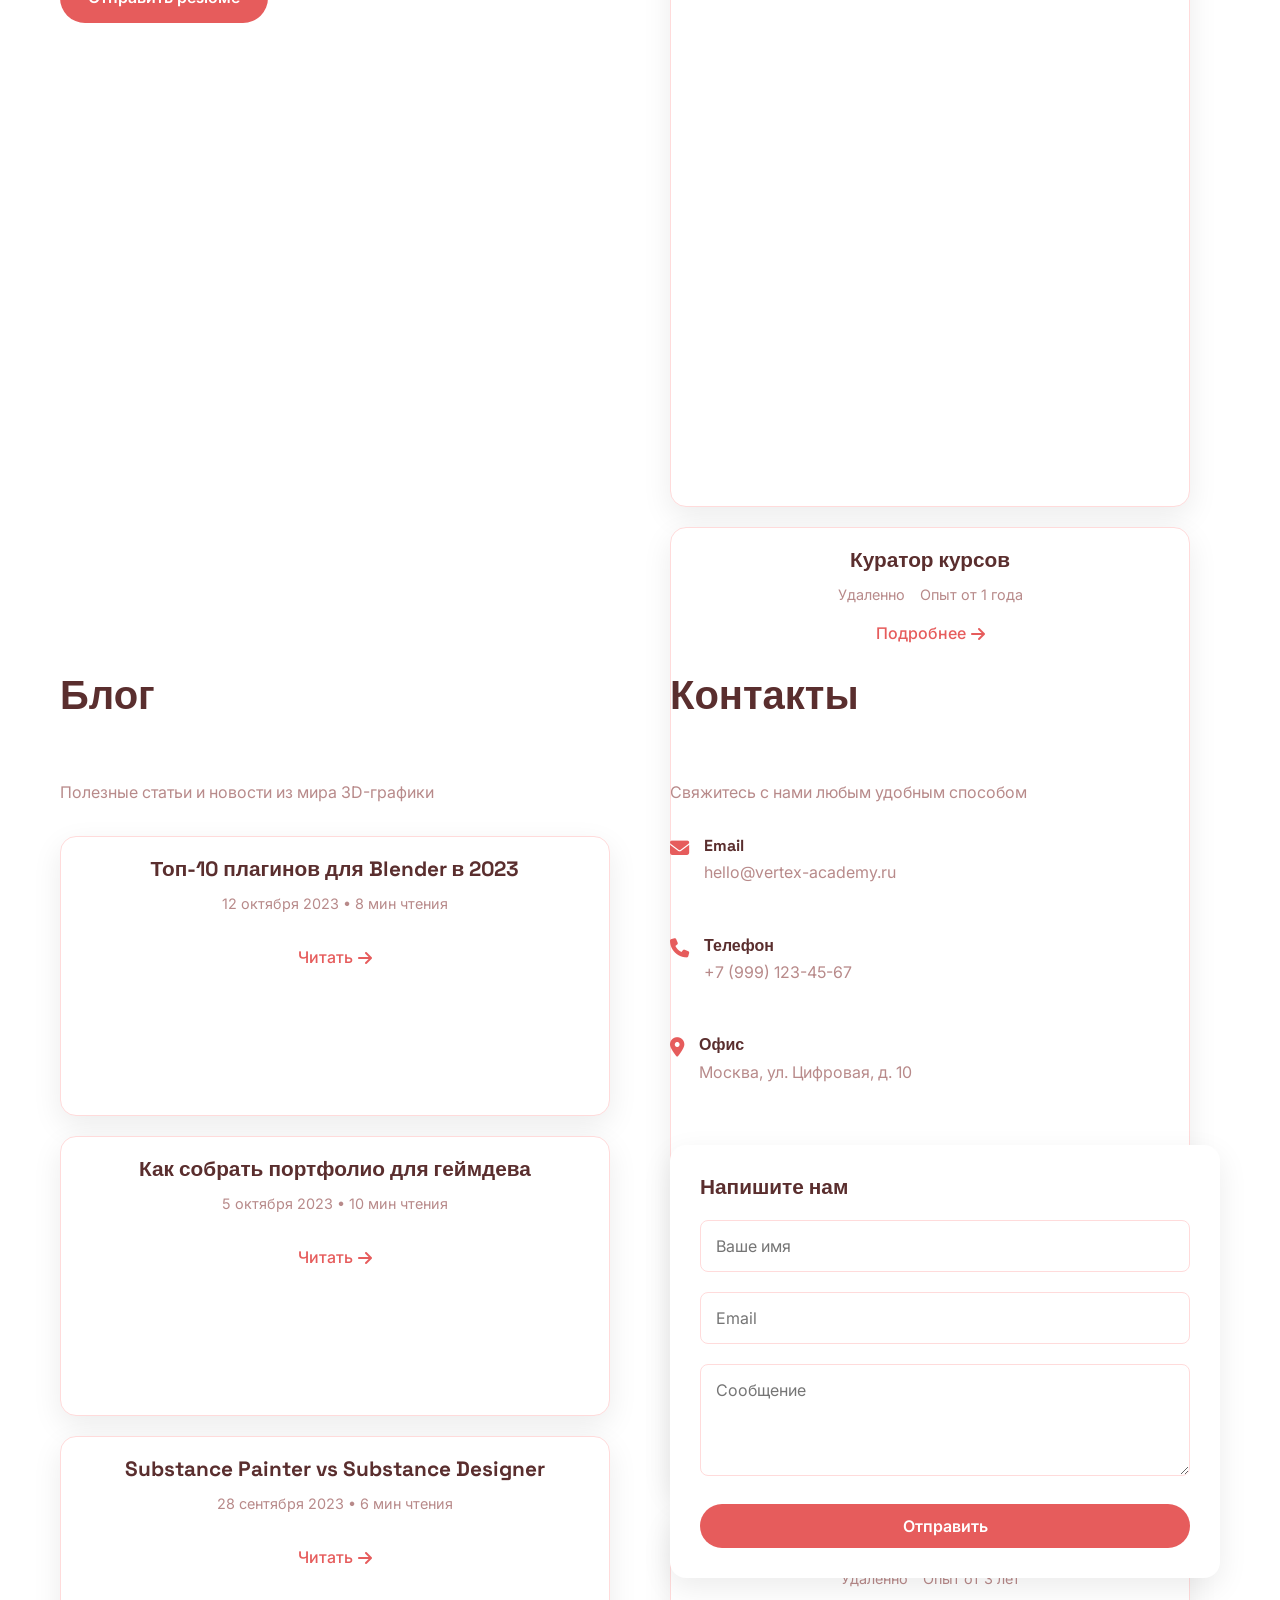
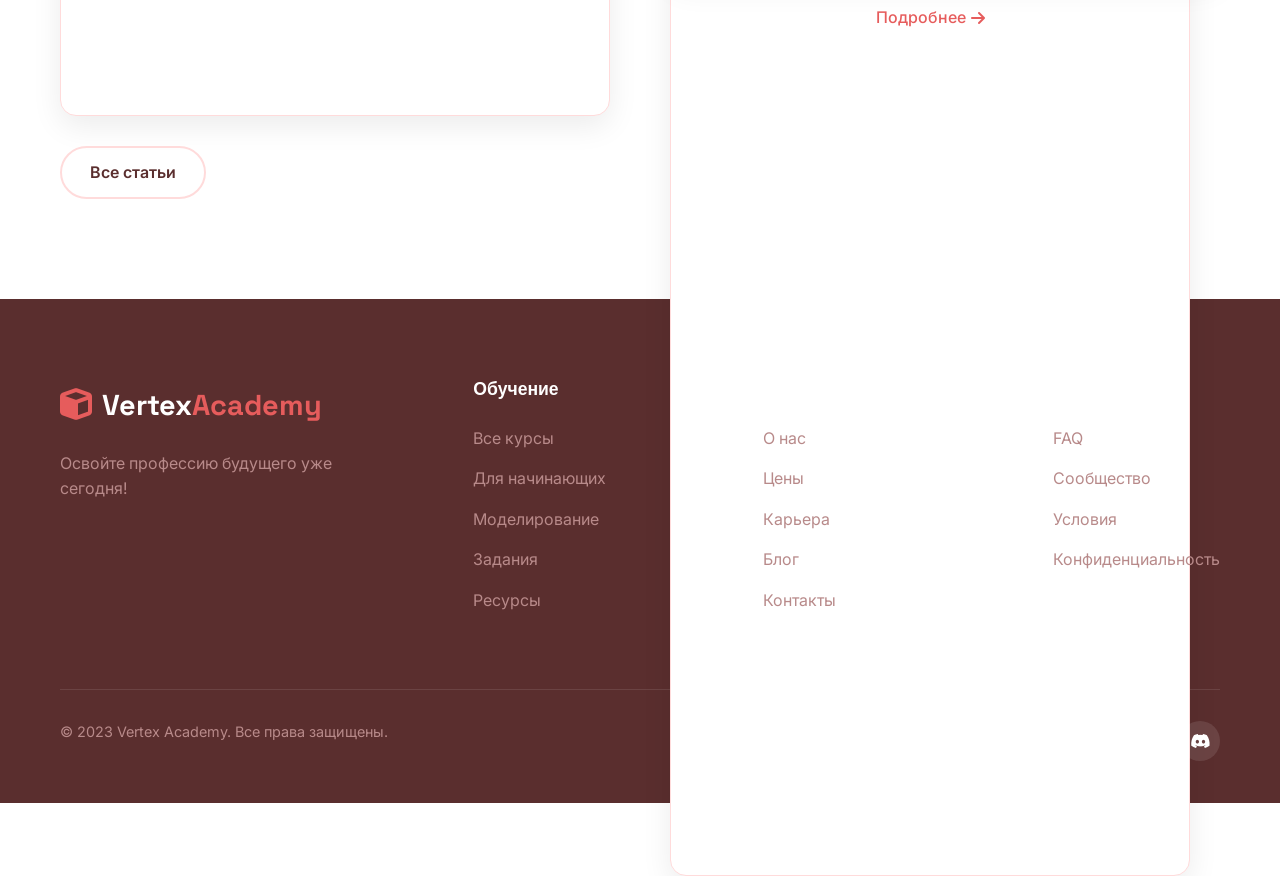
<file: platform.html>
<!DOCTYPE html>
<html lang="ru">
<head>
    <meta charset="UTF-8">
    <meta name="viewport" content="width=device-width, initial-scale=1.0">
    <title>Платформа - Vertex Academy</title>
    <link rel="stylesheet" href="css/style.css">
    <link rel="stylesheet" href="css/responsive.css">
    <link rel="stylesheet" href="css/platform.css">
    <link rel="stylesheet" href="https://cdnjs.cloudflare.com/ajax/libs/font-awesome/6.4.0/css/all.min.css">
    <link rel="preconnect" href="https://fonts.googleapis.com">
    <link rel="preconnect" href="https://fonts.gstatic.com" crossorigin>
    <link href="https://fonts.googleapis.com/css2?family=Inter:wght@300;400;500;600;700;800&family=Space+Grotesk:wght@400;500;600;700&display=swap" rel="stylesheet">
</head>
<body>
    <!-- Шапка и навигация -->
    <header class="header">
        <div class="container">
            <nav class="nav">
                <div class="logo">
                    <a href="index.html">
                        <span class="logo-icon"><i class="fas fa-cube"></i></span>
                        <span class="logo-text">Vertex<span class="logo-accent">Academy</span></span>
                    </a>
                </div>
                
                <ul class="nav-menu">
                    <li><a href="index.html">Главная</a></li>
                    <li><a href="courses.html">Курсы</a></li>
                    <li><a href="platform.html" class="active">Платформа</a></li>
                    <li><a href="support.html">Поддержка</a></li>
                    <li><a href="login.html" class="btn btn-outline">Войти</a></li>
                </ul>
                
                <button class="nav-toggle" id="navToggle">
                    <i class="fas fa-bars"></i>
                </button>
            </nav>
        </div>
    </header>

    <!-- Хлебные крошки -->
    <section class="breadcrumbs">
        <div class="container">
            <nav class="breadcrumb-nav">
                <a href="index.html">Главная</a>
                <span><i class="fas fa-chevron-right"></i></span>
                <span class="current">Платформа</span>
            </nav>
        </div>
    </section>

    <!-- Герой секция платформы -->
    <section class="page-hero platform-hero">
        <div class="container">
            <div class="page-hero-content">
                <h1 class="page-hero-title">Наша платформа</h1>
                <p class="page-hero-description">Инновационная образовательная среда, созданная для эффективного обучения 3D-графике с нуля до профессионального уровня.</p>
                
                <div class="platform-stats">
                    <div class="platform-stat">
                        <span class="platform-stat-number">2018</span>
                        <span class="platform-stat-label">Год основания</span>
                    </div>
                    <div class="platform-stat">
                        <span class="platform-stat-number">24/7</span>
                        <span class="platform-stat-label">Доступ к материалам</span>
                    </div>
                    <div class="platform-stat">
                        <span class="platform-stat-number">50+</span>
                        <span class="platform-stat-label">Экспертов-наставников</span>
                    </div>
                </div>
            </div>
        </div>
    </section>

    <!-- О нас -->
    <section class="about-section" id="about">
        <div class="container">
            <div class="about-content">
                <div class="about-text">
                    <h2 class="section-title">О Vertex Academy</h2>
                    <p>Vertex Academy — это инновационная образовательная платформа, созданная в 2018 году с целью сделать обучение 3D-графике доступным и эффективным для всех.</p>
                    <p>Мы собрали команду профессионалов из геймдева, киноиндустрии и архитектурной визуализации, чтобы создать курсы, которые действительно готовят к реальной работе.</p>
                    <p>Наша миссия — помочь каждому желающему освоить востребованную профессию 3D-художника и начать карьеру в индустрии.</p>
                    
                    <div class="about-values">
                        <div class="value">
                            <i class="fas fa-bullseye"></i>
                            <h4>Цель</h4>
                            <p>Сделать обучение 3D доступным для всех</p>
                        </div>
                        <div class="value">
                            <i class="fas fa-handshake"></i>
                            <h4>Подход</h4>
                            <p>Практика вместо скучной теории</p>
                        </div>
                        <div class="value">
                            <i class="fas fa-users"></i>
                            <h4>Сообщество</h4>
                            <p>Поддержка на каждом этапе обучения</p>
                        </div>
                    </div>
                </div>
                
                <div class="about-image">
                    <div class="image-placeholder">
                        <i class="fas fa-cube"></i>
                        <i class="fas fa-sphere"></i>
                        <i class="fas fa-cylinder"></i>
                    </div>
                </div>
            </div>
        </div>
    </section>

    <!-- Цены -->
    <section class="pricing-section" id="pricing">
        <div class="container">
            <h2 class="section-title">Наши тарифы</h2>
            <p class="section-subtitle">Выберите подходящий вариант обучения</p>
            
            <div class="pricing-grid">
                <div class="pricing-card">
                    <div class="pricing-header">
                        <h3 class="pricing-title">Бесплатно</h3>
                        <div class="pricing-price">
                            <span class="price">0 ₽</span>
                            <span class="period">навсегда</span>
                        </div>
                    </div>
                    <div class="pricing-features">
                        <ul>
                            <li><i class="fas fa-check"></i> Доступ к 3 вводным курсам</li>
                            <li><i class="fas fa-check"></i> Базовые уроки Blender</li>
                            <li><i class="fas fa-check"></i> Доступ к сообществу</li>
                            <li><i class="fas fa-times"></i> Личный наставник</li>
                            <li><i class="fas fa-times"></i> Проверка заданий</li>
                            <li><i class="fas fa-times"></i> Сертификат об окончании</li>
                        </ul>
                    </div>
                    <a href="#" class="btn btn-outline btn-block">Начать бесплатно</a>
                </div>
                
                <div class="pricing-card popular">
                    <div class="pricing-badge">Популярный</div>
                    <div class="pricing-header">
                        <h3 class="pricing-title">Профи</h3>
                        <div class="pricing-price">
                            <span class="price">2 490 ₽</span>
                            <span class="period">в месяц</span>
                        </div>
                    </div>
                    <div class="pricing-features">
                        <ul>
                            <li><i class="fas fa-check"></i> Все бесплатные функции</li>
                            <li><i class="fas fa-check"></i> Доступ ко всем курсам</li>
                            <li><i class="fas fa-check"></i> Проверка заданий экспертами</li>
                            <li><i class="fas fa-check"></i> Сертификаты по каждому курсу</li>
                            <li><i class="fas fa-check"></i> Доступ к AI-помощнику</li>
                            <li><i class="fas fa-check"></i> Участие в воркшопах</li>
                        </ul>
                    </div>
                    <a href="#" class="btn btn-primary btn-block">Выбрать тариф</a>
                </div>
                
                <div class="pricing-card">
                    <div class="pricing-header">
                        <h3 class="pricing-title">Индивидуальный</h3>
                        <div class="pricing-price">
                            <span class="price">5 900 ₽</span>
                            <span class="period">в месяц</span>
                        </div>
                    </div>
                    <div class="pricing-features">
                        <ul>
                            <li><i class="fas fa-check"></i> Все функции тарифа "Профи"</li>
                            <li><i class="fas fa-check"></i> Личный куратор</li>
                            <li><i class="fas fa-check"></i> Индивидуальный план обучения</li>
                            <li><i class="fas fa-check"></i> Регулярные созвоны с наставником</li>
                            <li><i class="fas fa-check"></i> Помощь с портфолио</li>
                            <li><i class="fas fa-check"></i> Консультации по карьере</li>
                        </ul>
                    </div>
                    <a href="#" class="btn btn-outline btn-block">Выбрать тариф</a>
                </div>
            </div>
            
            <div class="pricing-note">
                <p><i class="fas fa-info-circle"></i> Все тарифы можно оплатить в рассрочку на 6 месяцев без переплаты.</p>
            </div>
        </div>
    </section>

    <!-- Карьера -->
    <section class="career-section" id="career">
        <div class="container">
            <div class="career-content">
                <div class="career-text">
                    <h2 class="section-title">Карьера в Vertex Academy</h2>
                    <p>Мы постоянно растем и ищем талантливых людей в нашу команду. Если вы любите 3D-графику и хотите помогать другим осваивать эту профессию, присоединяйтесь к нам!</p>
                    
                    <div class="career-benefits">
                        <h4>Что мы предлагаем:</h4>
                        <ul>
                            <li><i class="fas fa-check"></i> Удаленную работу с гибким графиком</li>
                            <li><i class="fas fa-check"></i> Конкурентную заработную плату</li>
                            <li><i class="fas fa-check"></i> Профессиональное развитие за счет компании</li>
                            <li><i class="fas fa-check"></i> Участие в интересных проектах</li>
                            <li><i class="fas fa-check"></i> Дружный коллектив единомышленников</li>
                        </ul>
                    </div>
                    
                    <a href="mailto:career@vertex-academy.ru" class="btn btn-primary">Отправить резюме</a>
                </div>
                
                <div class="career-vacancies">
                    <h3>Открытые вакансии</h3>
                    
                    <div class="vacancy-card">
                        <h4>Преподаватель 3D-моделирования</h4>
                        <div class="vacancy-meta">
                            <span class="vacancy-type">Удаленно</span>
                            <span class="vacancy-experience">Опыт от 2 лет</span>
                        </div>
                        <a href="#" class="vacancy-link">Подробнее <i class="fas fa-arrow-right"></i></a>
                    </div>
                    
                    <div class="vacancy-card">
                        <h4>Куратор курсов</h4>
                        <div class="vacancy-meta">
                            <span class="vacancy-type">Удаленно</span>
                            <span class="vacancy-experience">Опыт от 1 года</span>
                        </div>
                        <a href="#" class="vacancy-link">Подробнее <i class="fas fa-arrow-right"></i></a>
                    </div>
                    
                    <div class="vacancy-card">
                        <h4>3D-художник для создания контента</h4>
                        <div class="vacancy-meta">
                            <span class="vacancy-type">Удаленно</span>
                            <span class="vacancy-experience">Опыт от 3 лет</span>
                        </div>
                        <a href="#" class="vacancy-link">Подробнее <i class="fas fa-arrow-right"></i></a>
                    </div>
                </div>
            </div>
        </div>
    </section>

    <!-- Блог и контакты -->
    <section class="blog-contacts-section">
        <div class="container">
            <div class="blog-contacts-grid">
                <div class="blog-preview" id="blog">
                    <h2 class="section-title">Блог</h2>
                    <p>Полезные статьи и новости из мира 3D-графики</p>
                    
                    <div class="blog-posts">
                        <div class="blog-post">
                            <h4>Топ-10 плагинов для Blender в 2023</h4>
                            <p class="post-meta">12 октября 2023 • 8 мин чтения</p>
                            <a href="#" class="post-link">Читать <i class="fas fa-arrow-right"></i></a>
                        </div>
                        
                        <div class="blog-post">
                            <h4>Как собрать портфолио для геймдева</h4>
                            <p class="post-meta">5 октября 2023 • 10 мин чтения</p>
                            <a href="#" class="post-link">Читать <i class="fas fa-arrow-right"></i></a>
                        </div>
                        
                        <div class="blog-post">
                            <h4>Substance Painter vs Substance Designer</h4>
                            <p class="post-meta">28 сентября 2023 • 6 мин чтения</p>
                            <a href="#" class="post-link">Читать <i class="fas fa-arrow-right"></i></a>
                        </div>
                    </div>
                    
                    <a href="#" class="btn btn-outline">Все статьи</a>
                </div>
                
                <div class="contacts" id="contacts">
                    <h2 class="section-title">Контакты</h2>
                    <p>Свяжитесь с нами любым удобным способом</p>
                    
                    <div class="contact-info">
                        <div class="contact-item">
                            <i class="fas fa-envelope"></i>
                            <div>
                                <h4>Email</h4>
                                <p>hello@vertex-academy.ru</p>
                            </div>
                        </div>
                        
                        <div class="contact-item">
                            <i class="fas fa-phone"></i>
                            <div>
                                <h4>Телефон</h4>
                                <p>+7 (999) 123-45-67</p>
                            </div>
                        </div>
                        
                        <div class="contact-item">
                            <i class="fas fa-map-marker-alt"></i>
                            <div>
                                <h4>Офис</h4>
                                <p>Москва, ул. Цифровая, д. 10</p>
                            </div>
                        </div>
                    </div>
                    
                    <form class="contact-form">
                        <h4>Напишите нам</h4>
                        <input type="text" placeholder="Ваше имя" required>
                        <input type="email" placeholder="Email" required>
                        <textarea placeholder="Сообщение" rows="4" required></textarea>
                        <button type="submit" class="btn btn-primary">Отправить</button>
                    </form>
                </div>
            </div>
        </div>
    </section>

  <footer class="footer" id="platform">
        <div class="container">
            <div class="footer-content">
                <div class="footer-logo">
                    <a href="index.html">
                        <span class="logo-icon"><i class="fas fa-cube"></i></span>
                        <span class="logo-text">Vertex<span class="logo-accent">Academy</span></span>
                    </a>
                    <p class="footer-tagline">Освойте профессию будущего уже сегодня!</p>
                </div>
                
                <div class="footer-links">
                    <div class="footer-column">
                        <h4 class="footer-title">Обучение</h4>
                        <ul class="footer-list">
                            <li><a href="courses.html">Все курсы</a></li>
                            <li><a href="courses.html">Для начинающих</a></li>
                            <li><a href="courses.html">Моделирование</a></li>
                            <li><a href="platform.html">Задания</a></li>
                            <li><a href="platform.html">Ресурсы</a></li>
                        </ul>
                    </div>
                    
                    <div class="footer-column">
                        <h4 class="footer-title">Платформа</h4>
                        <ul class="footer-list">
                            <li><a href="platform.html">О нас</a></li>
                            <li><a href="platform.html">Цены</a></li>
                            <li><a href="platform.html">Карьера</a></li>
                            <li><a href="platform.html">Блог</a></li>
                            <li><a href="platform.html">Контакты</a></li>
                        </ul>
                    </div>
                    
                    <div class="footer-column">
                        <h4 class="footer-title">Поддержка</h4>
                        <ul class="footer-list">
                            <li><a href="support.html">FAQ</a></li>
                            <li><a href="support.html">Сообщество</a></li>
                            <li><a href="support.html">Условия</a></li>
                            <li><a href="support.html">Конфиденциальность</a></li>
                        </ul>
                    </div>
                </div>
            </div>
            
            <div class="footer-bottom">
                <p class="copyright">&copy; 2023 Vertex Academy. Все права защищены.</p>
                <div class="social-links">
                    <a href="https://vk.com/club238417916"><i class="fab fa-vk"></i></a>
                    <a href="https://t.me/Vertex_Academyy"><i class="fab fa-telegram"></i></a>
                    <a href="forum.html"><i class="fab fa-comments"></i></a>
                    <a href="https://discord.gg/pwMGwv8s"><i class="fab fa-discord"></i></a>
                </div>
            </div>
        </div>
    </footer>

    <!-- JavaScript -->
    <script src="js/main.js"></script>
    <script src="js/platform.js"></script>
    <!-- ========== РАБОТАЮЩИЙ AI-ЧАТ ========== -->
<style>
.ai-assistant {
    position: fixed;
    bottom: 20px;
    right: 20px;
    width: 320px;
    background: white;
    border-radius: 16px;
    box-shadow: 0 5px 20px rgba(0,0,0,0.15);
    border: 1px solid #ffdbdb;
    z-index: 1000;
    font-family: 'Inter', sans-serif;
}
.ai-header {
    background: #e65c5c;
    color: white;
    padding: 12px 16px;
    border-radius: 16px 16px 0 0;
    display: flex;
    justify-content: space-between;
    align-items: center;
    font-weight: 600;
}
.ai-close {
    background: none;
    border: none;
    color: white;
    font-size: 18px;
    cursor: pointer;
}
.ai-messages {
    height: 250px;
    overflow-y: auto;
    padding: 12px;
    background: #fff5f5;
}
.ai-message.bot {
    background: #e8e8e8;
    color: #000000 !important;
    padding: 10px 14px;
    border-radius: 18px;
    border-bottom-left-radius: 4px;
    margin-bottom: 8px;
    max-width: 85%;
    font-size: 14px;
}
.ai-message.user {
    background: #e65c5c;
    color: white;
    padding: 10px 14px;
    border-radius: 18px;
    border-bottom-right-radius: 4px;
    margin-bottom: 8px;
    margin-left: auto;
    max-width: 85%;
}
.ai-input-area {
    display: flex;
    padding: 12px;
    border-top: 1px solid #ffdbdb;
    gap: 8px;
    background: white;
    border-radius: 0 0 16px 16px;
}
.ai-input-area input {
    flex: 1;
    padding: 10px 14px;
    border: 1px solid #ffdbdb;
    border-radius: 25px;
    font-size: 14px;
    outline: none;
}
.ai-input-area input:focus {
    border-color: #e65c5c;
}
.ai-input-area button {
    width: 38px;
    height: 38px;
    background: #e65c5c;
    border: none;
    border-radius: 50%;
    color: white;
    cursor: pointer;
}
</style>

<div class="ai-assistant" id="aiAssistant">
    <div class="ai-header">
        <strong>🤖 AI-помощник Vertex</strong>
        <button class="ai-close" onclick="document.getElementById('aiAssistant').style.display='none'">✕</button>
    </div>
    <div class="ai-messages" id="aiMessages">
        <div class="ai-message bot">Здравствуйте! Я помогу выбрать курс или отвечу на вопросы. Спросите меня о курсах, ценах или контактах.</div>
    </div>
    <div class="ai-input-area">
        <input type="text" id="aiInput" placeholder="Напишите ваш вопрос...">
        <button id="askAiBtn">➤</button>
    </div>
</div>

<script>
// Логика ответов AI (работает)
document.addEventListener('DOMContentLoaded', function() {
    const input = document.getElementById('aiInput');
    const button = document.getElementById('askAiBtn');
    const messagesDiv = document.getElementById('aiMessages');
    
    if (!button) return;
    
    function addMessage(text, isUser = false) {
        const msgDiv = document.createElement('div');
        msgDiv.className = `ai-message ${isUser ? 'user' : 'bot'}`;
        msgDiv.textContent = text;
        messagesDiv.appendChild(msgDiv);
        messagesDiv.scrollTop = messagesDiv.scrollHeight;
    }
    
    function getAIResponse(question) {
        const q = question.toLowerCase();
        if (q.includes('курс') || q.includes('blender')) {
            return '🎓 Рекомендую курс "Blender за 30 дней" — подходит для начинающих. Хотите записаться?';
        } else if (q.includes('цена') || q.includes('стои') || q.includes('руб')) {
            return '💰 У нас есть бесплатные курсы и платные от 4990 ₽. Напишите, какой курс вас интересует!';
        } else if (q.includes('контакт') || q.includes('поддержк')) {
            return '📧 Связаться с нами можно через support@vertex-academy.ru или в разделе "Поддержка" на сайте.';
        } else if (q.includes('регистрац') || q.includes('войти')) {
            return '🔐 Для регистрации нажмите на кнопку "Начать бесплатно" на главной странице или перейдите в раздел "Вход".';
        } else {
            return '🤔 Я могу ответить на вопросы о курсах, ценах, регистрации или контактах. Что вас интересует?';
        }
    }
    
    async function askAI() {
        const question = input.value.trim();
        if (!question) return;
        
        addMessage(question, true);
        input.value = '';
        
        // Имитация задержки ответа
        setTimeout(() => {
            const answer = getAIResponse(question);
            addMessage(answer, false);
            
            // Сохраняем в базу данных (если есть)
            if (window.addAIInteraction && window.currentUserId) {
                window.addAIInteraction({
                    userId: window.currentUserId,
                    question: question,
                    answer: answer,
                    date: new Date().toISOString()
                }).catch(e => console.log('БД не готова'));
            }
        }, 500);
    }
    
    button.addEventListener('click', askAI);
    input.addEventListener('keypress', function(e) {
        if (e.key === 'Enter') askAI();
    });
});
</script>
</body>
</html>
</file>
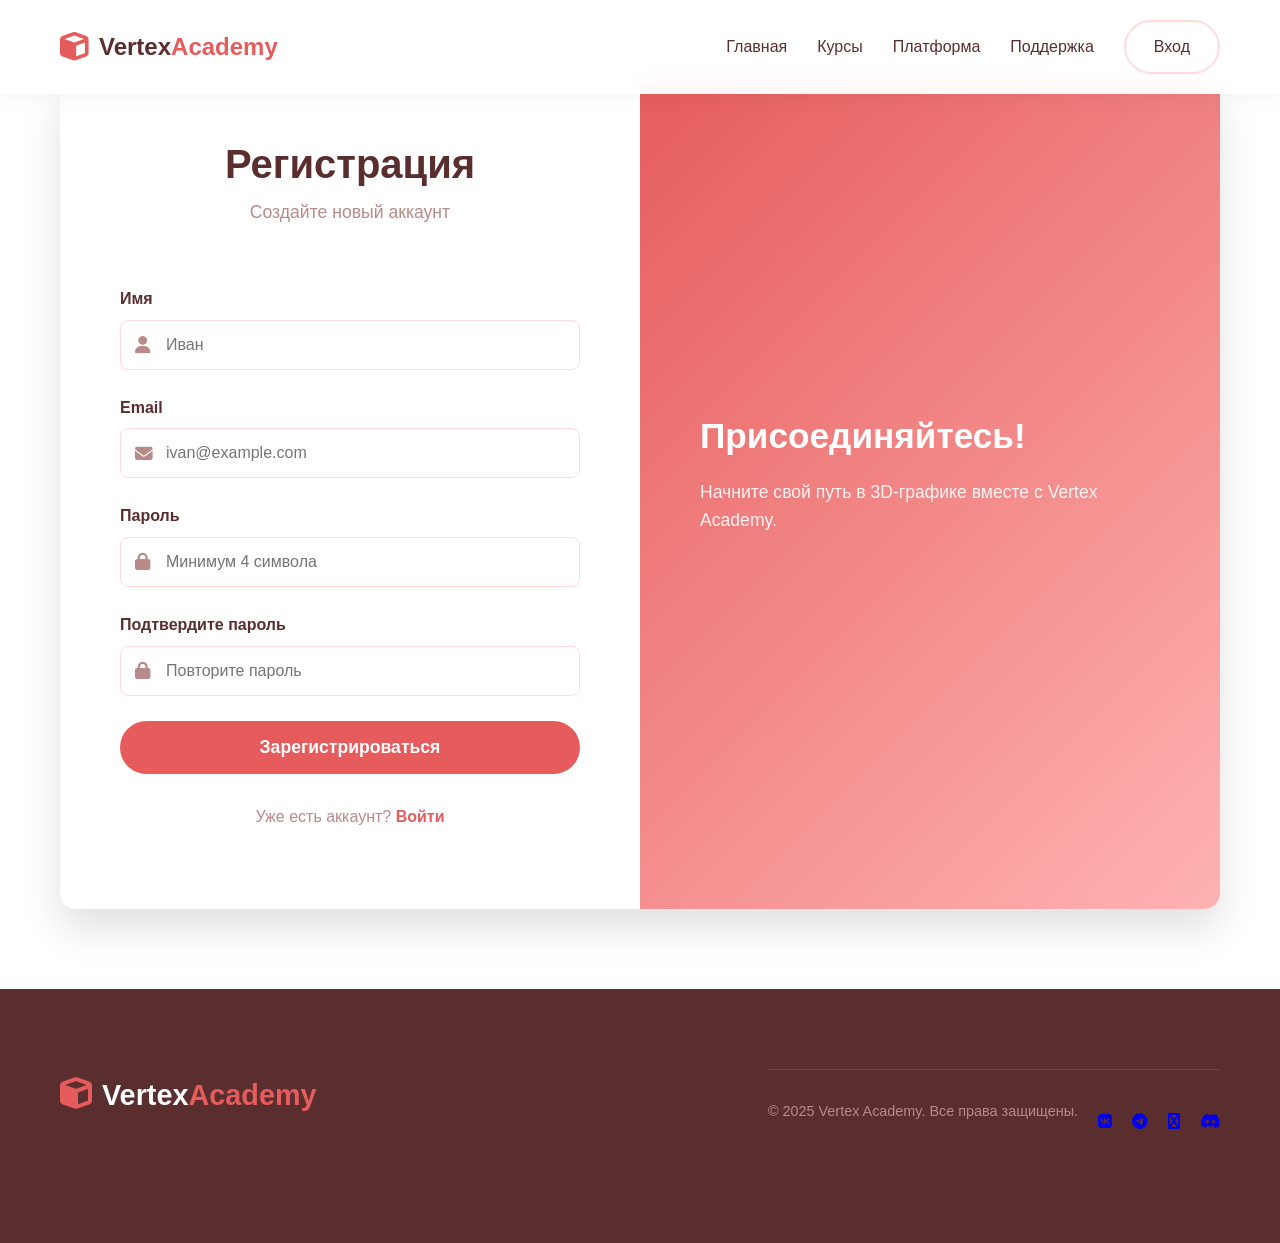
<file: register.html>
<!DOCTYPE html>
<html lang="ru">
<head>
    <meta charset="UTF-8">
    <meta name="viewport" content="width=device-width, initial-scale=1.0">
    <title>Регистрация - Vertex Academy</title>
    <link rel="stylesheet" href="css/style.css">
    <link rel="stylesheet" href="css/responsive.css">
    <link rel="stylesheet" href="css/auth.css">
    <link rel="stylesheet" href="https://cdnjs.cloudflare.com/ajax/libs/font-awesome/6.4.0/css/all.min.css">
</head>
<body class="auth-page">
    <header class="header">
        <div class="container">
            <nav class="nav">
                <div class="logo">
                    <a href="index.html">
                        <span class="logo-icon"><i class="fas fa-cube"></i></span>
                        <span class="logo-text">Vertex<span class="logo-accent">Academy</span></span>
                    </a>
                </div>
                <ul class="nav-menu">
                    <li><a href="index.html">Главная</a></li>
                    <li><a href="courses.html">Курсы</a></li>
                    <li><a href="platform.html">Платформа</a></li>
                    <li><a href="support.html">Поддержка</a></li>
                    <li><a href="login.html" class="btn btn-outline">Вход</a></li>
                </ul>
                <button class="nav-toggle" id="navToggle"><i class="fas fa-bars"></i></button>
            </nav>
        </div>
    </header>

    <main class="auth-container">
        <div class="container">
            <div class="auth-wrapper">
                <div class="auth-form-container">
                    <div class="auth-header">
                        <h1 class="auth-title">Регистрация</h1>
                        <p class="auth-subtitle">Создайте новый аккаунт</p>
                    </div>
                    
                    <form id="registerForm">
                        <div class="form-group">
                            <label for="name" class="form-label">Имя</label>
                            <div class="input-with-icon">
                                <i class="fas fa-user"></i>
                                <input type="text" id="name" placeholder="Иван" required>
                            </div>
                        </div>
                        
                        <div class="form-group">
                            <label for="regEmail" class="form-label">Email</label>
                            <div class="input-with-icon">
                                <i class="fas fa-envelope"></i>
                                <input type="email" id="regEmail" placeholder="ivan@example.com" required>
                            </div>
                        </div>
                        
                        <div class="form-group">
                            <label for="regPassword" class="form-label">Пароль</label>
                            <div class="input-with-icon">
                                <i class="fas fa-lock"></i>
                                <input type="password" id="regPassword" placeholder="Минимум 4 символа" required>
                            </div>
                        </div>
                        
                        <div class="form-group">
                            <label for="confirmPassword" class="form-label">Подтвердите пароль</label>
                            <div class="input-with-icon">
                                <i class="fas fa-lock"></i>
                                <input type="password" id="confirmPassword" placeholder="Повторите пароль" required>
                            </div>
                        </div>
                        
                        <button type="submit" class="btn btn-primary btn-block btn-large">Зарегистрироваться</button>
                        
                        <div class="auth-footer">
                            <p>Уже есть аккаунт? <a href="login.html">Войти</a></p>
                        </div>
                    </form>
                </div>
                
                <div class="auth-info">
                    <div class="auth-info-content">
                        <h2>Присоединяйтесь!</h2>
                        <p>Начните свой путь в 3D-графике вместе с Vertex Academy.</p>
                    </div>
                </div>
            </div>
        </div>
    </main>

    <footer class="footer">
        <div class="container">
            <div class="footer-content">
                <div class="footer-logo">
                    <a href="index.html">
                        <span class="logo-icon"><i class="fas fa-cube"></i></span>
                        <span class="logo-text">Vertex<span class="logo-accent">Academy</span></span>
                    </a>
                </div>
                <div class="footer-bottom">
                    <p class="copyright">&copy; 2025 Vertex Academy. Все права защищены.</p>
                    <a href="https://vk.com/club238417916"><i class="fab fa-vk"></i></a>
                    <a href="https://t.me/Vertex_Academyy"><i class="fab fa-telegram"></i></a>
                    <a href="forum.html"><i class="fab fa-comments"></i></a>
                    <a href="https://discord.gg/pwMGwv8s"><i class="fab fa-discord"></i></a>
                </div>
            </div>
        </div>
    </footer>
<script src="js/database.js"></script>
<script>
    document.addEventListener('DOMContentLoaded', async function() {
        // Открываем БД при загрузке
        await openDB();
        
        const form = document.getElementById('registerForm');
        
        form.addEventListener('submit', async function(e) {
            e.preventDefault();
            e.stopPropagation();
            
            const name = document.getElementById('name').value.trim();
            const email = document.getElementById('regEmail').value.trim();
            const password = document.getElementById('regPassword').value.trim();
            const confirm = document.getElementById('confirmPassword').value.trim();
            
            // Валидация
            if (!name || !email || !password) {
                alert('Заполните все поля');
                return;
            }
            
            if (password !== confirm) {
                alert('Пароли не совпадают');
                return;
            }
            
            if (password.length < 4) {
                alert('Пароль должен быть не менее 4 символов');
                return;
            }
            
            // Простая валидация email
            const emailRegex = /^[^\s@]+@[^\s@]+\.[^\s@]+$/;
            if (!emailRegex.test(email)) {
                alert('Введите корректный email');
                return;
            }
            
            try {
                // Проверяем, не занят ли email
                const existing = await getUserByEmail(email);
                if (existing) {
                    alert('Пользователь с таким email уже существует');
                    return;
                }
                
                // Создаём нового пользователя
                const newUser = {
                    email: email,
                    password: password, // В продакшене нужно хэшировать!
                    name: name,
                    role: 'user',
                    createdAt: new Date().toISOString()
                };
                
                const userId = await addUser(newUser);
                
                if (userId) {
                    sessionStorage.setItem('userId', userId);
                    alert('✅ Регистрация успешна! Добро пожаловать, ' + name + '!');
                    window.location.href = 'dashboard.html';
                } else {
                    alert('Ошибка при создании пользователя');
                }
                
            } catch(error) {
                console.error('Ошибка регистрации:', error);
                alert('Ошибка регистрации: ' + error.message);
            }
        });
        
        // Мобильное меню
        document.getElementById('navToggle')?.addEventListener('click', function() {
            document.querySelector('.nav-menu').classList.toggle('active');
        });
    });
</script>

    <!-- ПОДКЛЮЧАЕМ БАЗУ ДАННЫХ -->
   
</body>
</html>
</file>
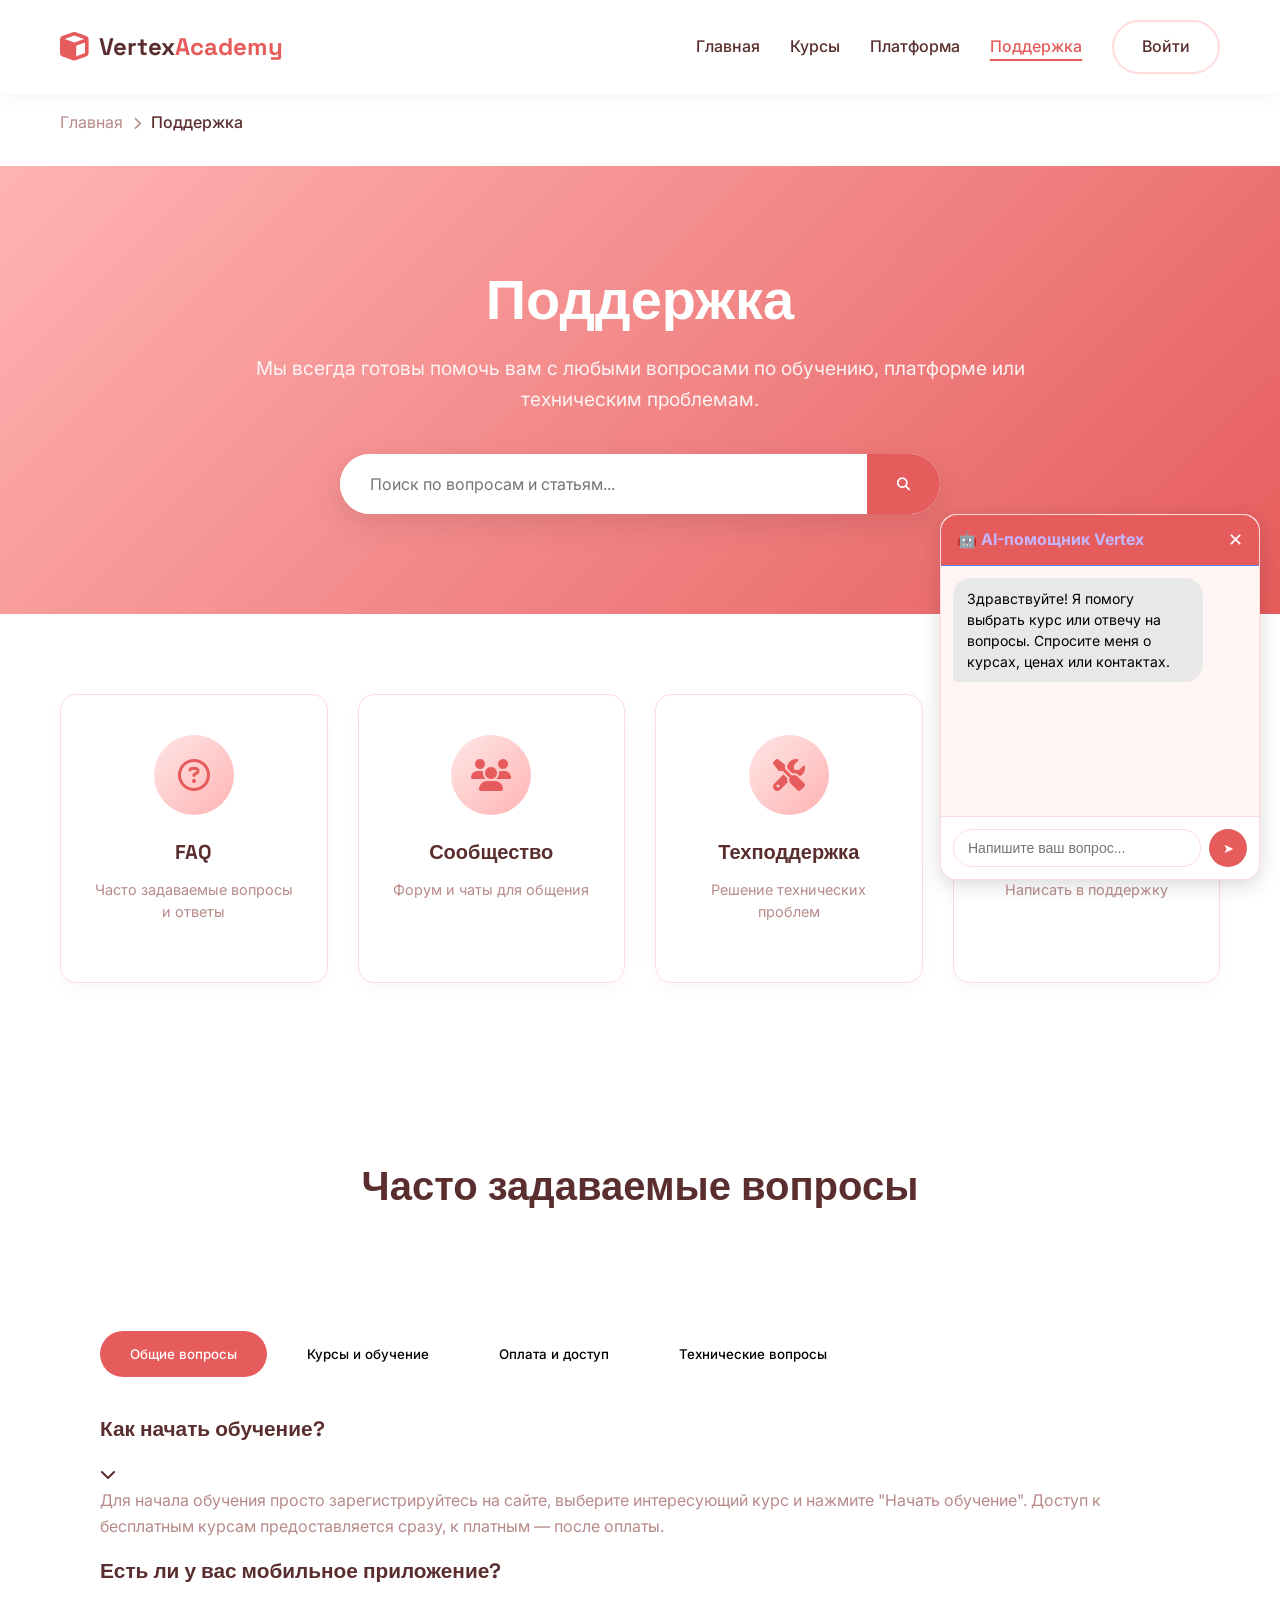
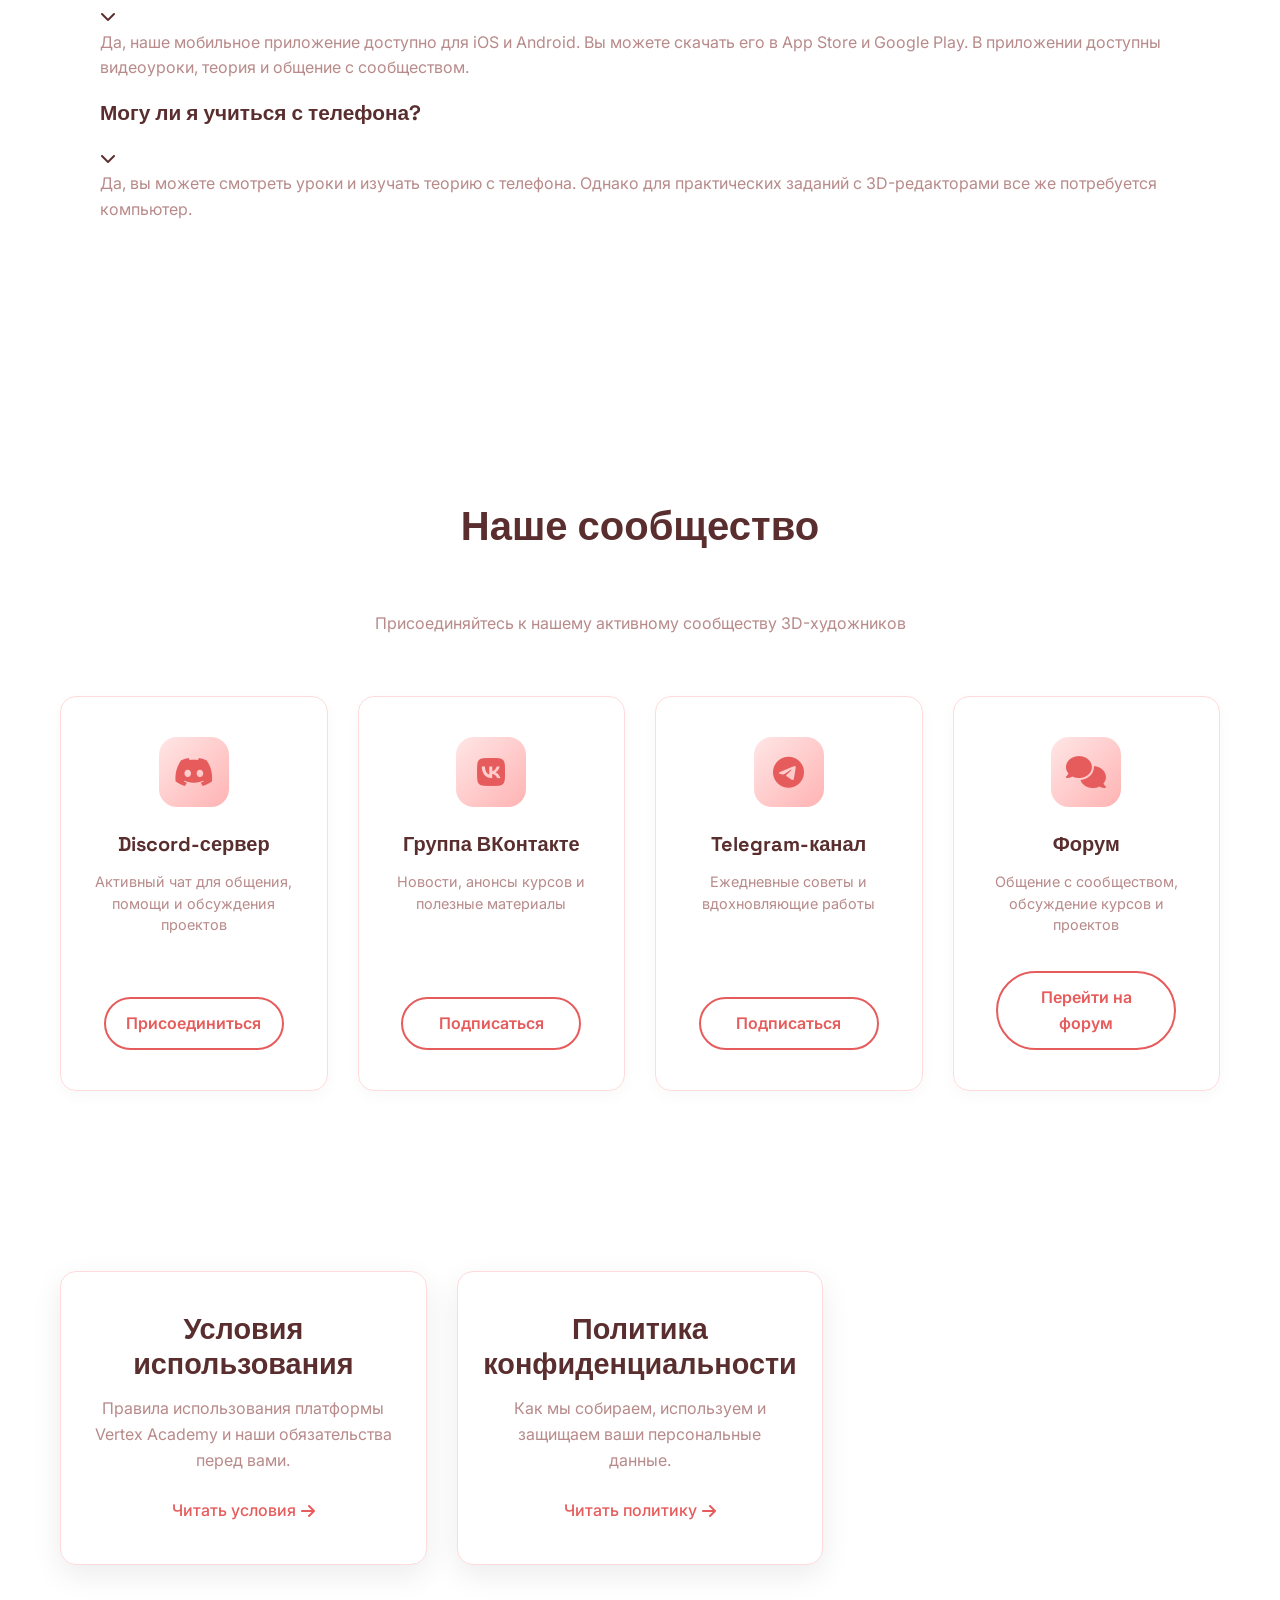
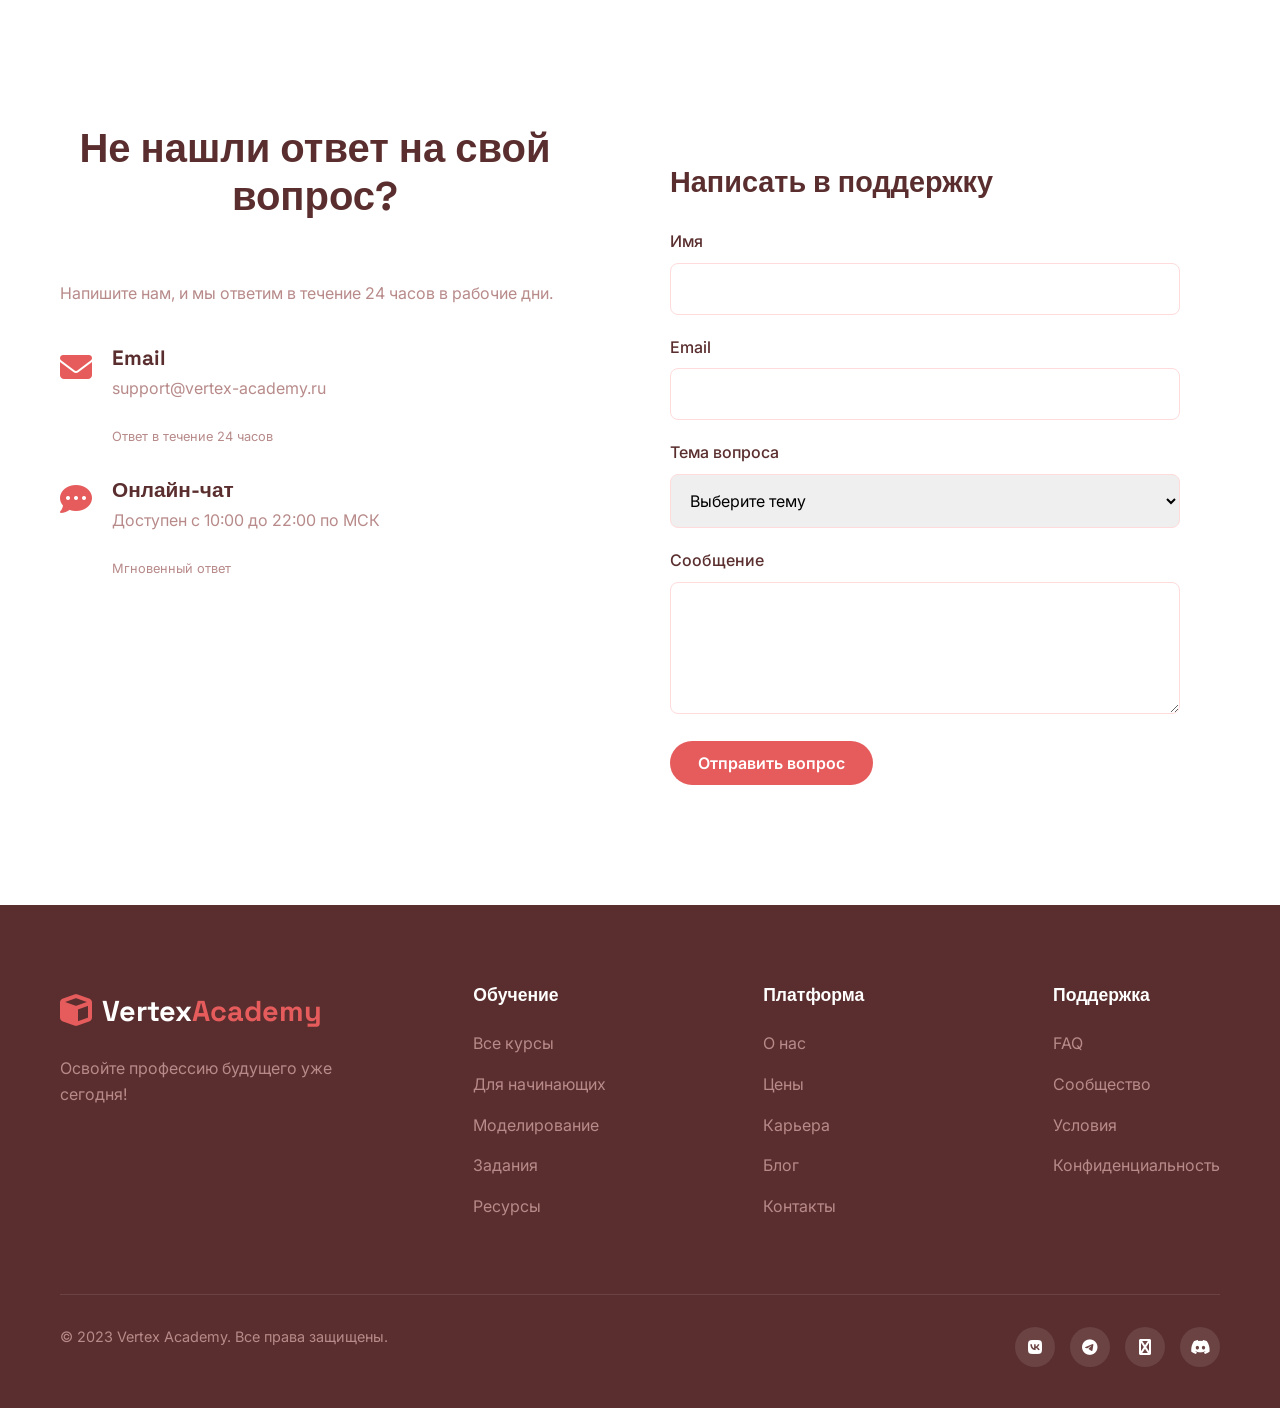
<file: support.html>
<!DOCTYPE html>
<html lang="ru">
<head>
    <meta charset="UTF-8">
    <meta name="viewport" content="width=device-width, initial-scale=1.0">
    <title>Поддержка - Vertex Academy</title>
    <link rel="stylesheet" href="css/style.css">
    <link rel="stylesheet" href="css/responsive.css">
    <link rel="stylesheet" href="css/support.css">
    <link rel="stylesheet" href="https://cdnjs.cloudflare.com/ajax/libs/font-awesome/6.4.0/css/all.min.css">
    <link rel="preconnect" href="https://fonts.googleapis.com">
    <link rel="preconnect" href="https://fonts.gstatic.com" crossorigin>
    <link href="https://fonts.googleapis.com/css2?family=Inter:wght@300;400;500;600;700;800&family=Space+Grotesk:wght@400;500;600;700&display=swap" rel="stylesheet">
</head>
<body>
    <!-- Шапка и навигация -->
    <header class="header">
        <div class="container">
            <nav class="nav">
                <div class="logo">
                    <a href="index.html">
                        <span class="logo-icon"><i class="fas fa-cube"></i></span>
                        <span class="logo-text">Vertex<span class="logo-accent">Academy</span></span>
                    </a>
                </div>
                
                <ul class="nav-menu">
                    <li><a href="index.html">Главная</a></li>
                    <li><a href="courses.html">Курсы</a></li>
                    <li><a href="platform.html">Платформа</a></li>
                    <li><a href="support.html" class="active">Поддержка</a></li>
                    <li><a href="login.html" class="btn btn-outline">Войти</a></li>
                </ul>
                
                <button class="nav-toggle" id="navToggle">
                    <i class="fas fa-bars"></i>
                </button>
            </nav>
        </div>
    </header>

    <!-- Хлебные крошки -->
    <section class="breadcrumbs">
        <div class="container">
            <nav class="breadcrumb-nav">
                <a href="index.html">Главная</a>
                <span><i class="fas fa-chevron-right"></i></span>
                <span class="current">Поддержка</span>
            </nav>
        </div>
    </section>

    <!-- Герой секция поддержки -->
    <section class="page-hero support-hero">
        <div class="container">
            <div class="page-hero-content">
                <h1 class="page-hero-title">Поддержка</h1>
                <p class="page-hero-description">Мы всегда готовы помочь вам с любыми вопросами по обучению, платформе или техническим проблемам.</p>
                
                <div class="support-search">
                    <div class="search-container">
                        <input type="text" placeholder="Поиск по вопросам и статьям...">
                        <button class="search-btn"><i class="fas fa-search"></i></button>
                    </div>
                </div>
            </div>
        </div>
    </section>

    <!-- Основные категории поддержки -->
    <section class="support-categories">
        <div class="container">
            <div class="categories-grid">
                <a href="#faq" class="category-card">
                    <div class="category-icon">
                        <i class="far fa-question-circle"></i>
                    </div>
                    <h3 class="category-title">FAQ</h3>
                    <p class="category-description">Часто задаваемые вопросы и ответы</p>
                </a>
                
                <a href="#community" class="category-card">
                    <div class="category-icon">
                        <i class="fas fa-users"></i>
                    </div>
                    <h3 class="category-title">Сообщество</h3>
                    <p class="category-description">Форум и чаты для общения</p>
                </a>
                
                <a href="#technical" class="category-card">
                    <div class="category-icon">
                        <i class="fas fa-tools"></i>
                    </div>
                    <h3 class="category-title">Техподдержка</h3>
                    <p class="category-description">Решение технических проблем</p>
                </a>
                
                <a href="#contact" class="category-card">
                    <div class="category-icon">
                        <i class="far fa-envelope"></i>
                    </div>
                    <h3 class="category-title">Связаться</h3>
                    <p class="category-description">Написать в поддержку</p>
                </a>
            </div>
        </div>
    </section>

    <!-- FAQ -->
    <section class="faq-section" id="faq">
        <div class="container">
            <h2 class="section-title">Часто задаваемые вопросы</h2>
            
            <div class="faq-categories">
                <div class="faq-category-tabs">
                    <button class="faq-category-tab active" data-category="general">Общие вопросы</button>
                    <button class="faq-category-tab" data-category="courses">Курсы и обучение</button>
                    <button class="faq-category-tab" data-category="payment">Оплата и доступ</button>
                    <button class="faq-category-tab" data-category="technical">Технические вопросы</button>
                </div>
                
                <div class="faq-content">
                    <div class="faq-category-content active" id="general-faq">
                        <div class="faq-item">
                            <div class="faq-question">
                                <h4>Как начать обучение?</h4>
                                <i class="fas fa-chevron-down"></i>
                            </div>
                            <div class="faq-answer">
                                <p>Для начала обучения просто зарегистрируйтесь на сайте, выберите интересующий курс и нажмите "Начать обучение". Доступ к бесплатным курсам предоставляется сразу, к платным — после оплаты.</p>
                            </div>
                        </div>
                        
                        <div class="faq-item">
                            <div class="faq-question">
                                <h4>Есть ли у вас мобильное приложение?</h4>
                                <i class="fas fa-chevron-down"></i>
                            </div>
                            <div class="faq-answer">
                                <p>Да, наше мобильное приложение доступно для iOS и Android. Вы можете скачать его в App Store и Google Play. В приложении доступны видеоуроки, теория и общение с сообществом.</p>
                            </div>
                        </div>
                        
                        <div class="faq-item">
                            <div class="faq-question">
                                <h4>Могу ли я учиться с телефона?</h4>
                                <i class="fas fa-chevron-down"></i>
                            </div>
                            <div class="faq-answer">
                                <p>Да, вы можете смотреть уроки и изучать теорию с телефона. Однако для практических заданий с 3D-редакторами все же потребуется компьютер.</p>
                            </div>
                        </div>
                    </div>
                    
                    <div class="faq-category-content" id="courses-faq">
                        <div class="faq-item">
                            <div class="faq-question">
                                <h4>Сколько времени занимает прохождение курса?</h4>
                                <i class="fas fa-chevron-down"></i>
                            </div>
                            <div class="faq-answer">
                                <p>Длительность курсов варьируется от 20 до 60 дней при занятиях по 1-2 часа в день. Вы можете учиться в своем темпе — доступ к материалам остается навсегда.</p>
                            </div>
                        </div>
                        
                        <div class="faq-item">
                            <div class="faq-question">
                                <h4>Что делать, если я не успеваю сдать задание в срок?</h4>
                                <i class="fas fa-chevron-down"></i>
                            </div>
                            <div class="faq-answer">
                                <p>Вы можете сдать задание позже установленного срока. Наставник проверит его, когда освободится. Главное — не пропускать уроки подряд, чтобы не отставать от программы.</p>
                            </div>
                        </div>
                    </div>
                    
                    <div class="faq-category-content" id="payment-faq">
                        <div class="faq-item">
                            <div class="faq-question">
                                <h4>Какие способы оплаты вы принимаете?</h4>
                                <i class="fas fa-chevron-down"></i>
                            </div>
                            <div class="faq-answer">
                                <p>Мы принимаем банковские карты (Visa, Mastercard, Мир), электронные кошельки (ЮMoney, QIWI), а также оплату через Сбербанк Онлайн и Тинькофф.</p>
                            </div>
                        </div>
                        
                        <div class="faq-item">
                            <div class="faq-question">
                                <h4>Можно ли вернуть деньги за курс?</h4>
                                <i class="fas fa-chevron-down"></i>
                            </div>
                            <div class="faq-answer">
                                <p>Да, в течение 14 дней с момента оплаты вы можете запросить полный возврат средств, если прошли не более 20% курса. Для этого напишите в поддержку.</p>
                            </div>
                        </div>
                    </div>
                </div>
            </div>
        </div>
    </section>

    <!-- Сообщество -->
    <section class="community-section" id="community">
    <div class="container">
        <h2 class="section-title">Наше сообщество</h2>
        <p class="section-subtitle">Присоединяйтесь к нашему активному сообществу 3D-художников</p>
        
        <div class="community-grid">
            <!-- Discord -->
            <div class="community-card">
                <div class="community-icon">
                    <i class="fab fa-discord"></i>
                </div>
                <h3 class="community-title">Discord-сервер</h3>
                <p class="community-description">Активный чат для общения, помощи и обсуждения проектов</p>
                <a href="https://discord.gg/pwMGwv8s" class="btn btn-secondary">Присоединиться</a>
            </div>
            
            <!-- VK -->
            <div class="community-card">
                <div class="community-icon">
                    <i class="fab fa-vk"></i>
                </div>
                <h3 class="community-title">Группа ВКонтакте</h3>
                <p class="community-description">Новости, анонсы курсов и полезные материалы</p>
                <a href="https://vk.com/club238417916" class="btn btn-secondary">Подписаться</a>
            </div>
            
            <!-- Telegram -->
            <div class="community-card">
                <div class="community-icon">
                    <i class="fab fa-telegram"></i>
                </div>
                <h3 class="community-title">Telegram-канал</h3>
                <p class="community-description">Ежедневные советы и вдохновляющие работы</p>
                <a href="https://t.me/Vertex_Academyy" class="btn btn-secondary">Подписаться</a>
            </div>
            
            <!-- Форум -->
            <div class="community-card">
                <div class="community-icon">
                    <i class="fas fa-comments"></i>
                </div>
                <h3 class="community-title">Форум</h3>
                <p class="community-description">Общение с сообществом, обсуждение курсов и проектов</p>
                <a href="forum.html" class="btn btn-secondary">Перейти на форум</a>
            </div>
        </div>
    </div>
</section>

    <!-- Условия и политика -->
    <section class="legal-section">
        <div class="container">
            <div class="legal-grid">
                <div class="legal-card" id="terms">
                    <h3 class="legal-title">Условия использования</h3>
                    <p class="legal-description">Правила использования платформы Vertex Academy и наши обязательства перед вами.</p>
                    <a href="#" class="legal-link">Читать условия <i class="fas fa-arrow-right"></i></a>
                </div>
                
                <div class="legal-card" id="privacy">
                    <h3 class="legal-title">Политика конфиденциальности</h3>
                    <p class="legal-description">Как мы собираем, используем и защищаем ваши персональные данные.</p>
                    <a href="#" class="legal-link">Читать политику <i class="fas fa-arrow-right"></i></a>
                </div>
            </div>
        </div>
    </section>

    <!-- Форма обратной связи -->
    <section class="contact-support" id="contact">
        <div class="container">
            <div class="contact-support-content">
                <div class="contact-info">
                    <h2 class="section-title">Не нашли ответ на свой вопрос?</h2>
                    <p>Напишите нам, и мы ответим в течение 24 часов в рабочие дни.</p>
                    
                    <div class="contact-methods">
                        <div class="contact-method">
                            <i class="fas fa-envelope"></i>
                            <div>
                                <h4>Email</h4>
                                <p>support@vertex-academy.ru</p>
                                <span class="response-time">Ответ в течение 24 часов</span>
                            </div>
                        </div>
                        
                        <div class="contact-method">
                            <i class="fas fa-comment-dots"></i>
                            <div>
                                <h4>Онлайн-чат</h4>
                                <p>Доступен с 10:00 до 22:00 по МСК</p>
                                <span class="response-time">Мгновенный ответ</span>
                            </div>
                        </div>
                    </div>
                </div>
                
                <div class="contact-form">
                    <h3>Написать в поддержку</h3>
                    <form id="supportForm">
                        <div class="form-group">
                            <label for="name">Имя</label>
                            <input type="text" id="name" required>
                        </div>
                        
                        <div class="form-group">
                            <label for="email">Email</label>
                            <input type="email" id="email" required>
                        </div>
                        
                        <div class="form-group">
                            <label for="topic">Тема вопроса</label>
                            <select id="topic" required>
                                <option value="">Выберите тему</option>
                                <option value="technical">Техническая проблема</option>
                                <option value="payment">Оплата и доступ</option>
                                <option value="course">Вопрос по курсу</option>
                                <option value="other">Другое</option>
                            </select>
                        </div>
                        
                        <div class="form-group">
                            <label for="message">Сообщение</label>
                            <textarea id="message" rows="5" required></textarea>
                        </div>
                        
                        <button type="submit" class="btn btn-primary">Отправить вопрос</button>
                    </form>
                </div>
            </div>
        </div>
    </section>

    <!-- Футер -->
  <footer class="footer" id="platform">
        <div class="container">
            <div class="footer-content">
                <div class="footer-logo">
                    <a href="index.html">
                        <span class="logo-icon"><i class="fas fa-cube"></i></span>
                        <span class="logo-text">Vertex<span class="logo-accent">Academy</span></span>
                    </a>
                    <p class="footer-tagline">Освойте профессию будущего уже сегодня!</p>
                </div>
                
                <div class="footer-links">
                    <div class="footer-column">
                        <h4 class="footer-title">Обучение</h4>
                        <ul class="footer-list">
                            <li><a href="courses.html">Все курсы</a></li>
                            <li><a href="courses.html">Для начинающих</a></li>
                            <li><a href="courses.html">Моделирование</a></li>
                            <li><a href="platform.html">Задания</a></li>
                            <li><a href="platform.html">Ресурсы</a></li>
                        </ul>
                    </div>
                    
                    <div class="footer-column">
                        <h4 class="footer-title">Платформа</h4>
                        <ul class="footer-list">
                            <li><a href="platform.html">О нас</a></li>
                            <li><a href="platform.html">Цены</a></li>
                            <li><a href="platform.html">Карьера</a></li>
                            <li><a href="platform.html">Блог</a></li>
                            <li><a href="platform.html">Контакты</a></li>
                        </ul>
                    </div>
                    
                    <div class="footer-column">
                        <h4 class="footer-title">Поддержка</h4>
                        <ul class="footer-list">
                            <li><a href="support.html">FAQ</a></li>
                            <li><a href="support.html">Сообщество</a></li>
                            <li><a href="support.html">Условия</a></li>
                            <li><a href="support.html">Конфиденциальность</a></li>
                        </ul>
                    </div>
                </div>
            </div>
            
            <div class="footer-bottom">
                <p class="copyright">&copy; 2023 Vertex Academy. Все права защищены.</p>
                <div class="social-links">
                    <a href="https://vk.com/club238417916"><i class="fab fa-vk"></i></a>
                    <a href="https://t.me/Vertex_Academyy"><i class="fab fa-telegram"></i></a>
                    <a href="forum.html"><i class="fab fa-comments"></i></a>
                    <a href="https://discord.gg/pwMGwv8s"><i class="fab fa-discord"></i></a>
                </div>
            </div>
        </div>
    </footer>

    <!-- JavaScript -->
    <script src="js/main.js"></script>
    <script src="js/support.js"></script>
    <script src="js/main.js"></script>
    <script src="js/support.js"></script>
    <script src="js/database.js"></script>

    <!-- ========== РАБОТАЮЩИЙ AI-ЧАТ ========== -->
<style>
.ai-assistant {
    position: fixed;
    bottom: 20px;
    right: 20px;
    width: 320px;
    background: white;
    border-radius: 16px;
    box-shadow: 0 5px 20px rgba(0,0,0,0.15);
    border: 1px solid #ffdbdb;
    z-index: 1000;
    font-family: 'Inter', sans-serif;
}
.ai-header {
    background: #e65c5c;
    color: white;
    padding: 12px 16px;
    border-radius: 16px 16px 0 0;
    display: flex;
    justify-content: space-between;
    align-items: center;
    font-weight: 600;
}
.ai-close {
    background: none;
    border: none;
    color: white;
    font-size: 18px;
    cursor: pointer;
}
.ai-messages {
    height: 250px;
    overflow-y: auto;
    padding: 12px;
    background: #fff5f5;
}
.ai-message.bot {
    background: #e8e8e8;
    color: #000000 !important;
    padding: 10px 14px;
    border-radius: 18px;
    border-bottom-left-radius: 4px;
    margin-bottom: 8px;
    max-width: 85%;
    font-size: 14px;
}
.ai-message.user {
    background: #e65c5c;
    color: white;
    padding: 10px 14px;
    border-radius: 18px;
    border-bottom-right-radius: 4px;
    margin-bottom: 8px;
    margin-left: auto;
    max-width: 85%;
}
.ai-input-area {
    display: flex;
    padding: 12px;
    border-top: 1px solid #ffdbdb;
    gap: 8px;
    background: white;
    border-radius: 0 0 16px 16px;
}
.ai-input-area input {
    flex: 1;
    padding: 10px 14px;
    border: 1px solid #ffdbdb;
    border-radius: 25px;
    font-size: 14px;
    outline: none;
}
.ai-input-area input:focus {
    border-color: #e65c5c;
}
.ai-input-area button {
    width: 38px;
    height: 38px;
    background: #e65c5c;
    border: none;
    border-radius: 50%;
    color: white;
    cursor: pointer;
}
</style>

<div class="ai-assistant" id="aiAssistant">
    <div class="ai-header">
        <strong>🤖 AI-помощник Vertex</strong>
        <button class="ai-close" onclick="document.getElementById('aiAssistant').style.display='none'">✕</button>
    </div>
    <div class="ai-messages" id="aiMessages">
        <div class="ai-message bot">Здравствуйте! Я помогу выбрать курс или отвечу на вопросы. Спросите меня о курсах, ценах или контактах.</div>
    </div>
    <div class="ai-input-area">
        <input type="text" id="aiInput" placeholder="Напишите ваш вопрос...">
        <button id="askAiBtn">➤</button>
    </div>
</div>

<script>
// Логика ответов AI (работает)
document.addEventListener('DOMContentLoaded', function() {
    const input = document.getElementById('aiInput');
    const button = document.getElementById('askAiBtn');
    const messagesDiv = document.getElementById('aiMessages');
    
    if (!button) return;
    
    function addMessage(text, isUser = false) {
        const msgDiv = document.createElement('div');
        msgDiv.className = `ai-message ${isUser ? 'user' : 'bot'}`;
        msgDiv.textContent = text;
        messagesDiv.appendChild(msgDiv);
        messagesDiv.scrollTop = messagesDiv.scrollHeight;
    }
    
    function getAIResponse(question) {
        const q = question.toLowerCase();
        if (q.includes('курс') || q.includes('blender')) {
            return '🎓 Рекомендую курс "Blender за 30 дней" — подходит для начинающих. Хотите записаться?';
        } else if (q.includes('цена') || q.includes('стои') || q.includes('руб')) {
            return '💰 У нас есть бесплатные курсы и платные от 4990 ₽. Напишите, какой курс вас интересует!';
        } else if (q.includes('контакт') || q.includes('поддержк')) {
            return '📧 Связаться с нами можно через support@vertex-academy.ru или в разделе "Поддержка" на сайте.';
        } else if (q.includes('регистрац') || q.includes('войти')) {
            return '🔐 Для регистрации нажмите на кнопку "Начать бесплатно" на главной странице или перейдите в раздел "Вход".';
        } else {
            return '🤔 Я могу ответить на вопросы о курсах, ценах, регистрации или контактах. Что вас интересует?';
        }
    }
    
    async function askAI() {
        const question = input.value.trim();
        if (!question) return;
        
        addMessage(question, true);
        input.value = '';
        
        // Имитация задержки ответа
        setTimeout(() => {
            const answer = getAIResponse(question);
            addMessage(answer, false);
            
            // Сохраняем в базу данных (если есть)
            if (window.addAIInteraction && window.currentUserId) {
                window.addAIInteraction({
                    userId: window.currentUserId,
                    question: question,
                    answer: answer,
                    date: new Date().toISOString()
                }).catch(e => console.log('БД не готова'));
            }
        }, 500);
    }
    
    button.addEventListener('click', askAI);
    input.addEventListener('keypress', function(e) {
        if (e.key === 'Enter') askAI();
    });
});
</script>
</body>
</html>
</file>
<file: css/style.css>
/* Базовые сбросы и переменные */
:root {
    --primary-color: #e65c5c;     /* было #6C63FF */
    --primary-dark: #c44747;       /* было #554FD8 */
    --secondary-color: #ff8a8a;    /* было #FF6584 */
    --accent-color: #ffb3b3;       /* было #36D1DC */
    --dark-color: #5a2e2e;         /* было #1A1A2E */
    --gray-color: #b88a8a;         /* было #8A8CA6 */
    --gray-light: #ffdbdb;         /* было #E2E5ED */
    
    --font-primary: 'Inter', sans-serif;
    --font-secondary: 'Space Grotesk', sans-serif;
    
    --shadow: 0 10px 30px rgba(0, 0, 0, 0.08);
    --shadow-hover: 0 20px 40px rgba(0, 0, 0, 0.12);
    --border-radius: 16px;
    --transition: all 0.3s ease;
}

* {
    margin: 0;
    padding: 0;
    box-sizing: border-box;
}

html {
    scroll-behavior: smooth;
}

body {
    font-family: var(--font-primary);
    color: var(--dark-color);
    background-color: var(--light-color);
    line-height: 1.6;
    overflow-x: hidden;
}

.container {
    width: 100%;
    max-width: 1200px;
    margin: 0 auto;
    padding: 0 20px;
}

section {
    padding: 100px 0;
}

/* Типография */
h1, h2, h3, h4 {
    font-family: var(--font-secondary);
    font-weight: 700;
    line-height: 1.2;
    margin-bottom: 20px;
}

h1 {
    font-size: 3.5rem;
}

h2 {
    font-size: 2.5rem;
}

h3 {
    font-size: 1.8rem;
}

h4 {
    font-size: 1.3rem;
}

p {
    margin-bottom: 20px;
    color: var(--gray-color);
}

.section-title {
    text-align: center;
    margin-bottom: 60px;
    color: var(--dark-color);
}

.section-subtitle {
    text-align: center;
    margin-bottom: 60px;
    color: var(--gray-color);
    max-width: 700px;
    margin-left: auto;
    margin-right: auto;
}

/* Кнопки */
.btn {
    display: inline-flex;
    align-items: center;
    justify-content: center;
    gap: 8px;
    padding: 12px 28px;
    border-radius: 50px;
    font-weight: 600;
    text-decoration: none;
    border: none;
    cursor: pointer;
    transition: var(--transition);
    font-family: var(--font-primary);
    font-size: 1rem;
}

.btn-primary {
    background-color: var(--primary-color);
    color: white;
}

.btn-primary:hover {
    background-color: var(--primary-dark);
    transform: translateY(-3px);
    box-shadow: var(--shadow-hover);
}

.btn-secondary {
    background-color: transparent;
    color: var(--primary-color);
    border: 2px solid var(--primary-color);
}

.btn-secondary:hover {
    background-color: rgba(108, 99, 255, 0.1);
    transform: translateY(-3px);
}

.btn-outline {
    background-color: transparent;
    color: var(--dark-color);
    border: 2px solid var(--gray-light);
}

.btn-outline:hover {
    border-color: var(--primary-color);
    color: var(--primary-color);
    transform: translateY(-3px);
}

.btn-large {
    padding: 16px 36px;
    font-size: 1.1rem;
}

.btn-block {
    width: 100%;
    display: block;
    text-align: center;
}

/* Шапка и навигация */
.header {
    position: fixed;
    top: 0;
    left: 0;
    width: 100%;
    background-color: rgba(255, 255, 255, 0.95);
    backdrop-filter: blur(10px);
    z-index: 1000;
    box-shadow: 0 2px 20px rgba(0, 0, 0, 0.05);
}

.nav {
    display: flex;
    justify-content: space-between;
    align-items: center;
    padding: 20px 0;
}

.logo a {
    display: flex;
    align-items: center;
    text-decoration: none;
    gap: 10px;
}

.logo-icon {
    color: var(--primary-color);
    font-size: 1.8rem;
}

.logo-text {
    font-family: var(--font-secondary);
    font-weight: 700;
    font-size: 1.5rem;
    color: var(--dark-color);
}

.logo-accent {
    color: var(--primary-color);
}

.nav-menu {
    display: flex;
    align-items: center;
    gap: 30px;
    list-style: none;
}

.nav-menu a {
    text-decoration: none;
    color: var(--dark-color);
    font-weight: 500;
    transition: var(--transition);
    position: relative;
}

.nav-menu a:not(.btn):hover {
    color: var(--primary-color);
}

.nav-menu a.active {
    color: var(--primary-color);
}

.nav-menu a:not(.btn)::after {
    content: '';
    position: absolute;
    bottom: -5px;
    left: 0;
    width: 0;
    height: 2px;
    background-color: var(--primary-color);
    transition: var(--transition);
}

.nav-menu a:not(.btn):hover::after {
    width: 100%;
}

.nav-menu a.active::after {
    width: 100%;
}

.nav-toggle {
    display: none;
    background: none;
    border: none;
    font-size: 1.5rem;
    color: var(--dark-color);
    cursor: pointer;
}

/* Хлебные крошки */
.breadcrumbs {
    padding: 30px 0;
    background-color: var(--light-color);
    margin-top: 80px;
}

.breadcrumb-nav {
    display: flex;
    align-items: center;
    gap: 10px;
    color: var(--gray-color);
}

.breadcrumb-nav a {
    color: var(--gray-color);
    text-decoration: none;
    transition: var(--transition);
}

.breadcrumb-nav a:hover {
    color: var(--primary-color);
}

.breadcrumb-nav .current {
    color: var(--dark-color);
    font-weight: 500;
}

.breadcrumb-nav i {
    font-size: 0.8rem;
}

/* Герой секция */
.hero {
    padding-top: 160px;
    padding-bottom: 100px;
    background: linear-gradient(135deg, #f5f7ff 0%, #eef1ff 100%);
    position: relative;
    overflow: hidden;
}

.hero::before {
    content: '';
    position: absolute;
    top: 0;
    right: 0;
    width: 50%;
    height: 100%;
    background: url("data:image/svg+xml,%3Csvg width='100' height='100' viewBox='0 0 100 100' xmlns='http://www.w3.org/2000/svg'%3E%3Cpath d='M11 18c3.866 0 7-3.134 7-7s-3.134-7-7-7-7 3.134-7 7 3.134 7 7 7zm48 25c3.866 0 7-3.134 7-7s-3.134-7-7-7-7 3.134-7 7 3.134 7 7 7zm-43-7c1.657 0 3-1.343 3-3s-1.343-3-3-3-3 1.343-3 3 1.343 3 3 3zm63 31c1.657 0 3-1.343 3-3s-1.343-3-3-3-3 1.343-3 3 1.343 3 3 3zM34 90c1.657 0 3-1.343 3-3s-1.343-3-3-3-3 1.343-3 3 1.343 3 3 3zm56-76c1.657 0 3-1.343 3-3s-1.343-3-3-3-3 1.343-3 3 1.343 3 3 3zM12 86c2.21 0 4-1.79 4-4s-1.79-4-4-4-4 1.79-4 4 1.79 4 4 4zm28-65c2.21 0 4-1.79 4-4s-1.79-4-4-4-4 1.79-4 4 1.79 4 4 4zm23-11c2.76 0 5-2.24 5-5s-2.24-5-5-5-5 2.24-5 5 2.24 5 5 5zm-6 60c2.21 0 4-1.79 4-4s-1.79-4-4-4-4 1.79-4 4 1.79 4 4 4zm29 22c2.76 0 5-2.24 5-5s-2.24-5-5-5-5 2.24-5 5 2.24 5 5 5zM32 63c2.76 0 5-2.24 5-5s-2.24-5-5-5-5 2.24-5 5 2.24 5 5 5zm57-13c2.76 0 5-2.24 5-5s-2.24-5-5-5-5 2.24-5 5 2.24 5 5 5zm-9-21c1.105 0 2-.895 2-2s-.895-2-2-2-2 .895-2 2 .895 2 2 2zM60 91c1.105 0 2-.895 2-2s-.895-2-2-2-2 .895-2 2 .895 2 2 2zM35 41c1.105 0 2-.895 2-2s-.895-2-2-2-2 .895-2 2 .895 2 2 2zM12 60c1.105 0 2-.895 2-2s-.895-2-2-2-2 .895-2 2 .895 2 2 2z' fill='%236C63FF' fill-opacity='0.05' fill-rule='evenodd'/%3E%3C/svg%3E");
    z-index: 0;
}

.hero .container {
    display: flex;
    align-items: center;
    justify-content: space-between;
    position: relative;
    z-index: 1;
}

.hero-content {
    flex: 1;
    max-width: 600px;
}

.hero-title {
    margin-bottom: 25px;
    color: var(--dark-color);
}

.hero-description {
    font-size: 1.2rem;
    margin-bottom: 40px;
    color: var(--gray-color);
}

.hero-buttons {
    display: flex;
    gap: 20px;
    margin-bottom: 60px;
    flex-wrap: wrap;
}

.hero-stats {
    display: flex;
    gap: 40px;
}

.stat {
    display: flex;
    flex-direction: column;
}

.stat-number {
    font-family: var(--font-secondary);
    font-size: 2.5rem;
    font-weight: 700;
    color: var(--primary-color);
    line-height: 1;
}

.stat-label {
    font-size: 0.9rem;
    color: var(--gray-color);
    margin-top: 5px;
}

.hero-visual {
    flex: 1;
    display: flex;
    justify-content: center;
    align-items: center;
    min-height: 400px;
}

.cube {
    width: 200px;
    height: 200px;
    position: relative;
    transform-style: preserve-3d;
    transform: rotateX(-20deg) rotateY(-20deg);
    animation: rotateCube 20s infinite linear;
}

.cube-face {
    position: absolute;
    width: 100%;
    height: 100%;
    border: 2px solid var(--primary-color);
    background: rgba(108, 99, 255, 0.1);
}

.cube-front {
    transform: translateZ(100px);
}

.cube-back {
    transform: translateZ(-100px);
}

.cube-left {
    transform: translateX(-100px) rotateY(-90deg);
}

.cube-right {
    transform: translateX(100px) rotateY(90deg);
}

.cube-top {
    transform: translateY(-100px) rotateX(90deg);
}

.cube-bottom {
    transform: translateY(100px) rotateX(-90deg);
}

@keyframes rotateCube {
    0% {
        transform: rotateX(-20deg) rotateY(0);
    }
    100% {
        transform: rotateX(-20deg) rotateY(360deg);
    }
}

/* Page Hero (для внутренних страниц) */
.page-hero {
    padding: 100px 0;
    background: linear-gradient(135deg, var(--primary-color), var(--accent-color));
    color: white;
}

.page-hero-content {
    max-width: 800px;
    margin: 0 auto;
    text-align: center;
}

.page-hero-title {
    color: white;
    margin-bottom: 20px;
}

.page-hero-description {
    color: rgba(255, 255, 255, 0.9);
    font-size: 1.2rem;
    margin-bottom: 40px;
}

.page-hero-stats {
    display: flex;
    justify-content: center;
    gap: 60px;
    margin-top: 60px;
}

.page-hero-stats .stat-number {
    color: white;
}

.page-hero-stats .stat-label {
    color: rgba(255, 255, 255, 0.8);
}

/* Секция курсов */
.courses {
    background-color: white;
}

.section-header {
    display: flex;
    justify-content: space-between;
    align-items: center;
    margin-bottom: 60px;
}

.section-header .section-title {
    margin-bottom: 0;
}

.courses-grid {
    display: grid;
    grid-template-columns: repeat(auto-fill, minmax(320px, 1fr));
    gap: 30px;
}

.course-card {
    background-color: white;
    border-radius: var(--border-radius);
    padding: 40px 30px;
    box-shadow: var(--shadow);
    transition: var(--transition);
    border: 1px solid transparent;
    display: flex;
    flex-direction: column;
    align-items: flex-start;
    position: relative;
}

.course-card:hover {
    transform: translateY(-10px);
    box-shadow: var(--shadow-hover);
    border-color: var(--primary-color);
}

.course-badge {
    position: absolute;
    top: 20px;
    right: 20px;
    background-color: var(--secondary-color);
    color: white;
    padding: 5px 15px;
    border-radius: 50px;
    font-size: 0.8rem;
    font-weight: 600;
}

.course-card.featured {
    border: 2px solid var(--primary-color);
}

.course-icon {
    width: 70px;
    height: 70px;
    background: linear-gradient(135deg, var(--primary-color), var(--accent-color));
    border-radius: 16px;
    display: flex;
    align-items: center;
    justify-content: center;
    color: white;
    font-size: 1.8rem;
    margin-bottom: 25px;
}

.course-title {
    margin-bottom: 15px;
}

.course-description {
    flex-grow: 1;
    margin-bottom: 30px;
}

.course-meta {
    display: flex;
    justify-content: space-between;
    width: 100%;
    margin-bottom: 30px;
    padding-top: 20px;
    border-top: 1px solid var(--gray-light);
}

.course-duration, .course-level, .course-price {
    display: flex;
    align-items: center;
    gap: 5px;
    font-size: 0.9rem;
    color: var(--gray-color);
}

.course-price {
    font-weight: 700;
    color: var(--primary-color);
}

/* Секция преимуществ */
.features {
    background-color: #f8f9ff;
}

.features-grid {
    
    display: grid;
    grid-template-columns: repeat(4, 1fr);
    gap: 30px;
}

.feature-card {
    background-color: white;
    border-radius: var(--border-radius);
    padding: 40px 30px;
    text-align: center;
    box-shadow: var(--shadow);
    transition: var(--transition);
}

/* Для планшетов - 2 колонки */
@media (max-width: 992px) {
    .features-grid {
        grid-template-columns: repeat(2, 1fr);
        gap: 20px;
    }
}

/* Для телефонов - 1 колонка */
@media (max-width: 576px) {
    .features-grid {
        grid-template-columns: 1fr;
    }
}

.feature-card:hover {
    transform: translateY(-10px);
    box-shadow: var(--shadow-hover);
}

.feature-icon {
    width: 80px;
    height: 80px;
    background: linear-gradient(135deg, var(--primary-color), var(--accent-color));
    border-radius: 50%;
    display: flex;
    align-items: center;
    justify-content: center;
    margin: 0 auto 25px;
    color: white;
    font-size: 2rem;
}

.feature-title {
    margin-bottom: 15px;
}

/* Секция отзывов */
.reviews {
    background-color: white;
}

.reviews-grid {
    display: grid;
    grid-template-columns: repeat(auto-fill, minmax(320px, 1fr));
    gap: 30px;
}

.review-card {
    background-color: white;
    border-radius: var(--border-radius);
    padding: 30px;
    box-shadow: var(--shadow);
    transition: var(--transition);
}

.review-card:hover {
    transform: translateY(-5px);
    box-shadow: var(--shadow-hover);
}

.review-header {
    display: flex;
    align-items: center;
    margin-bottom: 20px;
}

.review-avatar {
    width: 60px;
    height: 60px;
    border-radius: 50%;
    background: linear-gradient(135deg, var(--primary-color), var(--accent-color));
    display: flex;
    align-items: center;
    justify-content: center;
    color: white;
    font-weight: 700;
    font-size: 1.2rem;
    margin-right: 15px;
}

.review-name {
    margin-bottom: 5px;
}

.review-position {
    color: var(--gray-color);
    font-size: 0.9rem;
    margin-bottom: 0;
}

.review-text {
    font-style: italic;
    position: relative;
    padding-left: 20px;
    margin-bottom: 20px;
}

.review-text::before {
    content: '"';
    position: absolute;
    left: 0;
    top: -10px;
    font-size: 3rem;
    color: var(--primary-color);
    opacity: 0.3;
    font-family: serif;
}

.review-rating {
    color: #FFC107;
}

/* CTA секция */
.cta {
    padding: 100px 0;
    background: linear-gradient(135deg, var(--dark-color), var(--dark-light));
    color: white;
    text-align: center;
}

.cta-title {
    color: white;
    margin-bottom: 20px;
}

.cta-description {
    color: rgba(255, 255, 255, 0.9);
    font-size: 1.2rem;
    max-width: 700px;
    margin: 0 auto 40px;
}

/* Футер */
.footer {
    background-color: var(--dark-color);
    color: white;
    padding: 80px 0 40px;
}

.footer-content {
    display: flex;
    justify-content: space-between;
    margin-bottom: 60px;
    flex-wrap: wrap;
    gap: 40px;
}

.footer-logo {
    flex: 1;
    min-width: 300px;
}

.footer-logo a {
    display: inline-flex;
    align-items: center;
    gap: 10px;
    margin-bottom: 20px;
    text-decoration: none;
}

.footer-logo .logo-icon {
    color: var(--primary-color);
    font-size: 2rem;
}

.footer-logo .logo-text {
    color: white;
    font-size: 1.8rem;
}

.footer-tagline {
    color: var(--gray-color);
    max-width: 300px;
}

.footer-links {
    flex: 2;
    display: flex;
    justify-content: space-between;
    flex-wrap: wrap;
    gap: 40px;
}

.footer-column {
    min-width: 150px;
}

.footer-title {
    color: white;
    margin-bottom: 25px;
    font-size: 1.1rem;
}

.footer-list {
    list-style: none;
}

.footer-list li {
    margin-bottom: 15px;
}

.footer-list a {
    color: var(--gray-color);
    text-decoration: none;
    transition: var(--transition);
}

.footer-list a:hover {
    color: var(--primary-color);
}

.footer-bottom {
    display: flex;
    justify-content: space-between;
    align-items: center;
    padding-top: 30px;
    border-top: 1px solid rgba(255, 255, 255, 0.1);
    flex-wrap: wrap;
    gap: 20px;
}

.copyright {
    color: var(--gray-color);
    font-size: 0.9rem;
}

.social-links {
    display: flex;
    gap: 15px;
}

.social-links a {
    display: flex;
    align-items: center;
    justify-content: center;
    width: 40px;
    height: 40px;
    background-color: rgba(255, 255, 255, 0.1);
    border-radius: 50%;
    color: white;
    text-decoration: none;
    transition: var(--transition);
}

.social-links a:hover {
    background-color: var(--primary-color);
    transform: translateY(-3px);
}


/* AI Assistant - добавить в конец файла */
.ai-assistant {
    position: fixed;
    bottom: 24px;
    right: 24px;
    z-index: 1000;
}

.ai-toggle {
    background: linear-gradient(135deg, #667eea 0%, #764ba2 100%);
    width: 60px;
    height: 60px;
    border-radius: 30px;
    display: flex;
    align-items: center;
    justify-content: center;
    cursor: pointer;
    box-shadow: 0 4px 15px rgba(0,0,0,0.3);
    font-size: 28px;
    transition: transform 0.2s;
}

.ai-toggle:hover {
    transform: scale(1.1);
}

.ai-window {
    position: absolute;
    bottom: 80px;
    right: 0;
    width: 320px;
    background: #1a1a2e;
    border-radius: 16px;
    display: none;
    flex-direction: column;
    border: 1px solid #667eea;
    box-shadow: 0 10px 30px rgba(0,0,0,0.5);
    overflow: hidden;
}

.ai-window.active {
    display: flex;
}

/* Сделать текст ответа бота светлым */
.ai-message.bot {
    background: #2d2d5e;
    color: #ffffff !important;  /* Белый цвет*/
    font-size: 14px;
    line-height: 1.5;
    padding: 10px 14px;
    border-radius: 12px;
    max-width: 85%;
    word-wrap: break-word;
}

.ai-message.user {
    background: #667eea;
    color: #ffffff !important;  /* Белый цвет текста пользователя */
    font-size: 14px;
    line-height: 1.5;
    padding: 10px 14px;
    border-radius: 12px;
    max-width: 85%;
    word-wrap: break-word;
    margin-left: auto;
}

/* Сделать светлым текст в заголовке AI */
.ai-header {
    color: #ffffff;
    padding: 12px 16px;
    background: #16213e;
    border-bottom: 1px solid #667eea;
}

.ai-header strong {
    color: #c4b5fd;  /* Светло-фиолетовый для акцента */
}

/* Светлый текст в области сообщений */
.ai-messages {
    background: #0f0f1f;
    color: #f0f0f0;
}

/* Стили для ссылок внутри сообщений бота */
.ai-message.bot a {
    color:  #ffffff;  /* Светло-фиолетовый для ссылок */
    text-decoration: underline;
}

.ai-message.bot strong {
    color: #c4b5fd;  /* Светло-фиолетовый для жирного текста */
}

/* Стиль для текста "печатает..." */
.ai-typing {
    color: #a0a0c0;
    font-style: italic;
}

/* Панель статистики */
.stats-panel {
    position: fixed;
    bottom: 20px;
    left: 20px;
    background: rgba(0,0,0,0.8);
    padding: 10px 15px;
    border-radius: 8px;
    font-size: 12px;
    z-index: 999;
    cursor: pointer;
    font-family: monospace;
}

.stats-panel:hover {
    background: rgba(0,0,0,0.95);
}

/* Безопасность */
.security-badge {
    position: fixed;
    bottom: 20px;
    left: 50%;
    transform: translateX(-50%);
    font-size: 10px;
    color: rgba(255,255,255,0.3);
    z-index: 999;
}

/* ========== ЕДИНЫЙ СТИЛЬ ДЛЯ ВСЕХ КАРТОЧЕК ========== */

.community-card,
.category-card,
.course-card,
.feature-card,
.review-card,
.pricing-card,
.forum-category,
.vacancy-card,
.blog-post,
.legal-card {
    background: white;
    border-radius: 24px;
    padding: 30px 24px;
    transition: all 0.3s ease;
    border: 1px solid var(--gray-light);
    box-shadow: 0 5px 15px rgba(0, 0, 0, 0.03);
    text-align: center;
    display: flex;
    flex-direction: column;
    align-items: center;
    height: 100%;
    min-height: 280px;
}

.community-card:hover,
.category-card:hover,
.course-card:hover,
.feature-card:hover,
.review-card:hover,
.pricing-card:hover {
    transform: translateY(-6px);
    box-shadow: 0 20px 30px -12px rgba(230, 92, 92, 0.2);
    border-color: var(--primary-color);
}

/* Иконка */
.community-icon,
.category-icon,
.course-icon,
.feature-icon,
.forum-icon {
    width: 70px;
    height: 70px;
    background: linear-gradient(135deg, #ffe6e6, #ffb3b3);
    border-radius: 18px;
    display: flex;
    align-items: center;
    justify-content: center;
    margin-bottom: 20px;
}

.community-icon i,
.category-icon i,
.course-icon i,
.feature-icon i,
.forum-icon i {
    font-size: 32px;
    color: var(--primary-color);
}

/* Заголовок */
.community-title,
.category-title,
.course-title,
.feature-title {
    font-size: 1.25rem;
    font-weight: 700;
    margin-bottom: 12px;
    color: var(--dark-color);
}

/* Описание */
.community-description,
.category-description,
.course-description,
.feature-description {
    font-size: 0.9rem;
    color: var(--gray-color);
    line-height: 1.5;
    margin-bottom: 20px;
    flex-grow: 1;
}

/* Кнопка внутри карточки */
.community-card .btn,
.category-card .btn,
.course-card .btn {
    margin-top: 10px;
    width: 100%;
    max-width: 180px;
}

/* Сетка для карточек сообщества */
.community-grid,
.categories-grid,
.courses-grid,
.features-grid {
    display: grid;
    grid-template-columns: repeat(auto-fill, minmax(280px, 1fr));
    gap: 30px;
}


/* Только изменение цветовой схемы сайта — AI не трогаем */
:root {
    --primary-color: #e65c5c;
    --primary-dark: #c44747;
    --secondary-color: #ff8a8a;
    --accent-color: #ffb3b3;
    /* Остальные цвета не меняем */
}
</file>
<file: css/responsive.css>
/* Адаптивные стили */
@media (max-width: 1200px) {
    .container {
        max-width: 960px;
    }
}

@media (max-width: 992px) {
    h1 {
        font-size: 2.8rem;
    }
    
    h2 {
        font-size: 2.2rem;
    }
    
    .nav-toggle {
        display: block;
    }
    
    .nav-menu {
        position: fixed;
        top: 80px;
        left: 0;
        width: 100%;
        background-color: white;
        flex-direction: column;
        align-items: flex-start;
        padding: 30px;
        box-shadow: 0 10px 30px rgba(0, 0, 0, 0.1);
        transform: translateY(-100%);
        opacity: 0;
        visibility: hidden;
        transition: var(--transition);
        z-index: 999;
    }
    
    .nav-menu.active {
        transform: translateY(0);
        opacity: 1;
        visibility: visible;
    }
    
    .nav-menu li {
        width: 100%;
    }
    
    .nav-menu a {
        display: block;
        padding: 15px 0;
        border-bottom: 1px solid var(--gray-light);
    }
    
    .nav-menu a.btn {
        justify-content: flex-start;
        border: none;
        padding: 15px 0;
    }
    
    .hero .container {
        flex-direction: column;
        text-align: center;
    }
    
    .hero-content {
        margin-bottom: 60px;
    }
    
    .hero-buttons {
        justify-content: center;
    }
    
    .hero-stats {
        justify-content: center;
    }
    
    .cube {
        width: 150px;
        height: 150px;
    }
    
    .cube-front {
        transform: translateZ(75px);
    }
    
    .cube-back {
        transform: translateZ(-75px);
    }
    
    .cube-left {
        transform: translateX(-75px) rotateY(-90deg);
    }
    
    .cube-right {
        transform: translateX(75px) rotateY(90deg);
    }
    
    .cube-top {
        transform: translateY(-75px) rotateX(90deg);
    }
    
    .cube-bottom {
        transform: translateY(75px) rotateX(-90deg);
    }
    
    .section-header {
        flex-direction: column;
        align-items: flex-start;
        gap: 20px;
    }
}

@media (max-width: 768px) {
    h1 {
        font-size: 2.3rem;
    }
    
    h2 {
        font-size: 1.9rem;
    }
    
    section {
        padding: 60px 0;
    }
    
    .courses-grid, .features-grid, .reviews-grid {
        grid-template-columns: 1fr;
    }
    
    .footer-content {
        flex-direction: column;
    }
    
    .footer-links {
        width: 100%;
    }
    
    .footer-bottom {
        flex-direction: column;
        text-align: center;
    }
    
    .page-hero-stats {
        flex-direction: column;
        gap: 30px;
    }
}

@media (max-width: 576px) {
    h1 {
        font-size: 1.9rem;
    }
    
    h2 {
        font-size: 1.7rem;
    }
    
    .logo {
        font-size: 1.5rem;
    }
    
    .hero-buttons {
        flex-direction: column;
        align-items: stretch;
    }
    
    .hero-buttons .btn {
        width: 100%;
        justify-content: center;
    }
}
</file>
<file: css/courses.css>
/* Стили для страницы курсов */
.course-filters {
    background-color: white;
    padding: 40px 0;
    border-bottom: 1px solid var(--gray-light);
}

.filters-container {
    display: flex;
    justify-content: space-between;
    align-items: center;
    flex-wrap: wrap;
    gap: 20px;
}

.filter-tabs {
    display: flex;
    gap: 10px;
    flex-wrap: wrap;
}

.filter-tab {
    padding: 10px 20px;
    background-color: var(--light-color);
    border: none;
    border-radius: 50px;
    font-family: var(--font-primary);
    font-weight: 500;
    cursor: pointer;
    transition: var(--transition);
}

.filter-tab:hover {
    background-color: var(--gray-light);
}

.filter-tab.active {
    background-color: var(--primary-color);
    color: white;
}

.filter-sort {
    display: flex;
    align-items: center;
    gap: 10px;
}

.sort-select {
    padding: 10px 20px;
    border-radius: 8px;
    border: 1px solid var(--gray-light);
    font-family: var(--font-primary);
    background-color: white;
    cursor: pointer;
}

.all-courses {
    background-color: var(--light-color);
}

.courses-grid.extended {
    grid-template-columns: repeat(auto-fill, minmax(350px, 1fr));
}

.pagination {
    display: flex;
    justify-content: center;
    align-items: center;
    gap: 10px;
    margin-top: 60px;
}

.page-link {
    display: flex;
    align-items: center;
    justify-content: center;
    width: 40px;
    height: 40px;
    border-radius: 8px;
    background-color: white;
    color: var(--dark-color);
    text-decoration: none;
    transition: var(--transition);
}

.page-link:hover {
    background-color: var(--primary-color);
    color: white;
}

.page-link.active {
    background-color: var(--primary-color);
    color: white;
}

.page-link.next {
    width: auto;
    padding: 0 20px;
}

.faq-section {
    background-color: white;
}

.faq-grid {
    max-width: 800px;
    margin: 0 auto;
}

.faq-item {
    border-bottom: 1px solid var(--gray-light);
    padding: 30px 0;
}

.faq-question {
    display: flex;
    justify-content: space-between;
    align-items: center;
    cursor: pointer;
}

.faq-question h4 {
    margin-bottom: 0;
    font-size: 1.1rem;
}

.faq-question i {
    transition: var(--transition);
}

.faq-question.active i {
    transform: rotate(180deg);
}

.faq-answer {
    max-height: 0;
    overflow: hidden;
    transition: max-height 0.3s ease;
}

.faq-answer.active {
    max-height: 500px;
    padding-top: 20px;
}
</file>
<file: css/learn.css>
/* Стили для страницы обучения */
.learn-container {
    display: flex;
    min-height: calc(100vh - 200px);
    background: var(--light-color);
}

.learn-sidebar {
    width: 320px;
    background: white;
    border-right: 1px solid var(--gray-light);
    overflow-y: auto;
    flex-shrink: 0;
}

.sidebar-header {
    padding: 20px;
    border-bottom: 1px solid var(--gray-light);
    position: sticky;
    top: 0;
    background: white;
    z-index: 10;
}

.sidebar-header h3 {
    margin-bottom: 0;
    font-size: 1.2rem;
}

.modules-list {
    padding: 10px 0;
}

.module-item {
    margin-bottom: 10px;
}

.module-header {
    padding: 15px 20px;
    background: var(--light-color);
    cursor: pointer;
    display: flex;
    justify-content: space-between;
    align-items: center;
    font-weight: 600;
    transition: var(--transition);
}

.module-header:hover {
    background: var(--gray-light);
}

.module-header i {
    transition: transform 0.3s;
}

.module-header.expanded i {
    transform: rotate(90deg);
}

.lessons-list {
    display: none;
    padding-left: 20px;
}

.lessons-list.active {
    display: block;
}

.lesson-item {
    padding: 12px 20px;
    cursor: pointer;
    display: flex;
    align-items: center;
    gap: 12px;
    transition: var(--transition);
    border-left: 3px solid transparent;
}

.lesson-item:hover {
    background: var(--gray-light);
}

.lesson-item.active {
    background: rgba(230, 92, 92, 0.1);
    border-left-color: var(--primary-color);
}

.lesson-item.completed {
    color: var(--gray-color);
}

.lesson-item.completed i.fa-check-circle {
    color: #2ed573;
}

.lesson-icon {
    width: 24px;
    text-align: center;
}

.lesson-title {
    flex: 1;
    font-size: 0.9rem;
}

/* Основной контент */
.learn-content {
    flex: 1;
    padding: 30px;
    overflow-y: auto;
}

.content-header {
    display: flex;
    justify-content: space-between;
    align-items: center;
    margin-bottom: 30px;
    flex-wrap: wrap;
    gap: 15px;
}

.content-header h2 {
    margin-bottom: 0;
}

.progress-indicator {
    background: var(--gray-light);
    border-radius: 20px;
    padding: 5px 15px;
    font-size: 0.9rem;
}

.content-body {
    background: white;
    border-radius: var(--border-radius);
    padding: 30px;
    box-shadow: var(--shadow);
    min-height: 400px;
}

.content-body h3 {
    margin-top: 20px;
    margin-bottom: 15px;
}

.content-body ul, .content-body ol {
    margin-left: 20px;
    margin-bottom: 20px;
}

.video-container {
    margin: 20px 0;
    position: relative;
    padding-bottom: 56.25%;
    height: 0;
    overflow: hidden;
    border-radius: 12px;
}

.video-container iframe {
    position: absolute;
    top: 0;
    left: 0;
    width: 100%;
    height: 100%;
}

/* Тесты */
.test-container {
    padding: 20px;
}

.question-item {
    background: var(--light-color);
    border-radius: 12px;
    padding: 20px;
    margin-bottom: 20px;
}

.question-text {
    font-weight: 600;
    margin-bottom: 15px;
}

.options-list {
    display: flex;
    flex-direction: column;
    gap: 10px;
}

.option {
    display: flex;
    align-items: center;
    gap: 10px;
    cursor: pointer;
}

.option input {
    width: 18px;
    height: 18px;
    cursor: pointer;
}

.test-result {
    margin-top: 20px;
    padding: 20px;
    border-radius: 12px;
    text-align: center;
}

.test-result.success {
    background: rgba(46, 213, 115, 0.1);
    border: 1px solid #2ed573;
}

.test-result.error {
    background: rgba(230, 92, 92, 0.1);
    border: 1px solid var(--primary-color);
}

.check-test-btn {
    margin-top: 20px;
    width: 100%;
    padding: 15px;
    font-size: 1.1rem;
}

.content-nav {
    display: flex;
    justify-content: space-between;
    margin-top: 30px;
    padding-top: 20px;
    border-top: 1px solid var(--gray-light);
}

/* Адаптивность */
@media (max-width: 768px) {
    .learn-container {
        flex-direction: column;
    }
    
    .learn-sidebar {
        width: 100%;
        max-height: 300px;
    }
    
    .learn-content {
        padding: 20px;
    }
}
</file>
<file: css/auth.css>
/* Стили для страниц аутентификации */
.auth-page {
    background-color: var(--light-color);
    min-height: 100vh;
    display: flex;
    flex-direction: column;
}

.auth-container {
    flex: 1;
    display: flex;
    align-items: center;
    padding: 80px 0;
}

.auth-wrapper {
    display: flex;
    background-color: white;
    border-radius: var(--border-radius);
    overflow: hidden;
    box-shadow: var(--shadow-hover);
    min-height: 700px;
}

.auth-form-container {
    flex: 1;
    padding: 60px;
    display: flex;
    flex-direction: column;
    justify-content: center;
}

.auth-info {
    flex: 1;
    background: linear-gradient(135deg, var(--primary-color), var(--accent-color));
    color: white;
    padding: 60px;
    display: flex;
    flex-direction: column;
    justify-content: center;
}

.auth-header {
    margin-bottom: 40px;
    text-align: center;
}

.auth-title {
    font-size: 2.5rem;
    margin-bottom: 10px;
    color: var(--dark-color);
}

.auth-subtitle {
    color: var(--gray-color);
    font-size: 1.1rem;
}

.auth-form {
    width: 100%;
    max-width: 400px;
    margin: 0 auto;
}

.form-row {
    display: flex;
    gap: 20px;
}

.form-row .form-group {
    flex: 1;
}

.form-group {
    margin-bottom: 25px;
}

.form-label {
    display: block;
    margin-bottom: 8px;
    font-weight: 600;
    color: var(--dark-color);
}

.input-with-icon {
    position: relative;
    display: flex;
    align-items: center;
}

.input-with-icon i {
    position: absolute;
    left: 15px;
    color: var(--gray-color);
    font-size: 1.1rem;
}

.input-with-icon input {
    width: 100%;
    padding: 15px 15px 15px 45px;
    border: 1px solid var(--gray-light);
    border-radius: 8px;
    font-family: var(--font-primary);
    font-size: 1rem;
    transition: var(--transition);
}

.input-with-icon input:focus {
    outline: none;
    border-color: var(--primary-color);
    box-shadow: 0 0 0 3px rgba(108, 99, 255, 0.1);
}

.password-toggle {
    position: absolute;
    right: 15px;
    background: none;
    border: none;
    color: var(--gray-color);
    cursor: pointer;
    font-size: 1.1rem;
    padding: 0;
    display: flex;
    align-items: center;
    justify-content: center;
}

.password-toggle:hover {
    color: var(--primary-color);
}

.form-error {
    color: var(--secondary-color);
    font-size: 0.9rem;
    margin-top: 5px;
    min-height: 20px;
}

.password-strength {
    margin-top: 10px;
}

.strength-bar {
    height: 4px;
    background-color: var(--gray-light);
    border-radius: 2px;
    overflow: hidden;
    margin-bottom: 5px;
}

.strength-fill {
    height: 100%;
    width: 0;
    background-color: var(--secondary-color);
    transition: width 0.3s ease, background-color 0.3s ease;
}

.strength-text {
    font-size: 0.8rem;
    color: var(--gray-color);
}

.password-hints {
    margin-top: 15px;
}

.hint {
    display: flex;
    align-items: center;
    gap: 8px;
    font-size: 0.85rem;
    color: var(--gray-color);
    margin-bottom: 5px;
}

.hint i {
    font-size: 0.5rem;
    color: var(--gray-light);
}

.hint.valid i {
    color: var(--success-color);
}

.checkbox-label, .radio-label {
    display: flex;
    align-items: center;
    gap: 10px;
    cursor: pointer;
    font-size: 0.95rem;
    color: var(--dark-color);
}

.checkbox-custom, .radio-custom {
    width: 18px;
    height: 18px;
    border: 2px solid var(--gray-light);
    border-radius: 4px;
    display: flex;
    align-items: center;
    justify-content: center;
    transition: var(--transition);
    flex-shrink: 0;
}

.radio-custom {
    border-radius: 50%;
}

.checkbox-label input, .radio-label input {
    display: none;
}

.checkbox-label input:checked + .checkbox-custom {
    background-color: var(--primary-color);
    border-color: var(--primary-color);
}

.checkbox-label input:checked + .checkbox-custom::after {
    content: '✓';
    color: white;
    font-size: 0.8rem;
}

.radio-label input:checked + .radio-custom {
    border-color: var(--primary-color);
}

.radio-label input:checked + .radio-custom::after {
    content: '';
    width: 8px;
    height: 8px;
    background-color: var(--primary-color);
    border-radius: 50%;
}

.radio-group {
    display: flex;
    gap: 20px;
    flex-wrap: wrap;
}

.form-options {
    display: flex;
    justify-content: space-between;
    align-items: center;
    margin-bottom: 25px;
}

.forgot-password {
    color: var(--primary-color);
    text-decoration: none;
    font-size: 0.9rem;
    font-weight: 500;
}

.forgot-password:hover {
    text-decoration: underline;
}

.auth-divider {
    display: flex;
    align-items: center;
    margin: 30px 0;
    color: var(--gray-color);
    font-size: 0.9rem;
}

.auth-divider::before,
.auth-divider::after {
    content: '';
    flex: 1;
    height: 1px;
    background-color: var(--gray-light);
}

.auth-divider span {
    padding: 0 15px;
}

.social-auth {
    display: grid;
    grid-template-columns: repeat(3, 1fr);
    gap: 10px;
    margin-bottom: 30px;
}

.social-btn {
    display: flex;
    flex-direction: column;
    align-items: center;
    justify-content: center;
    gap: 5px;
    padding: 15px 10px;
    border: 1px solid var(--gray-light);
    background-color: white;
    border-radius: 8px;
    cursor: pointer;
    transition: var(--transition);
    font-family: var(--font-primary);
    font-size: 0.9rem;
    color: var(--dark-color);
}

.social-btn:hover {
    transform: translateY(-3px);
    box-shadow: var(--shadow);
}

.social-btn.google-btn:hover {
    border-color: #DB4437;
    color: #DB4437;
}

.social-btn.vk-btn:hover {
    border-color: #0077FF;
    color: #0077FF;
}

.social-btn.github-btn:hover {
    border-color: #333;
    color: #333;
}

.social-btn i {
    font-size: 1.2rem;
}

.auth-footer {
    text-align: center;
    margin-top: 30px;
    color: var(--gray-color);
}

.auth-footer a {
    color: var(--primary-color);
    text-decoration: none;
    font-weight: 600;
}

.auth-footer a:hover {
    text-decoration: underline;
}

/* Информационная часть */
.auth-info-content {
    max-width: 500px;
    margin: 0 auto;
}

.auth-info h2 {
    color: white;
    margin-bottom: 20px;
    font-size: 2.2rem;
}

.auth-info p {
    color: rgba(255, 255, 255, 0.9);
    margin-bottom: 40px;
    font-size: 1.1rem;
}

.auth-features, .auth-benefits {
    margin-bottom: 40px;
}

.auth-feature, .benefit {
    display: flex;
    align-items: flex-start;
    gap: 15px;
    margin-bottom: 25px;
}

.auth-feature i, .benefit i {
    color: white;
    font-size: 1.5rem;
    margin-top: 3px;
    flex-shrink: 0;
}

.auth-feature h4, .benefit h4 {
    color: white;
    margin-bottom: 5px;
    font-size: 1.1rem;
}

.auth-feature p, .benefit p {
    color: rgba(255, 255, 255, 0.8);
    margin-bottom: 0;
    font-size: 0.9rem;
}

.testimonial {
    background-color: rgba(255, 255, 255, 0.1);
    padding: 25px;
    border-radius: var(--border-radius);
    margin-top: 40px;
}

.testimonial-text {
    font-style: italic;
    color: white;
    margin-bottom: 20px;
}

.testimonial-author {
    display: flex;
    align-items: center;
    gap: 15px;
}

.author-avatar {
    width: 40px;
    height: 40px;
    border-radius: 50%;
    object-fit: cover;
}

.testimonial-author h5 {
    color: white;
    margin-bottom: 5px;
    font-size: 1rem;
}

.testimonial-author p {
    color: rgba(255, 255, 255, 0.8);
    margin-bottom: 0;
    font-size: 0.8rem;
}

/* Адаптивность для аутентификации */
@media (max-width: 992px) {
    .auth-wrapper {
        flex-direction: column;
        min-height: auto;
    }
    
    .auth-form-container, .auth-info {
        padding: 40px;
    }
    
    .social-auth {
        grid-template-columns: 1fr;
    }
    
    .social-btn {
        flex-direction: row;
        justify-content: center;
        padding: 15px;
    }
}

@media (max-width: 768px) {
    .auth-container {
        padding: 40px 0;
    }
    
    .auth-title {
        font-size: 2rem;
    }
    
    .form-row {
        flex-direction: column;
        gap: 0;
    }
    
    .auth-form {
        max-width: 100%;
    }
}
</file>
<file: css/platform.css>
/* Стили для страницы платформы */
.platform-hero {
    background: linear-gradient(135deg, var(--primary-dark), var(--primary-color));
}

.platform-stats {
    display: flex;
    justify-content: center;
    gap: 60px;
    margin-top: 60px;
}

.platform-stat {
    display: flex;
    flex-direction: column;
    align-items: center;
}

.platform-stat-number {
    font-family: var(--font-secondary);
    font-size: 3rem;
    font-weight: 700;
    color: white;
    line-height: 1;
}

.platform-stat-label {
    color: rgba(255, 255, 255, 0.8);
    font-size: 0.9rem;
    margin-top: 10px;
    text-align: center;
}

.about-section {
    background-color: white;
}

.about-content {
    display: flex;
    align-items: center;
    gap: 60px;
}

.about-text {
    flex: 1;
}

.about-image {
    flex: 1;
    display: flex;
    justify-content: center;
}

.image-placeholder {
    width: 300px;
    height: 300px;
    background: linear-gradient(135deg, var(--primary-color), var(--accent-color));
    border-radius: var(--border-radius);
    display: flex;
    align-items: center;
    justify-content: center;
    position: relative;
}

.image-placeholder i {
    color: white;
    font-size: 5rem;
    position: absolute;
}

.image-placeholder i:nth-child(1) {
    top: 30px;
    left: 30px;
}

.image-placeholder i:nth-child(2) {
    top: 50%;
    left: 50%;
    transform: translate(-50%, -50%);
    font-size: 7rem;
}

.image-placeholder i:nth-child(3) {
    bottom: 30px;
    right: 30px;
}

.about-values {
    display: flex;
    gap: 30px;
    margin-top: 40px;
}

.value {
    text-align: center;
    flex: 1;
}

.value i {
    font-size: 2rem;
    color: var(--primary-color);
    margin-bottom: 15px;
}

.value h4 {
    margin-bottom: 10px;
    font-size: 1.1rem;
}

.value p {
    font-size: 0.9rem;
    margin-bottom: 0;
}

.pricing-section {
    background-color: var(--light-color);
}

.pricing-grid {
    display: grid;
    grid-template-columns: repeat(auto-fill, minmax(300px, 1fr));
    gap: 30px;
    max-width: 1000px;
    margin: 0 auto;
}

.pricing-card {
    background-color: white;
    border-radius: var(--border-radius);
    padding: 40px 30px;
    box-shadow: var(--shadow);
    position: relative;
    display: flex;
    flex-direction: column;
}

.pricing-card.popular {
    border: 2px solid var(--primary-color);
    transform: scale(1.05);
}

.pricing-badge {
    position: absolute;
    top: -15px;
    left: 50%;
    transform: translateX(-50%);
    background-color: var(--secondary-color);
    color: white;
    padding: 5px 20px;
    border-radius: 50px;
    font-size: 0.8rem;
    font-weight: 600;
}

.pricing-header {
    text-align: center;
    margin-bottom: 30px;
    padding-bottom: 30px;
    border-bottom: 1px solid var(--gray-light);
}

.pricing-title {
    margin-bottom: 15px;
}

.pricing-price {
    display: flex;
    align-items: baseline;
    justify-content: center;
    gap: 5px;
}

.price {
    font-family: var(--font-secondary);
    font-size: 3rem;
    font-weight: 700;
    color: var(--dark-color);
}

.period {
    color: var(--gray-color);
    font-size: 0.9rem;
}

.pricing-features {
    flex-grow: 1;
    margin-bottom: 30px;
}

.pricing-features ul {
    list-style: none;
}

.pricing-features li {
    margin-bottom: 15px;
    display: flex;
    align-items: flex-start;
    gap: 10px;
}

.pricing-features i.fa-check {
    color: var(--success-color);
}

.pricing-features i.fa-times {
    color: var(--gray-color);
}

.pricing-note {
    text-align: center;
    margin-top: 40px;
    color: var(--gray-color);
}

.pricing-note i {
    color: var(--primary-color);
    margin-right: 10px;
}

.career-section {
    background-color: white;
}

.career-content {
    display: flex;
    gap: 60px;
}

.career-text {
    flex: 1;
}

.career-benefits {
    margin: 30px 0;
}

.career-benefits ul {
    list-style: none;
}

.career-benefits li {
    margin-bottom: 15px;
    display: flex;
    align-items: flex-start;
    gap: 10px;
}

.career-benefits i {
    color: var(--success-color);
    margin-top: 3px;
}

.career-vacancies {
    flex: 1;
    background-color: var(--light-color);
    padding: 30px;
    border-radius: var(--border-radius);
}

.career-vacancies h3 {
    margin-bottom: 30px;
}

.vacancy-card {
    background-color: white;
    padding: 20px;
    border-radius: var(--border-radius);
    margin-bottom: 20px;
    box-shadow: var(--shadow);
}

.vacancy-card h4 {
    margin-bottom: 10px;
}

.vacancy-meta {
    display: flex;
    gap: 15px;
    margin-bottom: 15px;
    font-size: 0.9rem;
    color: var(--gray-color);
}

.vacancy-link {
    color: var(--primary-color);
    text-decoration: none;
    font-weight: 500;
    display: inline-flex;
    align-items: center;
    gap: 5px;
}

.blog-contacts-section {
    background-color: var(--light-color);
}

.blog-contacts-grid {
    display: grid;
    grid-template-columns: 1fr 1fr;
    gap: 60px;
}

.blog-preview h2, .contacts h2 {
    text-align: left;
}

.blog-preview p, .contacts p {
    text-align: left;
    margin-bottom: 30px;
}

.blog-posts {
    margin-bottom: 30px;
}

.blog-post {
    background-color: white;
    padding: 20px;
    border-radius: var(--border-radius);
    margin-bottom: 20px;
    box-shadow: var(--shadow);
}

.blog-post h4 {
    margin-bottom: 10px;
}

.post-meta {
    font-size: 0.9rem;
    color: var(--gray-color);
    margin-bottom: 15px;
}

.post-link {
    color: var(--primary-color);
    text-decoration: none;
    font-weight: 500;
    display: inline-flex;
    align-items: center;
    gap: 5px;
}

.contact-info {
    margin-bottom: 30px;
}

.contact-item {
    display: flex;
    align-items: flex-start;
    gap: 15px;
    margin-bottom: 20px;
}

.contact-item i {
    color: var(--primary-color);
    font-size: 1.2rem;
    margin-top: 3px;
}

.contact-item h4 {
    margin-bottom: 5px;
    font-size: 1rem;
}

.contact-form {
    background-color: white;
    padding: 30px;
    border-radius: var(--border-radius);
    box-shadow: var(--shadow);
}

.contact-form h4 {
    margin-bottom: 20px;
}

.contact-form input,
.contact-form textarea {
    width: 100%;
    padding: 15px;
    margin-bottom: 20px;
    border: 1px solid var(--gray-light);
    border-radius: 8px;
    font-family: var(--font-primary);
    font-size: 1rem;
}

.contact-form textarea {
    resize: vertical;
}

.contact-form button {
    width: 100%;
}

/* Адаптивность для платформы */
@media (max-width: 992px) {
    .about-content, .career-content {
        flex-direction: column;
    }
    
    .blog-contacts-grid {
        grid-template-columns: 1fr;
    }
    
    .pricing-card.popular {
        transform: scale(1);
    }
}

@media (max-width: 768px) {
    .platform-stats {
        flex-direction: column;
        gap: 30px;
    }
    
    .about-values {
        flex-direction: column;
    }
    
    .pricing-grid {
        grid-template-columns: 1fr;
    }
}
</file>
<file: css/support.css>
/* Стили для страницы поддержки */
.support-hero {
    background: linear-gradient(135deg, var(--accent-color), var(--primary-color));
}

.support-search {
    margin-top: 40px;
    max-width: 600px;
    margin-left: auto;
    margin-right: auto;
}

.search-container {
    display: flex;
    background-color: white;
    border-radius: 50px;
    overflow: hidden;
    box-shadow: 0 10px 30px rgba(0, 0, 0, 0.1);
}

.search-container input {
    flex-grow: 1;
    padding: 20px 30px;
    border: none;
    font-family: var(--font-primary);
    font-size: 1rem;
    outline: none;
}

.search-btn {
    background-color: var(--primary-color);
    color: white;
    border: none;
    padding: 0 30px;
    cursor: pointer;
    transition: var(--transition);
}

.search-btn:hover {
    background-color: var(--primary-dark);
}

.support-categories {
    background-color: white;
    padding: 80px 0;
}

.categories-grid {
    display: grid;
    grid-template-columns: repeat(auto-fill, minmax(250px, 1fr));
    gap: 30px;
}

.category-card {
    background-color: var(--light-color);
    border-radius: var(--border-radius);
    padding: 40px 30px;
    text-align: center;
    text-decoration: none;
    color: var(--dark-color);
    transition: var(--transition);
    display: flex;
    flex-direction: column;
    align-items: center;
}

.category-card:hover {
    background-color: var(--primary-color);
    color: white;
    transform: translateY(-10px);
}

.category-card:hover .category-icon {
    background-color: white;
    color: var(--primary-color);
}

.category-card:hover .category-description {
    color: rgba(255, 255, 255, 0.9);
}

.category-icon {
    width: 80px;
    height: 80px;
    background-color: var(--primary-color);
    border-radius: 50%;
    display: flex;
    align-items: center;
    justify-content: center;
    color: white;
    font-size: 2rem;
    margin-bottom: 25px;
    transition: var(--transition);
}

.category-title {
    margin-bottom: 15px;
}

.category-description {
    color: var(--gray-color);
    transition: var(--transition);
}

.faq-categories {
    background-color: var(--light-color);
    padding: 60px 40px;
    border-radius: var(--border-radius);
}

.faq-category-tabs {
    display: flex;
    gap: 10px;
    margin-bottom: 40px;
    flex-wrap: wrap;
}

.faq-category-tab {
    padding: 15px 30px;
    background-color: white;
    border: none;
    border-radius: 50px;
    font-family: var(--font-primary);
    font-weight: 500;
    cursor: pointer;
    transition: var(--transition);
}

.faq-category-tab:hover {
    background-color: var(--gray-light);
}

.faq-category-tab.active {
    background-color: var(--primary-color);
    color: white;
}

.faq-category-content {
    display: none;
}

.faq-category-content.active {
    display: block;
}

.community-section {
    background-color: white;
}

.community-grid {
    display: grid;
    grid-template-columns: repeat(auto-fill, minmax(250px, 1fr));
    gap: 30px;
}

.community-card {
    background-color: var(--light-color);
    border-radius: var(--border-radius);
    padding: 40px 30px;
    text-align: center;
    transition: var(--transition);
}

.community-card:hover {
    transform: translateY(-10px);
    box-shadow: var(--shadow-hover);
}

.community-icon {
    font-size: 3rem;
    margin-bottom: 25px;
}

.community-card:nth-child(1) .community-icon {
    color: #5865F2; /* Discord color */
}

.community-card:nth-child(2) .community-icon {
    color: #0077FF; /* VK color */
}

.community-card:nth-child(3) .community-icon {
    color: #0088CC; /* Telegram color */
}

.community-card:nth-child(4) .community-icon {
    color: var(--primary-color);
}

.community-title {
    margin-bottom: 15px;
}

.community-description {
    margin-bottom: 25px;
}

.legal-section {
    background-color: var(--light-color);
    padding: 80px 0;
}

.legal-grid {
    display: grid;
    grid-template-columns: repeat(auto-fill, minmax(350px, 1fr));
    gap: 30px;
}

.legal-card {
    background-color: white;
    border-radius: var(--border-radius);
    padding: 40px 30px;
    box-shadow: var(--shadow);
}

.legal-title {
    margin-bottom: 15px;
}

.legal-description {
    margin-bottom: 25px;
}

.legal-link {
    color: var(--primary-color);
    text-decoration: none;
    font-weight: 500;
    display: inline-flex;
    align-items: center;
    gap: 5px;
}

.contact-support {
    background-color: white;
    padding: 80px 0;
}

.contact-support-content {
    display: flex;
    gap: 60px;
}

.contact-info {
    flex: 1;
}

.contact-methods {
    margin: 40px 0;
}

.contact-method {
    display: flex;
    align-items: flex-start;
    gap: 20px;
    margin-bottom: 30px;
}

.contact-method i {
    color: var(--primary-color);
    font-size: 2rem;
    margin-top: 5px;
}

.contact-method h4 {
    margin-bottom: 5px;
}

.response-time {
    display: inline-block;
    font-size: 0.8rem;
    color: var(--gray-color);
    margin-top: 5px;
}

.contact-form {
    flex: 1;
    background-color: var(--light-color);
    padding: 40px;
    border-radius: var(--border-radius);
}

.contact-form h3 {
    margin-bottom: 30px;
}

.form-group {
    margin-bottom: 20px;
}

.form-group label {
    display: block;
    margin-bottom: 8px;
    font-weight: 500;
}

.form-group input,
.form-group select,
.form-group textarea {
    width: 100%;
    padding: 15px;
    border: 1px solid var(--gray-light);
    border-radius: 8px;
    font-family: var(--font-primary);
    font-size: 1rem;
}

.form-group textarea {
    resize: vertical;
}

/* Адаптивность для поддержки */
@media (max-width: 992px) {
    .contact-support-content {
        flex-direction: column;
    }
}

@media (max-width: 768px) {
    .categories-grid, .community-grid, .legal-grid {
        grid-template-columns: 1fr;
    }
    
    .faq-category-tabs {
        flex-direction: column;
    }
    
    .faq-category-tab {
        text-align: center;
    }
}
</file>
